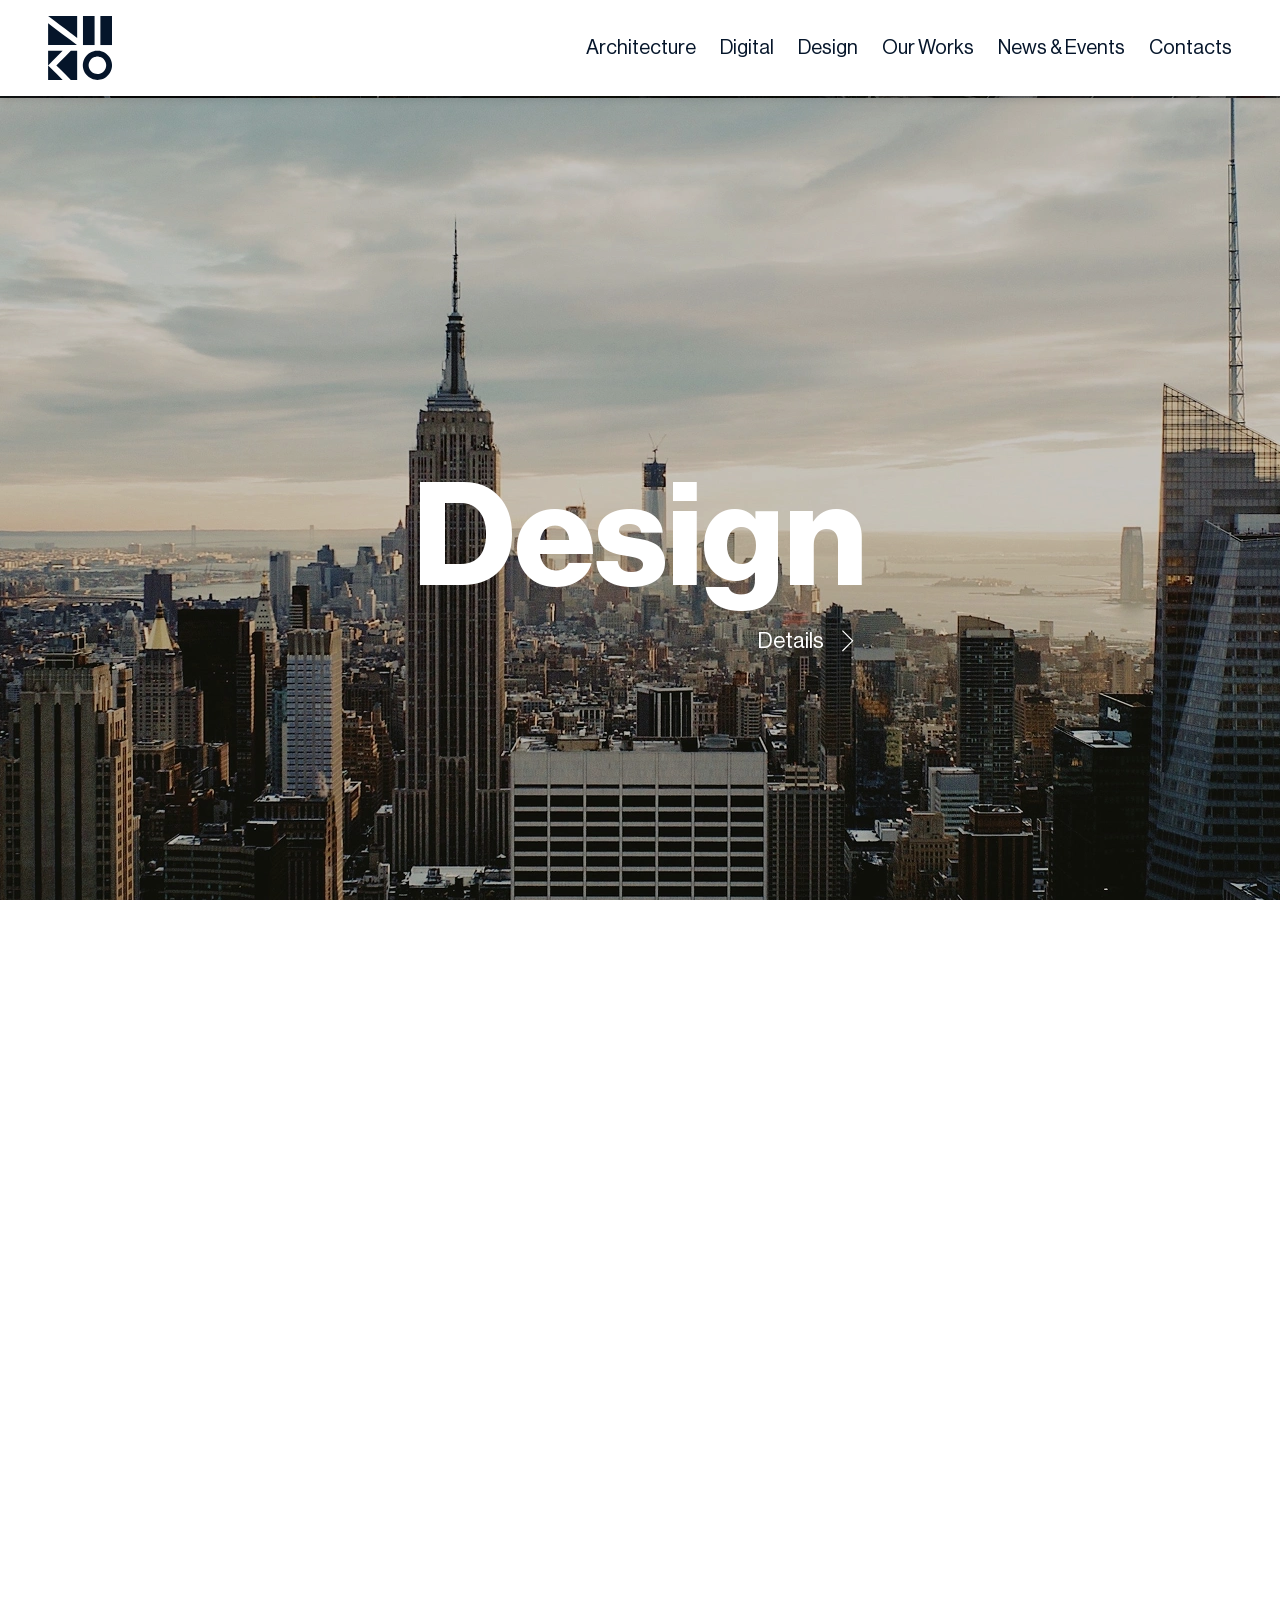
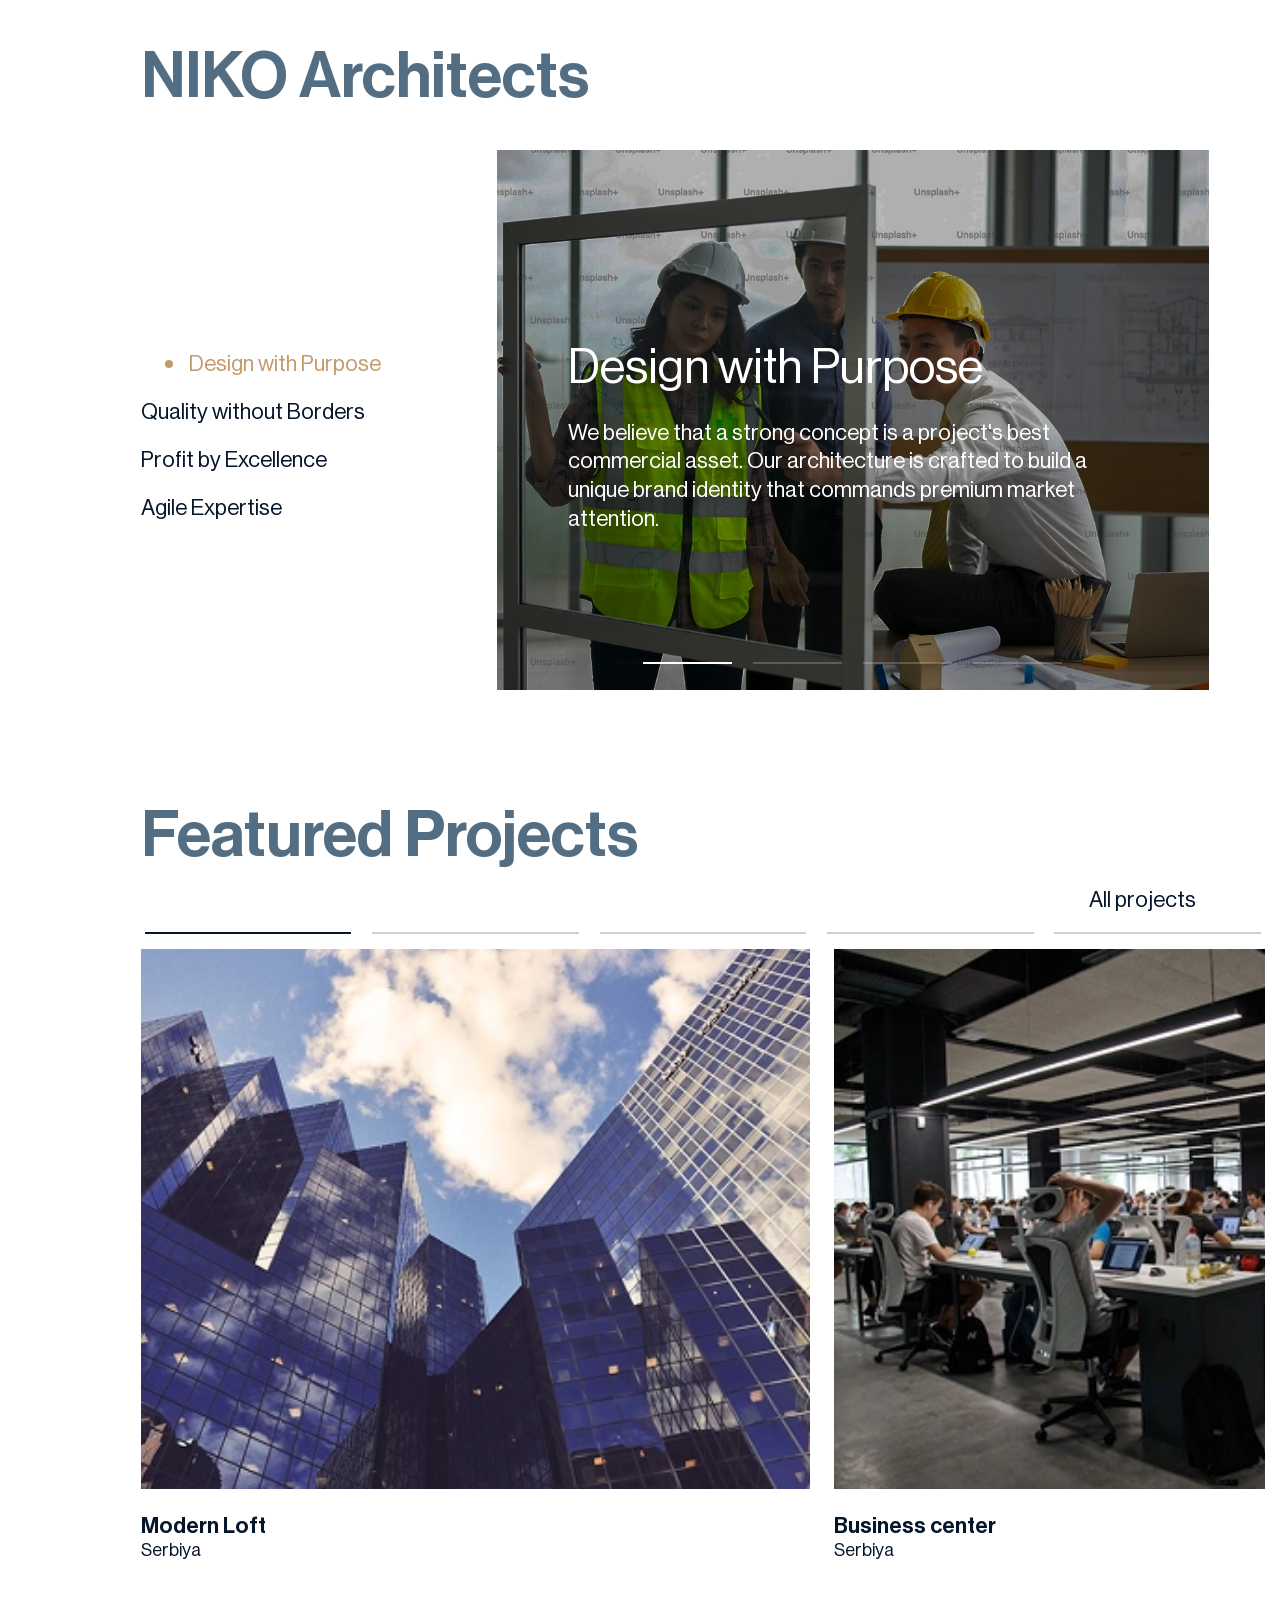
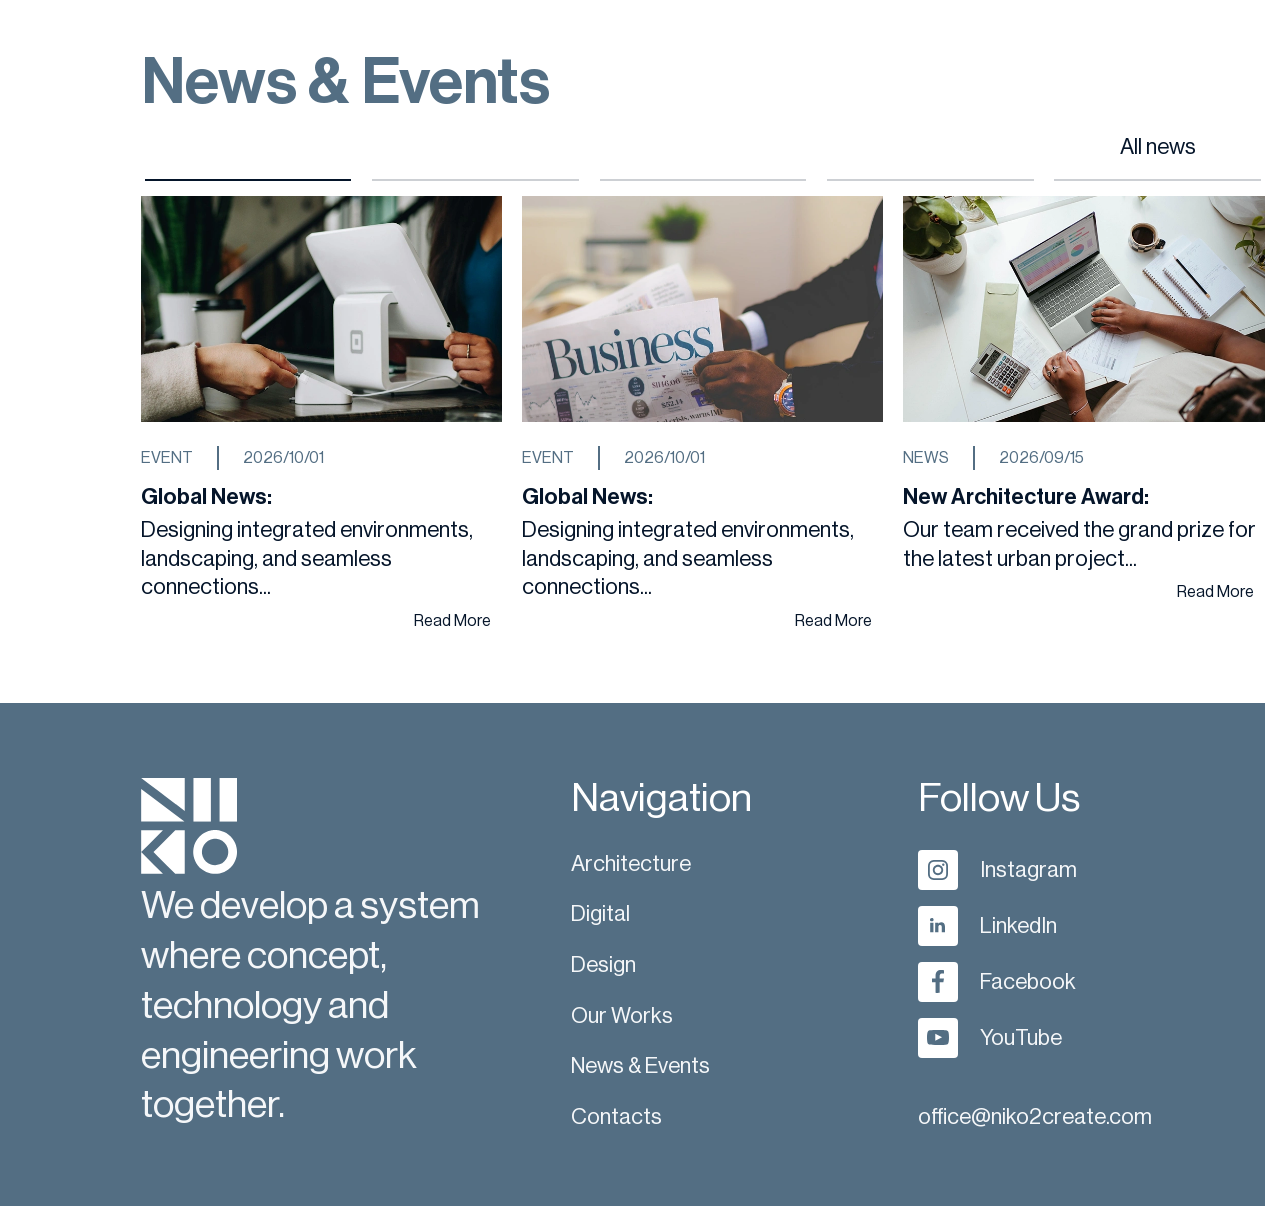
<file: index.html>
<!DOCTYPE html>
<html lang="en">

<head>
  <meta charset="UTF-8">
  <meta name="viewport" content="width=device-width, initial-scale=1.0">
  <title>Niko18</title>
  <link rel="icon" type="image/x-icon" href="favicon.ico">
  <!-- <link href = "https://fonts.cdnfonts.com/css/neue-haas-grotesk-display-pro" rel = "stylesheet"> -->
  <link rel="stylesheet" href="styles/styles.css">
  <link rel="stylesheet" href="https://cdn.jsdelivr.net/npm/swiper@11/swiper-bundle.min.css" />
</head>

<body class="home-page">
  <header class="main-header">
    <a href="index.html" class="header-logo-place">
      <svg version="1.1" id="Слой_1" xmlns="http://www.w3.org/2000/svg" xmlns:xlink="http://www.w3.org/1999/xlink"
        x="0px" y="0px" viewBox="0 0 500 500" style="enable-background:new 0 0 500 500;" xml:space="preserve">
        <g>
          <path class="st0" d="M227.8,0.1v171.2l-45.4-34.2v-0.9h-1.1C123.4,92.6,58.8,43.9,0.9,0.3V0.1H227.8z" />
          <rect x="273.2" y="0.1" class="st0" width="90.7" height="226.8" />
          <rect x="409.3" y="0.1" class="st0" width="90.7" height="226.8" />
          <polygon class="st0" points="46.3,90.9 46.3,91.3 45.7,90.9 	" />
          <polygon class="st0" points="46.3,90.9 46.3,91.3 45.7,90.9 	" />
          <polygon class="st0" points="182.4,136.2 182.4,137.1 181.3,136.2 	" />
          <path class="st0" d="M226.3,227H0.9V57.1C74.1,112.3,153.2,171.9,226.3,227z" />
          <polygon class="st0" points="114.4,272.3 33,353.7 23.6,363.1 0.9,385.8 0.9,272.3 	" />
          <polygon class="st0" points="114.4,499.2 0.9,499.2 0.9,385.8 69,453.8 91.7,476.5 	" />
          <polygon class="st0" points="227.8,272.3 227.8,499.2 178.5,499.2 137.1,457.7 133.2,453.8 87.8,408.4 65.1,385.8 87.8,363.1 
       91.7,359.2 133.1,317.7 178.5,272.3 	" />
          <path class="st0" d="M497.8,363.1c-3.3-16.7-10.2-32.1-20-45.4c-6.5-8.9-14.4-16.8-23.2-23.5c-13.2-10-28.6-17.1-45.4-20.6
       c-2.6-0.5-5.2-1-7.8-1.3c-5-0.7-10.2-1-15.4-1c-5.2,0-10.4,0.4-15.4,1c-2.3,0.3-4.5,0.7-6.8,1.1c-16.7,3.3-32.2,10.3-45.4,20
       c-9.3,6.8-17.4,15-24.2,24.2c-9.8,13.2-16.7,28.6-20,45.4c-0.4,2.2-0.8,4.4-1.1,6.7c-0.7,5.1-1.1,10.2-1.1,15.5s0.4,10.4,1.1,15.5
       c0.3,2.6,0.8,5.2,1.3,7.7c3.5,16.8,10.6,32.2,20.6,45.4c6.7,8.8,14.6,16.6,23.5,23.2c13.2,9.8,28.6,16.7,45.4,20
       c7.2,1.4,14.6,2.2,22.2,2.2c8,0,15.7-0.8,23.2-2.4c16.8-3.5,32.2-10.6,45.4-20.6c8.5-6.4,16-13.9,22.4-22.4
       c10-13.2,17.1-28.6,20.6-45.4c1.6-7.5,2.4-15.3,2.4-23.2C500,377.6,499.3,370.2,497.8,363.1z M450.6,408.4
       c-6.9,19.2-22.1,34.4-41.3,41.3c-7.2,2.6-15.1,4.1-23.2,4.1c-7.8,0-15.2-1.3-22.2-3.7c-19.7-6.7-35.3-22.2-42.4-41.7
       c-1.3-3.6-2.3-7.3-3-11.2c-0.7-3.9-1.1-7.9-1.1-12c0-4.1,0.4-8.1,1.1-12c0.6-3.5,1.5-6.8,2.6-10.1c6.9-20,22.7-35.9,42.8-42.8
       c3.3-1.1,6.7-2,10.1-2.6c3.9-0.7,7.9-1.1,12-1.1s8.1,0.4,12,1.1c3.9,0.7,7.6,1.7,11.2,3c19.5,7,35,22.7,41.7,42.4
       c2.4,7,3.7,14.4,3.7,22.2C454.6,393.4,453.2,401.2,450.6,408.4z" />
        </g>
      </svg>
    </a>
    <nav class="main-nav">
      <ul class="menu-list">
        <a href="architecture.html" class="nav-link">Architecture</a>
        <a href="digital.html" class="nav-link">Digital</a>
        <a href="design.html" class="nav-link">Design</a>
        <a href="catalog.html" class="nav-link">Our Works</a>
        <a href="news.html" class="nav-link">News & Events</a>
        <a href="contacts.html" class="nav-link">Contacts</a>
      </ul>
    </nav>

    <div class="mobile-burger" id="burger">
      <!-- Кнопка Бургер -->
      <span></span>
      <span></span>
      <span></span>
    </div>
    <!-- Полноэкранное мобильное меню -->
    <div class="mobile-menu" id="mobileMenu">
      <nav class="mobile-nav">
        <a href="architecture.html" class="mobile-link">Architecture</a>
        <a href="digital.html" class="mobile-link">Digital</a>
        <a href="design.html" class="mobile-link">Design</a>
        <a href="catalog.html" class="mobile-link">Our Works</a>
        <a href="news.html" class="mobile-link">News & Events</a>
        <a href="contacts.html" class="mobile-link">Contacts</a>
      </nav>
    </div>
  </header>
  <div class="slider" id="mainSlider">
    <!-- Слайд 1 -->
    <section class="slide" id="slide-1">
      <div class="image-container"><img src="images/hero-6.webp" alt=""></div>
    </section>
    <!-- Слайд 2 -->
    <section class="slide" id="slide-2">
      <div class="image-container"><img src="images/hero-2.webp" alt=""></div>
      <div class="slide-content">
        <div class="reveal-content">
          <h2 class="reveal-title">Architecture</h2>

          <a class="reveal-link" href="architecture.html">Details
            <svg width="12" height="24" viewBox="0 0 20 36" fill="none" xmlns="http://www.w3.org/2000/svg">
              <path d="M0.707133 0.70717L17.6777 17.6777L0.707136 34.6483" stroke="white" stroke-width="2" />
            </svg>
          </a>
        </div>
      </div>
    </section>
    <!-- Слайд 3 -->
    <section class="slide" id="slide-3">
      <div class="image-container"><img src="images/hero-4.webp" alt=""></div>
      <div class="slide-content">
        <div class="reveal-content">
          <h2 class="reveal-title">Digital</h2>

          <a class="reveal-link" href="digital.html">Details
            <svg width="12" height="24" viewBox="0 0 20 36" fill="none" xmlns="http://www.w3.org/2000/svg">
              <path d="M0.707133 0.70717L17.6777 17.6777L0.707136 34.6483" stroke="white" stroke-width="2" />
            </svg>
          </a>
        </div>
      </div>
    </section>
    <!-- Слайд 4 -->
    <section class="slide" id="slide-4">
      <div class="image-container"><img src="images/hero-8.webp" alt=""></div>
      <div class="slide-content">
        <div class="reveal-content">
          <h2 class="reveal-title">Design</h2>

          <a class="reveal-link" href="design.html">Details
            <svg width="12" height="24" viewBox="0 0 20 36" fill="none" xmlns="http://www.w3.org/2000/svg">
              <path d="M0.707133 0.70717L17.6777 17.6777L0.707136 34.6483" stroke="white" stroke-width="2" />
            </svg>
          </a>
        </div>
      </div>
    </section>
    <!-- Слайд 5 -->
    <section class="slide" id="slide-5">
      <div class="image-container"><img src="images/hero-5.webp" alt=""></div>
      <div class="slide-content slide-content--5">
        <div class="reveal-content reveal-content--5">
          <h2 class="reveal-title--5 title">We are a multidisciplinary <br>architecture company dedicated <br>to the art
            of
            spatial transformation</h2>
        </div>
      </div>
    </section>
  </div>
  <div id="content-wrapper">
    <section class="about-section" data-scroll-section id="about">
      <h2 class="about-title title">NIKO Architects</h2>

      <div class="about-body">
        <div class="about-right">
          <ul class="about-list">
            <li class="about-item active" data-index="0">Design with Purpose</li>
            <li class="about-item" data-index="1">Quality without Borders</li>
            <li class="about-item" data-index="2">Profit by Excellence</li>
            <li class="about-item" data-index="3">Agile Expertise</li>
          </ul>
        </div>
        <div class="about-left swiper about-slider">
          <div class="swiper-wrapper">
            <div class="swiper-slide">
              <div class="about-card">
                <img src="images/about-1.webp" alt="">
                <div class="about-card-overlay ">
                  <h3>Design with Purpose</h3>
                  <p>We believe that a strong concept is a project's best commercial asset. Our architecture is crafted
                    to build a unique brand identity that commands premium market attention.</p>
                </div>
              </div>
            </div>
            <div class="swiper-slide">
              <div class="about-card">
                <img src="images/about-2.webp" alt="">
                <div class="about-card-overlay">
                  <h3>Quality without Borders</h3>
                  <p> We bridge local ambition with global standards. By applying international benchmarks to every
                    detail, we deliver complex, high-end projects that stand the test of time.</p>
                </div>
              </div>
            </div>
            <div class="swiper-slide">
              <div class="about-card">
                <img src="images/about-3.webp" alt="">
                <div class="about-card-overlay">
                  <h3>Profit by Excellence</h3>
                  <p>We prove that bold vision and developer goals are not at odds. Our approach optimizes every square
                    meter, turning ambitious aesthetics into measurable financial success.</p>
                </div>
              </div>
            </div>
            <div class="swiper-slide">
              <div class="about-card">
                <img src="images/about-4.webp" alt="">
                <div class="about-card-overlay">
                  <h3>Agile Expertise</h3>
                  <p>We tackle large-scale urban challenges through a tight-knit synergy of architects, urbanists, and
                    product experts, ensuring a holistic perspective from the first sketch to the final brick.</p>
                </div>
              </div>
            </div>
          </div>
          <div class="about-pagination"></div>
          <!-- <div class="about-nav">
            <div class="swiper-button-prev about-button-prev"><svg width="36" height="20" viewBox="0 0 36 20"
                fill="none" xmlns="http://www.w3.org/2000/svg">
                <path d="M34.6483 0.707135L17.6777 17.6777L0.707172 0.707135" stroke="white" stroke-width="1" />
              </svg></div>
            <div class="swiper-button-next about-button-next"><svg width="36" height="20" viewBox="0 0 36 20"
                fill="none" xmlns="http://www.w3.org/2000/svg">
                <path d="M34.6483 0.707135L17.6777 17.6777L0.707172 0.707135" stroke="white" stroke-width="1" />
              </svg></div>
          </div> -->
        </div>
      </div>
    </section>
    <section class="projects-section" data-scroll-section id="works">
      <h2 class="projects-title title">Featured Projects</h2>
      <a class="projects-link-page" href="catalog.html">All projects</a>
      <!-- 1. ПУСТОЙ КОНТЕЙНЕР ДЛЯ SWIPER -->
      <div class="projects-pagination"></div>
      <div class="projects-container swiper">
        <div class="swiper-wrapper" id="projects-wrapper">
          <!-- Сюда JS будет копировать карточки -->
        </div>
      </div>
    </section>
    <section class="news-section" id="news">
      <h2 class="news-title title">News & Events</h2>
      <a class="news-link-page" href="news.html">All news</a>
      <!-- Оболочка Swiper -->
      <div class="news-pagination"></div>
      <div class="news-container swiper">
        <!-- id="news-wrapper" — это "магнит" для нашего скрипта -->
        <div class="swiper-wrapper" id="news-wrapper">
          <!-- Карточки прилетят сюда из JSON автоматически -->
        </div>
      </div>
    </section>
  </div>
  <footer class="footer">
    <div class="footer__body">
      <div class="footer__col footer__col--1">
        <a class="footer__logo" href="index.html">
          <svg version="1.1" xmlns="http://www.w3.org/2000/svg" xmlns:xlink="http://www.w3.org/1999/xlink" x="0px"
            y="0px" viewBox="0 0 500 500"  xml:space="preserve">
            <g>
              <path  d="M227.8,0.1v171.2l-45.4-34.2v-0.9h-1.1C123.4,92.6,58.8,43.9,0.9,0.3V0.1H227.8z" />
              <rect x="273.2" y="0.1"  width="90.7" height="226.8" />
              <rect x="409.3" y="0.1"  width="90.7" height="226.8" />
              <polygon  points="46.3,90.9 46.3,91.3 45.7,90.9 	" />
              <polygon  points="46.3,90.9 46.3,91.3 45.7,90.9 	" />
              <polygon  points="182.4,136.2 182.4,137.1 181.3,136.2 	" />
              <path  d="M226.3,227H0.9V57.1C74.1,112.3,153.2,171.9,226.3,227z" />
              <polygon  points="114.4,272.3 33,353.7 23.6,363.1 0.9,385.8 0.9,272.3 	" />
              <polygon  points="114.4,499.2 0.9,499.2 0.9,385.8 69,453.8 91.7,476.5 	" />
              <polygon  points="227.8,272.3 227.8,499.2 178.5,499.2 137.1,457.7 133.2,453.8 87.8,408.4 65.1,385.8 87.8,363.1 
       91.7,359.2 133.1,317.7 178.5,272.3 	" />
              <path  d="M497.8,363.1c-3.3-16.7-10.2-32.1-20-45.4c-6.5-8.9-14.4-16.8-23.2-23.5c-13.2-10-28.6-17.1-45.4-20.6
       c-2.6-0.5-5.2-1-7.8-1.3c-5-0.7-10.2-1-15.4-1c-5.2,0-10.4,0.4-15.4,1c-2.3,0.3-4.5,0.7-6.8,1.1c-16.7,3.3-32.2,10.3-45.4,20
       c-9.3,6.8-17.4,15-24.2,24.2c-9.8,13.2-16.7,28.6-20,45.4c-0.4,2.2-0.8,4.4-1.1,6.7c-0.7,5.1-1.1,10.2-1.1,15.5s0.4,10.4,1.1,15.5
       c0.3,2.6,0.8,5.2,1.3,7.7c3.5,16.8,10.6,32.2,20.6,45.4c6.7,8.8,14.6,16.6,23.5,23.2c13.2,9.8,28.6,16.7,45.4,20
       c7.2,1.4,14.6,2.2,22.2,2.2c8,0,15.7-0.8,23.2-2.4c16.8-3.5,32.2-10.6,45.4-20.6c8.5-6.4,16-13.9,22.4-22.4
       c10-13.2,17.1-28.6,20.6-45.4c1.6-7.5,2.4-15.3,2.4-23.2C500,377.6,499.3,370.2,497.8,363.1z M450.6,408.4
       c-6.9,19.2-22.1,34.4-41.3,41.3c-7.2,2.6-15.1,4.1-23.2,4.1c-7.8,0-15.2-1.3-22.2-3.7c-19.7-6.7-35.3-22.2-42.4-41.7
       c-1.3-3.6-2.3-7.3-3-11.2c-0.7-3.9-1.1-7.9-1.1-12c0-4.1,0.4-8.1,1.1-12c0.6-3.5,1.5-6.8,2.6-10.1c6.9-20,22.7-35.9,42.8-42.8
       c3.3-1.1,6.7-2,10.1-2.6c3.9-0.7,7.9-1.1,12-1.1s8.1,0.4,12,1.1c3.9,0.7,7.6,1.7,11.2,3c19.5,7,35,22.7,41.7,42.4
       c2.4,7,3.7,14.4,3.7,22.2C454.6,393.4,453.2,401.2,450.6,408.4z" />
            </g>
          </svg>
        </a>
        <div class="footer__appeal">
          We develop a system where concept, technology and engineering work together.
        </div>
      </div>

      <div class="footer__col">
        <div class="footer__col-title">Navigation</div>
        <ul class="footer__menu-list">
          <li class="footer__menu-item"><a href="architecture.html" class="footer__menu-link">Architecture</a></li>
          <li class="footer__menu-item"><a href="digital.html" class="footer__menu-link">Digital</a></li>
          <li class="footer__menu-item"><a href="design.html" class="footer__menu-link">Design</a></li>
          <li class="footer__menu-item"><a href="catalog.html" class="footer__menu-link">Our Works</a></li>
          <li class="footer__menu-item"><a href="news.html" class="footer__menu-link">News & Events</a></li>
          <li class="footer__menu-item"><a href="contacts.html" class="footer__menu-link">Contacts</a></li>
        </ul>
      </div>
      <div class="footer__col">
        <div class="footer__col-title">Follow Us</div>
        <ul class="footer__soc1als-list">
          <li class="footer__soc1als-item">
            <a class="footer__soc1als-link" href="/">
              <div class="footer__svg-wrapper">
                <svg width="20" height="20" viewBox="0 0 20 20" fill="none" xmlns="http://www.w3.org/2000/svg">
                  <path
                    d="M10 1.80723C12.6506 1.80723 13.0121 1.80723 14.0964 1.80723C15.0602 1.80723 15.5422 2.04819 15.9036 2.16868C16.3855 2.40964 16.747 2.53012 17.1084 2.89157C17.4699 3.25301 17.7108 3.61446 17.8313 4.09639C17.9518 4.45783 18.0723 4.93976 18.1928 5.90362C18.1928 6.98795 18.1928 7.22892 18.1928 10C18.1928 12.7711 18.1928 13.0121 18.1928 14.0964C18.1928 15.0602 17.9518 15.5422 17.8313 15.9036C17.5904 16.3855 17.4699 16.747 17.1084 17.1084C16.747 17.4699 16.3855 17.7108 15.9036 17.8313C15.5422 17.9518 15.0602 18.0723 14.0964 18.1928C13.0121 18.1928 12.7711 18.1928 10 18.1928C7.22892 18.1928 6.98795 18.1928 5.90362 18.1928C4.93976 18.1928 4.45783 17.9518 4.09639 17.8313C3.61446 17.5904 3.25301 17.4699 2.89157 17.1084C2.53012 16.747 2.28916 16.3855 2.16868 15.9036C2.04819 15.5422 1.92771 15.0602 1.80723 14.0964C1.80723 13.0121 1.80723 12.7711 1.80723 10C1.80723 7.22892 1.80723 6.98795 1.80723 5.90362C1.80723 4.93976 2.04819 4.45783 2.16868 4.09639C2.40964 3.61446 2.53012 3.25301 2.89157 2.89157C3.25301 2.53012 3.61446 2.28916 4.09639 2.16868C4.45783 2.04819 4.93976 1.92771 5.90362 1.80723C6.98795 1.80723 7.3494 1.80723 10 1.80723ZM10 0C7.22892 0 6.98795 0 5.90362 0C4.81928 0 4.09639 0.240965 3.49398 0.481928C2.89157 0.722892 2.28916 1.08434 1.68675 1.68675C1.08434 2.28916 0.843374 2.77109 0.481928 3.49398C0.240965 4.09639 0.120482 4.81928 0 5.90362C0 6.98795 0 7.3494 0 10C0 12.7711 0 13.0121 0 14.0964C0 15.1807 0.240965 15.9036 0.481928 16.506C0.722892 17.1084 1.08434 17.7108 1.68675 18.3133C2.28916 18.9157 2.77109 19.1566 3.49398 19.5181C4.09639 19.759 4.81928 19.8795 5.90362 20C6.98795 20 7.3494 20 10 20C12.6506 20 13.0121 20 14.0964 20C15.1807 20 15.9036 19.759 16.506 19.5181C17.1084 19.2771 17.7108 18.9157 18.3133 18.3133C18.9157 17.7108 19.1566 17.2289 19.5181 16.506C19.759 15.9036 19.8795 15.1807 20 14.0964C20 13.0121 20 12.6506 20 10C20 7.3494 20 6.98795 20 5.90362C20 4.81928 19.759 4.09639 19.5181 3.49398C19.2771 2.89157 18.9157 2.28916 18.3133 1.68675C17.7108 1.08434 17.2289 0.843374 16.506 0.481928C15.9036 0.240965 15.1807 0.120482 14.0964 0C13.0121 0 12.7711 0 10 0Z"
                    fill="#536E83" />
                  <path
                    d="M10 4.81928C7.10843 4.81928 4.81928 7.10843 4.81928 10C4.81928 12.8916 7.10843 15.1807 10 15.1807C12.8916 15.1807 15.1807 12.8916 15.1807 10C15.1807 7.10843 12.8916 4.81928 10 4.81928ZM10 13.3735C8.19277 13.3735 6.62651 11.9277 6.62651 10C6.62651 8.19277 8.07229 6.62651 10 6.62651C11.8072 6.62651 13.3735 8.07229 13.3735 10C13.3735 11.8072 11.8072 13.3735 10 13.3735Z"
                    fill="#536E83" />
                  <path
                    d="M15.3012 5.90362C15.9666 5.90362 16.506 5.3642 16.506 4.6988C16.506 4.03339 15.9666 3.49398 15.3012 3.49398C14.6358 3.49398 14.0964 4.03339 14.0964 4.6988C14.0964 5.3642 14.6358 5.90362 15.3012 5.90362Z"
                    fill="#536E83" />
                </svg>
              </div>
              Instagram
            </a>
          </li>
          <li class="footer__soc1als-item">
            <a class="footer__soc1als-link" href="/">
              <div class="footer__svg-wrapper">
                <svg width="15" height="15" viewBox="0 0 15 15" fill="none" xmlns="http://www.w3.org/2000/svg">
                  <path
                    d="M15 8.7444V14.2601H11.7713V9.08072C11.7713 7.80269 11.3004 6.92825 10.157 6.92825C9.28251 6.92825 8.74439 7.53363 8.5426 8.07175C8.47534 8.27354 8.40807 8.5426 8.40807 8.87892V14.2601H5.17937C5.17937 14.2601 5.24664 5.5157 5.17937 4.64126H8.40807V5.98655C8.81166 5.3139 9.61883 4.3722 11.3004 4.3722C13.3856 4.3722 15 5.78475 15 8.7444ZM1.81614 0C0.739908 0 0 0.73991 0 1.68161C0 2.62332 0.672645 3.36323 1.74888 3.36323C2.89238 3.36323 3.56502 2.62332 3.56502 1.68161C3.63229 0.672646 2.95964 0 1.81614 0ZM0.201793 14.2601H3.43049V4.64126H0.201793V14.2601Z"
                    fill="#536E83" />
                </svg>
              </div>
              LinkedIn
            </a>
          </li>
          <li class="footer__soc1als-item">
            <a class="footer__soc1als-link" href="/">
              <div class="footer__svg-wrapper">
                <svg width="12" height="23" viewBox="0 0 12 23" fill="none" xmlns="http://www.w3.org/2000/svg">
                  <path
                    d="M7.65708 12.3648H11.3793L11.9637 8.56055H7.65632V6.48134C7.65632 4.90099 8.16957 3.49962 9.63891 3.49962H12V0.179741C11.5852 0.123382 10.7078 0 9.04996 0C5.58819 0 3.55867 1.8393 3.55867 6.0297V8.56055H0V12.3648H3.55867V22.821C4.26344 22.9276 4.97729 23 5.71007 23C6.37245 23 7.01893 22.9391 7.65708 22.8522V12.3648Z"
                    fill="#536E83" />
                </svg>
              </div>
              Facebook
            </a>
          </li>
          <li class="footer__soc1als-item">
            <a class="footer__soc1als-link" href="/">
              <div class="footer__svg-wrapper">
                <svg width="22" height="15" viewBox="0 0 22 15" fill="none" xmlns="http://www.w3.org/2000/svg">
                  <path fill-rule="evenodd" clip-rule="evenodd"
                    d="M2.26249 14.5568C1.87023 14.4408 1.51232 14.2343 1.21896 13.9549C0.925599 13.6754 0.705403 13.3312 0.576947 12.9512C-0.157079 10.9874 -0.374569 2.78693 1.03911 1.16807C1.50961 0.641449 2.17389 0.317218 2.88777 0.265759C6.68024 -0.13232 18.3975 -0.0792426 19.7432 0.398453C20.1217 0.518323 20.4675 0.720256 20.7547 0.989122C21.0419 1.25799 21.263 1.58681 21.4015 1.95096C22.2035 3.98117 22.2307 11.3589 21.2928 13.3095C21.044 13.8173 20.6275 14.2285 20.1102 14.4772C18.6965 15.1672 4.13833 15.1539 2.26249 14.5568ZM8.28422 10.7087L15.0808 7.25869L8.28422 3.78213V10.7087Z"
                    fill="#536E83" />
                </svg>
              </div>
              YouTube
            </a>
          </li>
        </ul>
        <a href="mailto:office@niko2create.com" class="footer__menu-email">office@niko2create.com</a>
      </div>

    </div>
    <!-- <div class="footer__bottom">
      <small class="footer__copy">
        © 2026 Niko. Все права защищены.
      </small>
      <a class="footer__additional" href="#">Политика конфиденциальности</a>
      <a class="footer__additional" href="#">Условия использования</a>
    </div> -->
  </footer>
  <div class="cube-viewport">
    <div class="cube" id="hero-cube">
      <div class="side front active-side">
        <div class="side-image">
          <svg version="1.1" xmlns="http://www.w3.org/2000/svg" xmlns:xlink="http://www.w3.org/1999/xlink" x="0px"
            y="0px" viewBox="0 0 500 500" style="enable-background:new 0 0 500 500;" xml:space="preserve">
            <g>
              <path class="st0" d="M227.8,0.1v171.2l-45.4-34.2v-0.9h-1.1C123.4,92.6,58.8,43.9,0.9,0.3V0.1H227.8z" />
              <rect x="273.2" y="0.1" class="st0" width="90.7" height="226.8" />
              <rect x="409.3" y="0.1" class="st0" width="90.7" height="226.8" />
              <polygon class="st0" points="46.3,90.9 46.3,91.3 45.7,90.9 	" />
              <polygon class="st0" points="46.3,90.9 46.3,91.3 45.7,90.9 	" />
              <polygon class="st0" points="182.4,136.2 182.4,137.1 181.3,136.2 	" />
              <path class="st0" d="M226.3,227H0.9V57.1C74.1,112.3,153.2,171.9,226.3,227z" />
              <polygon class="st0" points="114.4,272.3 33,353.7 23.6,363.1 0.9,385.8 0.9,272.3 	" />
              <polygon class="st0" points="114.4,499.2 0.9,499.2 0.9,385.8 69,453.8 91.7,476.5 	" />
              <polygon class="st0" points="227.8,272.3 227.8,499.2 178.5,499.2 137.1,457.7 133.2,453.8 87.8,408.4 65.1,385.8 87.8,363.1 
           91.7,359.2 133.1,317.7 178.5,272.3 	" />
              <path class="st0" d="M497.8,363.1c-3.3-16.7-10.2-32.1-20-45.4c-6.5-8.9-14.4-16.8-23.2-23.5c-13.2-10-28.6-17.1-45.4-20.6
           c-2.6-0.5-5.2-1-7.8-1.3c-5-0.7-10.2-1-15.4-1c-5.2,0-10.4,0.4-15.4,1c-2.3,0.3-4.5,0.7-6.8,1.1c-16.7,3.3-32.2,10.3-45.4,20
           c-9.3,6.8-17.4,15-24.2,24.2c-9.8,13.2-16.7,28.6-20,45.4c-0.4,2.2-0.8,4.4-1.1,6.7c-0.7,5.1-1.1,10.2-1.1,15.5s0.4,10.4,1.1,15.5
           c0.3,2.6,0.8,5.2,1.3,7.7c3.5,16.8,10.6,32.2,20.6,45.4c6.7,8.8,14.6,16.6,23.5,23.2c13.2,9.8,28.6,16.7,45.4,20
           c7.2,1.4,14.6,2.2,22.2,2.2c8,0,15.7-0.8,23.2-2.4c16.8-3.5,32.2-10.6,45.4-20.6c8.5-6.4,16-13.9,22.4-22.4
           c10-13.2,17.1-28.6,20.6-45.4c1.6-7.5,2.4-15.3,2.4-23.2C500,377.6,499.3,370.2,497.8,363.1z M450.6,408.4
           c-6.9,19.2-22.1,34.4-41.3,41.3c-7.2,2.6-15.1,4.1-23.2,4.1c-7.8,0-15.2-1.3-22.2-3.7c-19.7-6.7-35.3-22.2-42.4-41.7
           c-1.3-3.6-2.3-7.3-3-11.2c-0.7-3.9-1.1-7.9-1.1-12c0-4.1,0.4-8.1,1.1-12c0.6-3.5,1.5-6.8,2.6-10.1c6.9-20,22.7-35.9,42.8-42.8
           c3.3-1.1,6.7-2,10.1-2.6c3.9-0.7,7.9-1.1,12-1.1s8.1,0.4,12,1.1c3.9,0.7,7.6,1.7,11.2,3c19.5,7,35,22.7,41.7,42.4
           c2.4,7,3.7,14.4,3.7,22.2C454.6,393.4,453.2,401.2,450.6,408.4z" />
            </g>
          </svg>
        </div>
      </div>
      <div class="side top">
        <div class="side-image--2">
          <svg width="346" height="99" viewBox="0 0 346 99" fill="none" xmlns="http://www.w3.org/2000/svg">
            <path
              d="M1.5 94.684V3.164H28.252L58.204 54.62H58.46V3.164H84.316V94.684H56.668L27.612 42.844H27.356V94.684H1.5ZM108.175 94.684V3.164H134.927V94.684H108.175ZM158.725 94.684V3.164H185.477V33.116L213.125 3.164H243.845L209.669 40.028L245.765 94.684H214.661L191.365 58.46L185.477 65.116V94.684H158.725ZM331.694 83.548C323.161 92.4227 311.897 96.86 297.902 96.86C283.907 96.86 272.686 92.4227 264.238 83.548C255.79 74.588 251.566 63.1533 251.566 49.244C251.566 35.3347 255.79 23.9 264.238 14.94C272.686 5.98 283.907 1.5 297.902 1.5C311.897 1.5 323.161 5.98 331.694 14.94C340.227 23.9 344.494 35.3347 344.494 49.244C344.494 63.1533 340.227 74.588 331.694 83.548ZM283.694 68.188C287.022 73.052 291.801 75.484 298.03 75.484C304.259 75.484 309.038 73.052 312.366 68.188C315.694 63.324 317.358 57.0093 317.358 49.244C317.358 41.4787 315.694 35.164 312.366 30.3C309.038 25.3507 304.259 22.876 298.03 22.876C291.801 22.876 287.022 25.3507 283.694 30.3C280.366 35.164 278.702 41.4787 278.702 49.244C278.702 57.0093 280.366 63.324 283.694 68.188Z"
              stroke-width="2" stroke-linejoin="round" />
          </svg>
        </div>
      </div>
      <div class="side back">
        <div class="side-image">
          <svg version="1.1" id="Слой_2" xmlns="http://www.w3.org/2000/svg" xmlns:xlink="http://www.w3.org/1999/xlink"
            x="0px" y="0px" viewBox="0 0 500 500" style="enable-background:new 0 0 500 500;" xml:space="preserve">
            <g>
              <path class="st0" d="M227.8,0.1v171.2l-45.4-34.2v-0.9h-1.1C123.4,92.6,58.8,43.9,0.9,0.3V0.1H227.8z" />
              <rect x="273.2" y="0.1" class="st0" width="90.7" height="226.8" />
              <rect x="409.3" y="0.1" class="st0" width="90.7" height="226.8" />
              <polygon class="st0" points="46.3,90.9 46.3,91.3 45.7,90.9 	" />
              <polygon class="st0" points="46.3,90.9 46.3,91.3 45.7,90.9 	" />
              <polygon class="st0" points="182.4,136.2 182.4,137.1 181.3,136.2 	" />
              <path class="st0" d="M226.3,227H0.9V57.1C74.1,112.3,153.2,171.9,226.3,227z" />
              <polygon class="st0" points="114.4,272.3 33,353.7 23.6,363.1 0.9,385.8 0.9,272.3 	" />
              <polygon class="st0" points="114.4,499.2 0.9,499.2 0.9,385.8 69,453.8 91.7,476.5 	" />
              <polygon class="st0" points="227.8,272.3 227.8,499.2 178.5,499.2 137.1,457.7 133.2,453.8 87.8,408.4 65.1,385.8 87.8,363.1 
           91.7,359.2 133.1,317.7 178.5,272.3 	" />
              <path class="st0" d="M497.8,363.1c-3.3-16.7-10.2-32.1-20-45.4c-6.5-8.9-14.4-16.8-23.2-23.5c-13.2-10-28.6-17.1-45.4-20.6
           c-2.6-0.5-5.2-1-7.8-1.3c-5-0.7-10.2-1-15.4-1c-5.2,0-10.4,0.4-15.4,1c-2.3,0.3-4.5,0.7-6.8,1.1c-16.7,3.3-32.2,10.3-45.4,20
           c-9.3,6.8-17.4,15-24.2,24.2c-9.8,13.2-16.7,28.6-20,45.4c-0.4,2.2-0.8,4.4-1.1,6.7c-0.7,5.1-1.1,10.2-1.1,15.5s0.4,10.4,1.1,15.5
           c0.3,2.6,0.8,5.2,1.3,7.7c3.5,16.8,10.6,32.2,20.6,45.4c6.7,8.8,14.6,16.6,23.5,23.2c13.2,9.8,28.6,16.7,45.4,20
           c7.2,1.4,14.6,2.2,22.2,2.2c8,0,15.7-0.8,23.2-2.4c16.8-3.5,32.2-10.6,45.4-20.6c8.5-6.4,16-13.9,22.4-22.4
           c10-13.2,17.1-28.6,20.6-45.4c1.6-7.5,2.4-15.3,2.4-23.2C500,377.6,499.3,370.2,497.8,363.1z M450.6,408.4
           c-6.9,19.2-22.1,34.4-41.3,41.3c-7.2,2.6-15.1,4.1-23.2,4.1c-7.8,0-15.2-1.3-22.2-3.7c-19.7-6.7-35.3-22.2-42.4-41.7
           c-1.3-3.6-2.3-7.3-3-11.2c-0.7-3.9-1.1-7.9-1.1-12c0-4.1,0.4-8.1,1.1-12c0.6-3.5,1.5-6.8,2.6-10.1c6.9-20,22.7-35.9,42.8-42.8
           c3.3-1.1,6.7-2,10.1-2.6c3.9-0.7,7.9-1.1,12-1.1s8.1,0.4,12,1.1c3.9,0.7,7.6,1.7,11.2,3c19.5,7,35,22.7,41.7,42.4
           c2.4,7,3.7,14.4,3.7,22.2C454.6,393.4,453.2,401.2,450.6,408.4z" />
            </g>
          </svg>
        </div>
      </div>
      <div class="side bottom">
        <div class="side-image--2">
          <svg width="346" height="99" viewBox="0 0 346 99" fill="none" xmlns="http://www.w3.org/2000/svg">
            <path
              d="M1.5 94.684V3.164H28.252L58.204 54.62H58.46V3.164H84.316V94.684H56.668L27.612 42.844H27.356V94.684H1.5ZM108.175 94.684V3.164H134.927V94.684H108.175ZM158.725 94.684V3.164H185.477V33.116L213.125 3.164H243.845L209.669 40.028L245.765 94.684H214.661L191.365 58.46L185.477 65.116V94.684H158.725ZM331.694 83.548C323.161 92.4227 311.897 96.86 297.902 96.86C283.907 96.86 272.686 92.4227 264.238 83.548C255.79 74.588 251.566 63.1533 251.566 49.244C251.566 35.3347 255.79 23.9 264.238 14.94C272.686 5.98 283.907 1.5 297.902 1.5C311.897 1.5 323.161 5.98 331.694 14.94C340.227 23.9 344.494 35.3347 344.494 49.244C344.494 63.1533 340.227 74.588 331.694 83.548ZM283.694 68.188C287.022 73.052 291.801 75.484 298.03 75.484C304.259 75.484 309.038 73.052 312.366 68.188C315.694 63.324 317.358 57.0093 317.358 49.244C317.358 41.4787 315.694 35.164 312.366 30.3C309.038 25.3507 304.259 22.876 298.03 22.876C291.801 22.876 287.022 25.3507 283.694 30.3C280.366 35.164 278.702 41.4787 278.702 49.244C278.702 57.0093 280.366 63.324 283.694 68.188Z"
              stroke-width="2" stroke-linejoin="round" />
          </svg>
        </div>
      </div>
    </div>
  </div>
  <script src="https://cdn.jsdelivr.net/npm/swiper@11/swiper-bundle.min.js"
    onload="window.isSwiperReady = true; if(window.initMySite) window.initMySite();">
    </script>
  <script src="js/main.js"></script>
  <script src="js/common.js"></script>
</body>

</html>
</file>
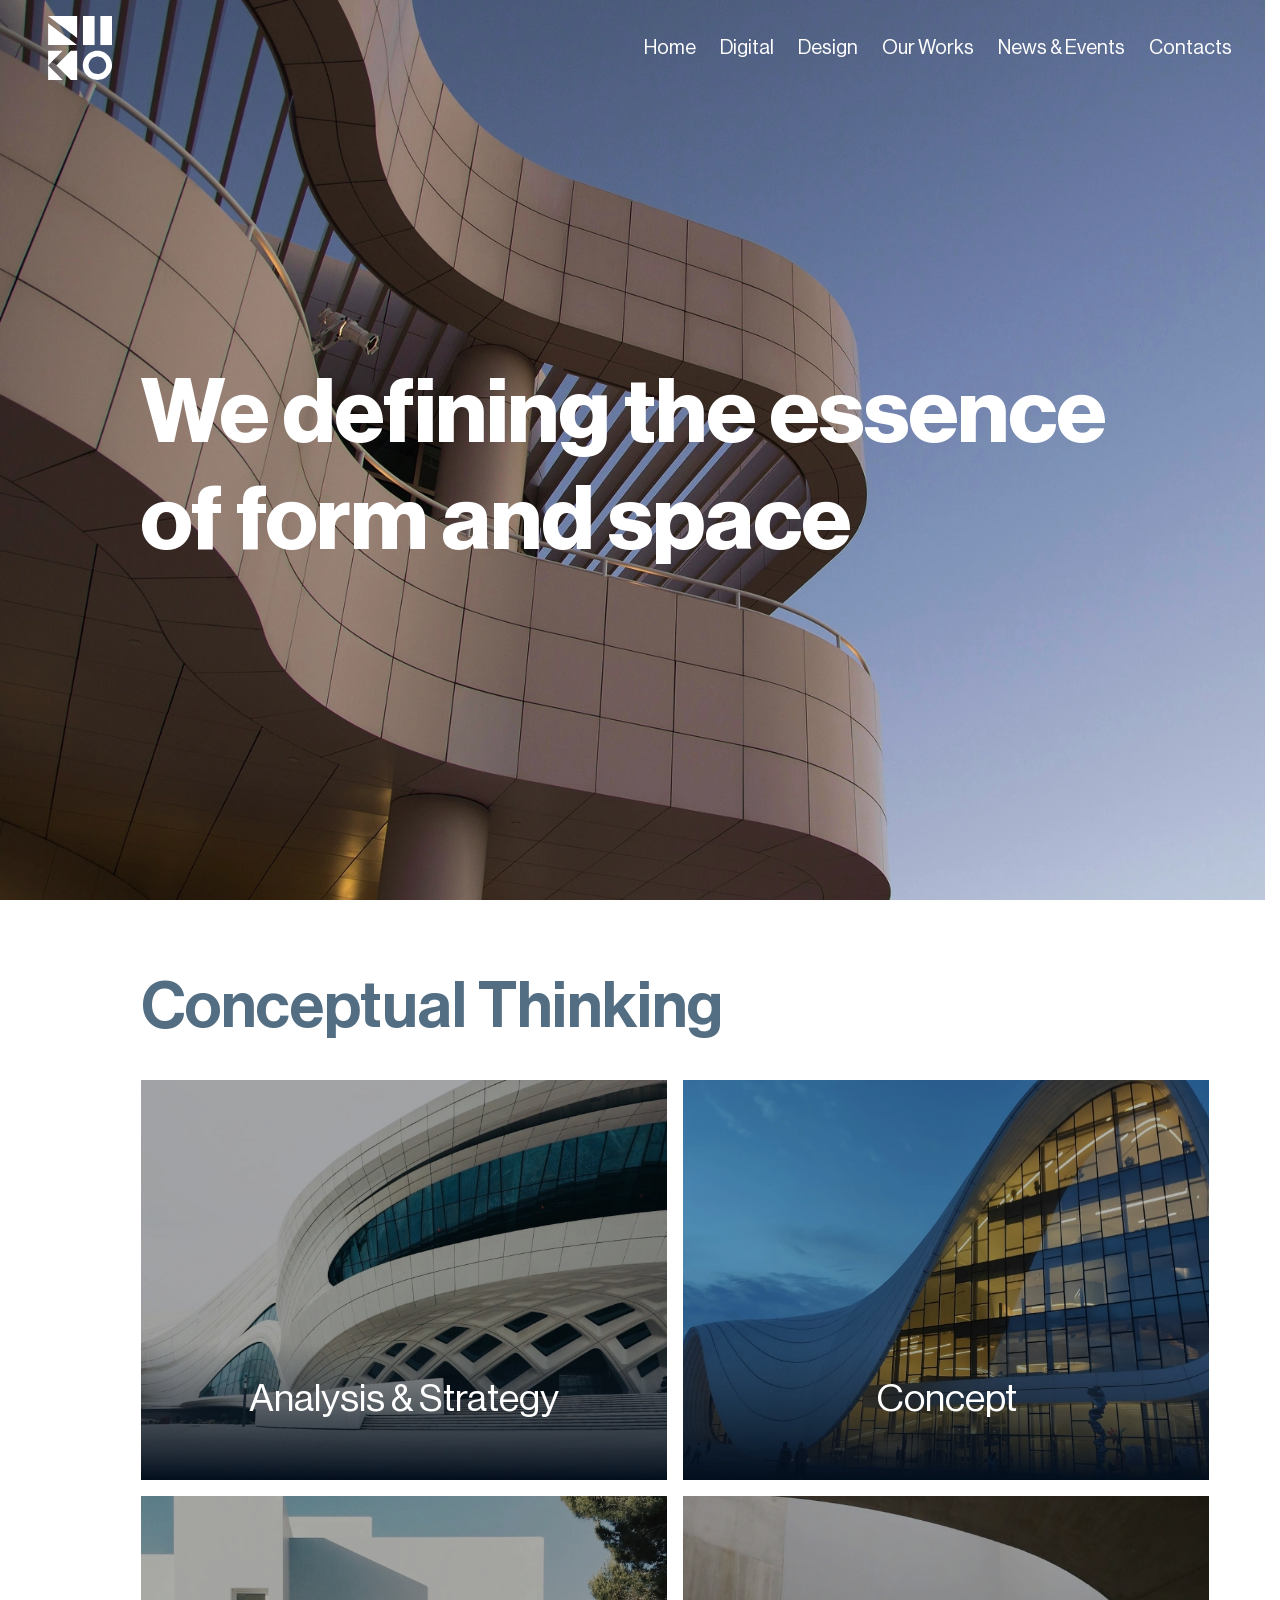
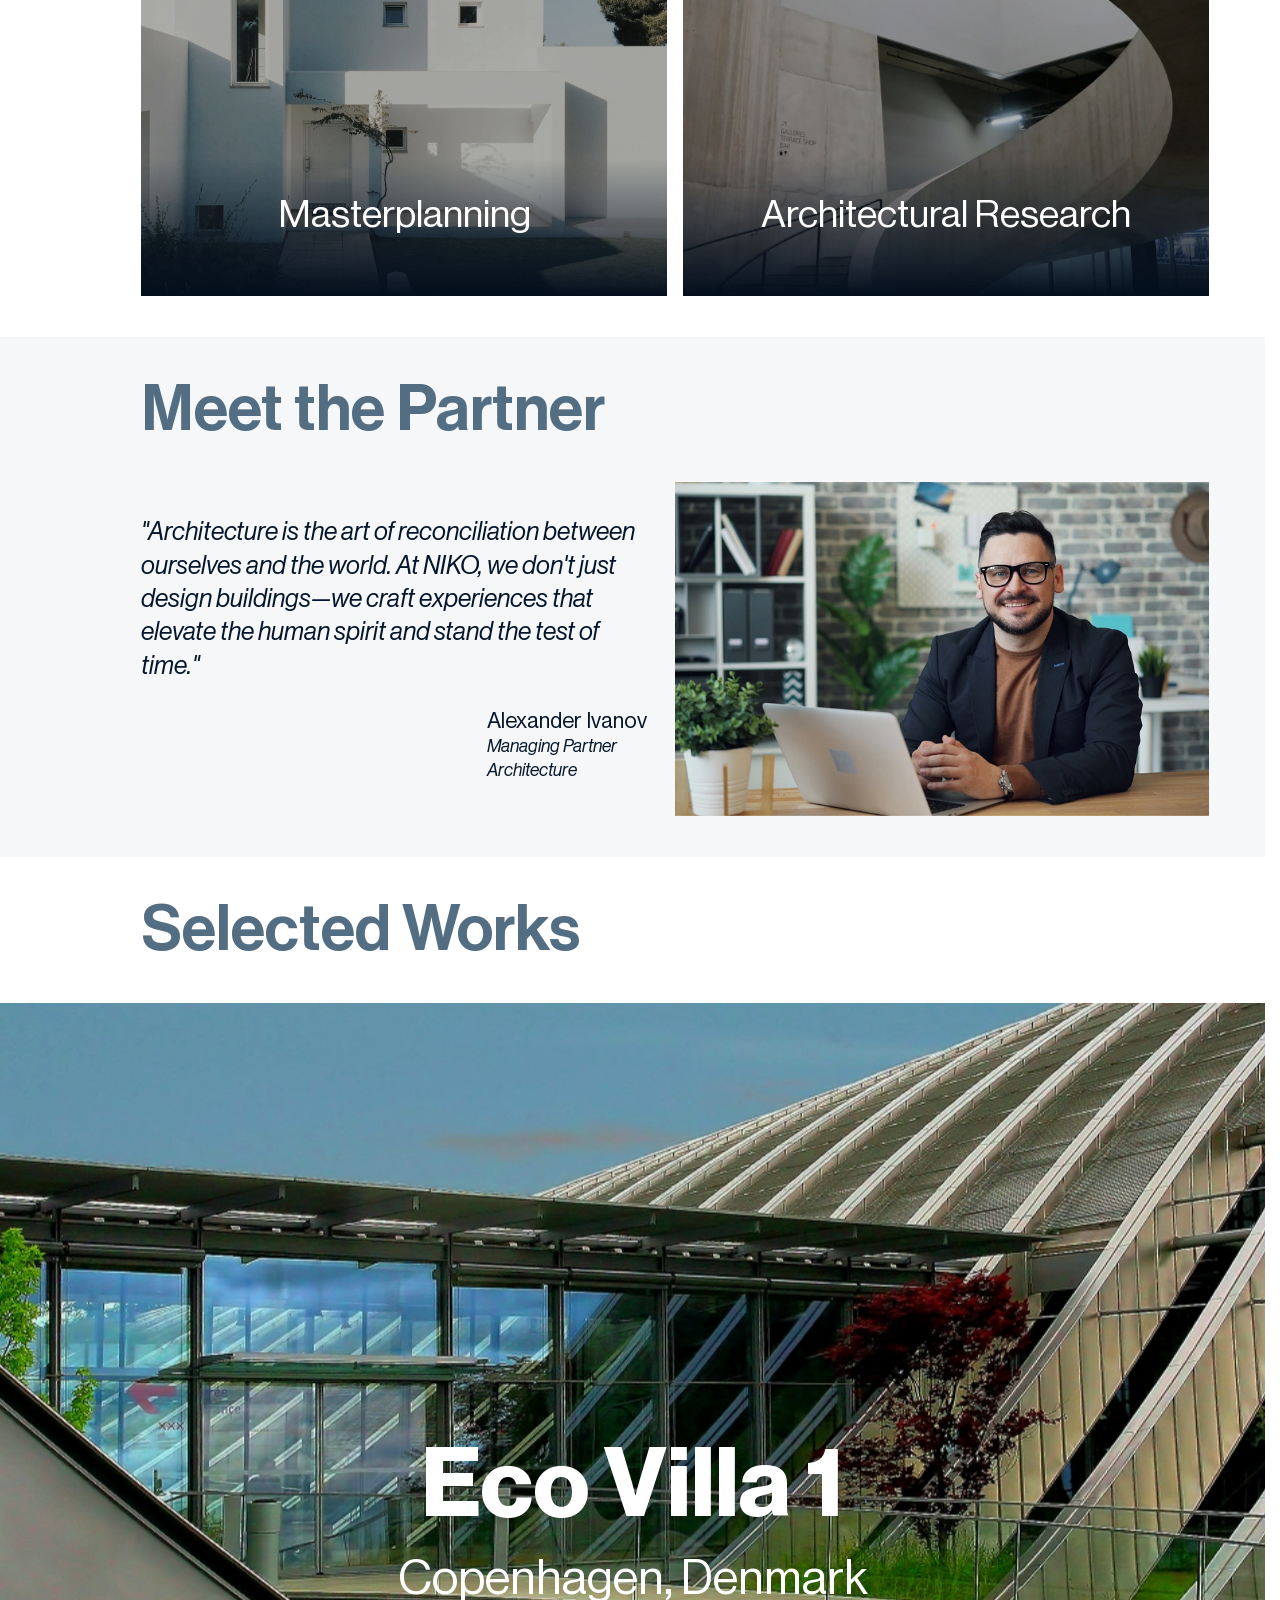
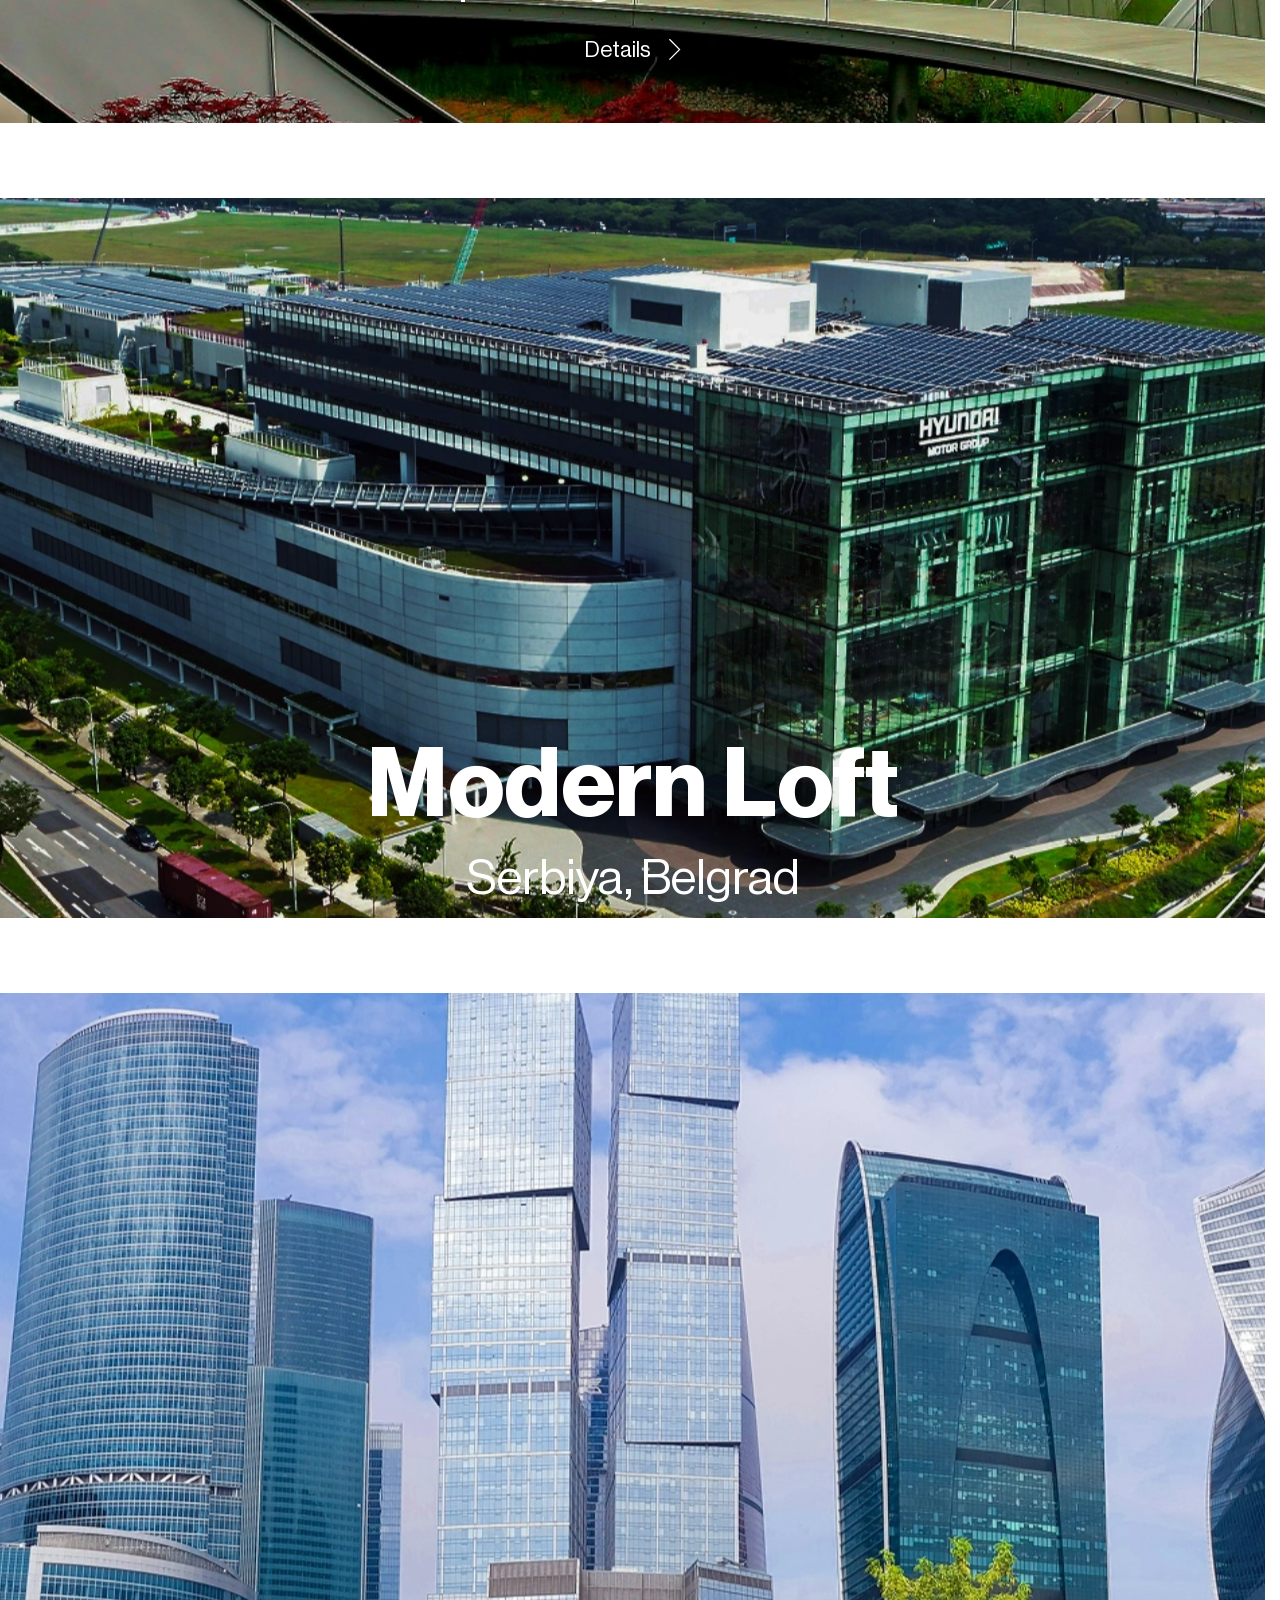
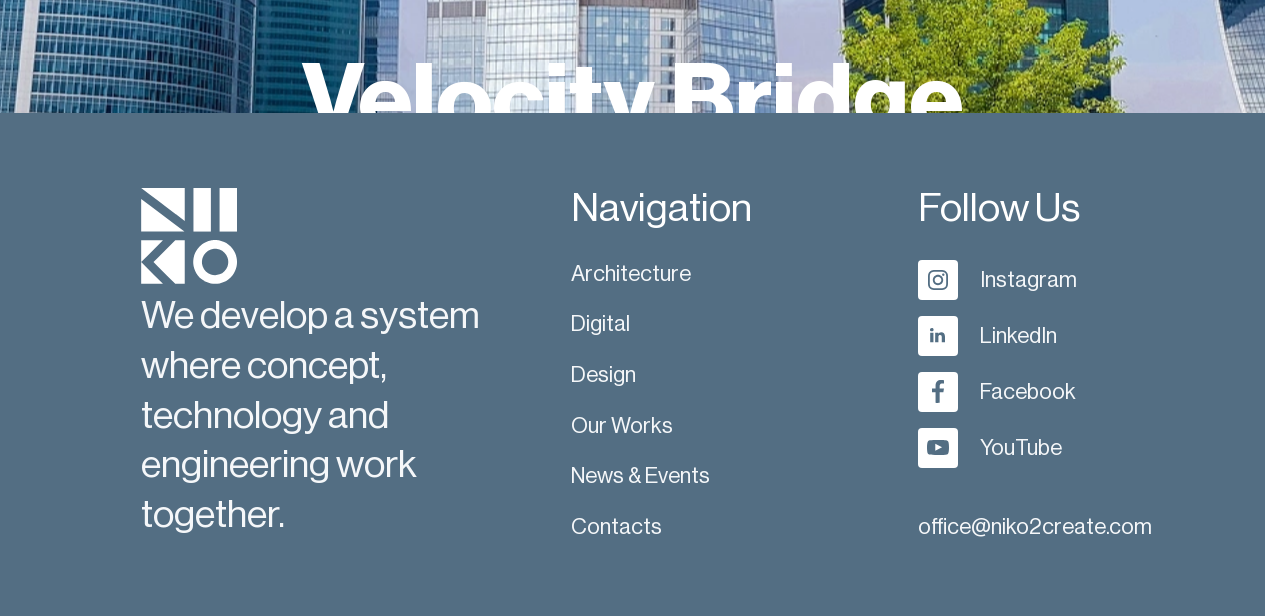
<file: architecture.html>
<!DOCTYPE html>
<html lang="ru">

<head>
  <meta charset="UTF-8">
  <meta name="viewport" content="width=device-width, initial-scale=1.0">
  <title>Architecture</title>
  <link rel="icon" type="image/x-icon" href="favicon.ico">
  <link href="https://fonts.cdnfonts.com/css/neue-haas-grotesk-display-pro" rel="stylesheet">
  <link rel="stylesheet" href="styles/styles.css">
  <link rel="stylesheet" href="https://cdn.jsdelivr.net/npm/swiper@11/swiper-bundle.min.css" />
</head>

<body class="inner-page">
  <header class="main-header">
    <a href="index.html" class="static-logo">
      <svg version="1.1" id="Слой_1" xmlns="http://www.w3.org/2000/svg" xmlns:xlink="http://www.w3.org/1999/xlink"
        x="0px" y="0px" viewBox="0 0 500 500" style="enable-background:new 0 0 500 500;" xml:space="preserve">
        <g>
          <path class="st0" d="M227.8,0.1v171.2l-45.4-34.2v-0.9h-1.1C123.4,92.6,58.8,43.9,0.9,0.3V0.1H227.8z" />
          <rect x="273.2" y="0.1" class="st0" width="90.7" height="226.8" />
          <rect x="409.3" y="0.1" class="st0" width="90.7" height="226.8" />
          <polygon class="st0" points="46.3,90.9 46.3,91.3 45.7,90.9 	" />
          <polygon class="st0" points="46.3,90.9 46.3,91.3 45.7,90.9 	" />
          <polygon class="st0" points="182.4,136.2 182.4,137.1 181.3,136.2 	" />
          <path class="st0" d="M226.3,227H0.9V57.1C74.1,112.3,153.2,171.9,226.3,227z" />
          <polygon class="st0" points="114.4,272.3 33,353.7 23.6,363.1 0.9,385.8 0.9,272.3 	" />
          <polygon class="st0" points="114.4,499.2 0.9,499.2 0.9,385.8 69,453.8 91.7,476.5 	" />
          <polygon class="st0" points="227.8,272.3 227.8,499.2 178.5,499.2 137.1,457.7 133.2,453.8 87.8,408.4 65.1,385.8 87.8,363.1 
       91.7,359.2 133.1,317.7 178.5,272.3 	" />
          <path class="st0" d="M497.8,363.1c-3.3-16.7-10.2-32.1-20-45.4c-6.5-8.9-14.4-16.8-23.2-23.5c-13.2-10-28.6-17.1-45.4-20.6
       c-2.6-0.5-5.2-1-7.8-1.3c-5-0.7-10.2-1-15.4-1c-5.2,0-10.4,0.4-15.4,1c-2.3,0.3-4.5,0.7-6.8,1.1c-16.7,3.3-32.2,10.3-45.4,20
       c-9.3,6.8-17.4,15-24.2,24.2c-9.8,13.2-16.7,28.6-20,45.4c-0.4,2.2-0.8,4.4-1.1,6.7c-0.7,5.1-1.1,10.2-1.1,15.5s0.4,10.4,1.1,15.5
       c0.3,2.6,0.8,5.2,1.3,7.7c3.5,16.8,10.6,32.2,20.6,45.4c6.7,8.8,14.6,16.6,23.5,23.2c13.2,9.8,28.6,16.7,45.4,20
       c7.2,1.4,14.6,2.2,22.2,2.2c8,0,15.7-0.8,23.2-2.4c16.8-3.5,32.2-10.6,45.4-20.6c8.5-6.4,16-13.9,22.4-22.4
       c10-13.2,17.1-28.6,20.6-45.4c1.6-7.5,2.4-15.3,2.4-23.2C500,377.6,499.3,370.2,497.8,363.1z M450.6,408.4
       c-6.9,19.2-22.1,34.4-41.3,41.3c-7.2,2.6-15.1,4.1-23.2,4.1c-7.8,0-15.2-1.3-22.2-3.7c-19.7-6.7-35.3-22.2-42.4-41.7
       c-1.3-3.6-2.3-7.3-3-11.2c-0.7-3.9-1.1-7.9-1.1-12c0-4.1,0.4-8.1,1.1-12c0.6-3.5,1.5-6.8,2.6-10.1c6.9-20,22.7-35.9,42.8-42.8
       c3.3-1.1,6.7-2,10.1-2.6c3.9-0.7,7.9-1.1,12-1.1s8.1,0.4,12,1.1c3.9,0.7,7.6,1.7,11.2,3c19.5,7,35,22.7,41.7,42.4
       c2.4,7,3.7,14.4,3.7,22.2C454.6,393.4,453.2,401.2,450.6,408.4z" />
        </g>
      </svg>
    </a>

    <nav class="main-nav">
      <ul class="menu-list">
        <a href="index.html" class="nav-link">Home</a>
        <a href="digital.html" class="nav-link">Digital</a>
        <a href="design.html" class="nav-link">Design</a>
        <a href="catalog.html" class="nav-link">Our Works</a>
        <a href="news.html" class="nav-link">News & Events</a>
        <a href="contacts.html" class="nav-link">Contacts</a>
      </ul>
    </nav>
    <!-- Кнопка Бургер -->
    <div class="mobile-burger" id="burger">
      <span></span>
      <span></span>
      <span></span>
    </div>
    <!-- Полноэкранное мобильное меню -->
    <div class="mobile-menu" id="mobileMenu">
      <nav class="mobile-nav">
        <a href="index.html" class="mobile-link">Home</a>
        <a href="digital.html" class="mobile-link">Digital</a>
        <a href="design.html" class="mobile-link">Design</a>
        <a href="catalog.html" class="mobile-link">Our Works</a>
        <a href="news.html" class="mobile-link">News & Events</a>
        <a href="contacts.html" class="mobile-link">Contacts</a>
      </nav>
    </div>
  </header>
  <section class="hero">
    <img class="hero__image" src="images/architecture/hero-bg.webp" alt="">
    <div class="hero__content">
      <h1 class="hero__title reveal">We defining the essence of form and space</h1>
    </div>
  </section>
  <section class="concept">
    <div class="concept__top">
      <h2 class="concept__title title">Conceptual Thinking</h2>
    </div>
    <div class="concept-grid">
      <div class="concept-card reveal">
        <img class="concept-card__image" src="images/architecture/concept/1.webp" alt="">
        <div class="concept-card__content">
          <h3 class="concept-card__title">Analysis & Strategy</h3>
          <p class="concept-card__descr">Strategic site auditing, feasibility studies, and defining the unique value
            proposition for the project.</p>
        </div>
      </div>
      <div class="concept-card reveal">
        <img class="concept-card__image" src="images/architecture/concept/2.webp" alt="">
        <div class="concept-card__content">
          <h3 class="concept-card__title">Concept</h3>
          <p class="concept-card__descr">Developing the architectural vision, volumetric solutions, and the core
            functional logic of the building.</p>
        </div>
      </div>
      <div class="concept-card reveal">
        <img class="concept-card__image" src="images/architecture/concept/3.webp" alt="">
        <div class="concept-card__content">
          <h3 class="concept-card__title">Masterplanning</h3>
          <p class="concept-card__descr">Designing integrated urban environments, landscaping, and seamless connections
            between the site and its context.</p>
        </div>
      </div>
      <div class="concept-card reveal">
        <img class="concept-card__image" src="images/architecture/concept/4.webp" alt="">
        <div class="concept-card__content">
          <h3 class="concept-card__title">Architectural Research</h3>
          <p class="concept-card__descr">Deep-dive studies into context, typology, and meaning to form a solid
            foundation for the architectural manifesto.</p>
        </div>
      </div>
    </div>
  </section>
  <section class="meet">
    <h2 class="meet__title title">Meet the Partner</h2>
    <div class="meet__content">
      <div class="meet__content-inner">
        <figure class="meet__quote-wrapper">
          <blockquote class="meet__quote-text">
            <p>"Architecture is the art of reconciliation between ourselves and the world. At NIKO, we don't just design
              buildings—we craft experiences that elevate the human spirit and stand the test of time."</p>
          </blockquote>
          <figcaption class="meet__quote-author">
            Alexander Ivanov <cite>Managing Partner <br> Architecture</cite>
          </figcaption>
        </figure>
      </div>
      <img class="meet__image" src="images/architecture/meet.webp" alt="">
    </div>
  </section>
  <section class="selected">
    <h2 class="selected__title title">Selected Works</h2>
    <div class="selected__wrapper">
      <div class="selected-card">
        <div class="selected__card">
          <div class="selected-card__content">
            <h2 class="selected-card__title">Eco Villa 1</h2>
            <div class="selected-card__subtitle">Copenhagen, Denmark</div>
            <a class="selected-card__link" href="project.html">Details
              <svg width="20" height="36" viewBox="0 0 20 36" fill="none" xmlns="http://www.w3.org/2000/svg">
                <path d="M0.707133 0.70717L17.6777 17.6777L0.707136 34.6483" stroke="white" stroke-width="2" />
              </svg>
            </a>
          </div>
          <img class="selected__image" src="images/architecture/selected/1.webp" alt="">
        </div>
      </div>
      <div class="selected-card">
        <div class="selected__card">
          <div class="selected-card__content">
            <h2 class="selected-card__title">Modern Loft</h2>
            <div class="selected-card__subtitle">Serbiya, Belgrad</div>
            <a class="selected-card__link" href="project.html">Details
              <svg width="20" height="36" viewBox="0 0 20 36" fill="none" xmlns="http://www.w3.org/2000/svg">
                <path d="M0.707133 0.70717L17.6777 17.6777L0.707136 34.6483" stroke="white" stroke-width="2" />
              </svg>
            </a>
          </div>
          <img class="selected__image" src="images/architecture/selected/2.webp" alt="">
        </div>
      </div>
      <div class="selected-card">
        <div class="selected__card">
          <div class="selected-card__content">
            <h2 class="selected-card__title">Velocity Bridge</h2>
            <div class="selected-card__subtitle">Germany, Berlin</div>
            <a class="selected-card__link" href="project.html">Details
              <svg width="20" height="36" viewBox="0 0 20 36" fill="none" xmlns="http://www.w3.org/2000/svg">
                <path d="M0.707133 0.70717L17.6777 17.6777L0.707136 34.6483" stroke="white" stroke-width="2" />
              </svg>
            </a>
          </div>
          <img class="selected__image" src="images/architecture/selected/3.webp" alt="">
        </div>
      </div>
    </div>
  </section>

  <footer class="footer">
    <div class="footer__body">
      <div class="footer__col footer__col--1">
        <a class="footer__logo" href="index.html">
          <svg version="1.1" xmlns="http://www.w3.org/2000/svg" xmlns:xlink="http://www.w3.org/1999/xlink" x="0px"
            y="0px" viewBox="0 0 500 500"  xml:space="preserve">
            <g>
              <path  d="M227.8,0.1v171.2l-45.4-34.2v-0.9h-1.1C123.4,92.6,58.8,43.9,0.9,0.3V0.1H227.8z" />
              <rect x="273.2" y="0.1"  width="90.7" height="226.8" />
              <rect x="409.3" y="0.1"  width="90.7" height="226.8" />
              <polygon  points="46.3,90.9 46.3,91.3 45.7,90.9 	" />
              <polygon  points="46.3,90.9 46.3,91.3 45.7,90.9 	" />
              <polygon  points="182.4,136.2 182.4,137.1 181.3,136.2 	" />
              <path  d="M226.3,227H0.9V57.1C74.1,112.3,153.2,171.9,226.3,227z" />
              <polygon  points="114.4,272.3 33,353.7 23.6,363.1 0.9,385.8 0.9,272.3 	" />
              <polygon  points="114.4,499.2 0.9,499.2 0.9,385.8 69,453.8 91.7,476.5 	" />
              <polygon  points="227.8,272.3 227.8,499.2 178.5,499.2 137.1,457.7 133.2,453.8 87.8,408.4 65.1,385.8 87.8,363.1 
       91.7,359.2 133.1,317.7 178.5,272.3 	" />
              <path  d="M497.8,363.1c-3.3-16.7-10.2-32.1-20-45.4c-6.5-8.9-14.4-16.8-23.2-23.5c-13.2-10-28.6-17.1-45.4-20.6
       c-2.6-0.5-5.2-1-7.8-1.3c-5-0.7-10.2-1-15.4-1c-5.2,0-10.4,0.4-15.4,1c-2.3,0.3-4.5,0.7-6.8,1.1c-16.7,3.3-32.2,10.3-45.4,20
       c-9.3,6.8-17.4,15-24.2,24.2c-9.8,13.2-16.7,28.6-20,45.4c-0.4,2.2-0.8,4.4-1.1,6.7c-0.7,5.1-1.1,10.2-1.1,15.5s0.4,10.4,1.1,15.5
       c0.3,2.6,0.8,5.2,1.3,7.7c3.5,16.8,10.6,32.2,20.6,45.4c6.7,8.8,14.6,16.6,23.5,23.2c13.2,9.8,28.6,16.7,45.4,20
       c7.2,1.4,14.6,2.2,22.2,2.2c8,0,15.7-0.8,23.2-2.4c16.8-3.5,32.2-10.6,45.4-20.6c8.5-6.4,16-13.9,22.4-22.4
       c10-13.2,17.1-28.6,20.6-45.4c1.6-7.5,2.4-15.3,2.4-23.2C500,377.6,499.3,370.2,497.8,363.1z M450.6,408.4
       c-6.9,19.2-22.1,34.4-41.3,41.3c-7.2,2.6-15.1,4.1-23.2,4.1c-7.8,0-15.2-1.3-22.2-3.7c-19.7-6.7-35.3-22.2-42.4-41.7
       c-1.3-3.6-2.3-7.3-3-11.2c-0.7-3.9-1.1-7.9-1.1-12c0-4.1,0.4-8.1,1.1-12c0.6-3.5,1.5-6.8,2.6-10.1c6.9-20,22.7-35.9,42.8-42.8
       c3.3-1.1,6.7-2,10.1-2.6c3.9-0.7,7.9-1.1,12-1.1s8.1,0.4,12,1.1c3.9,0.7,7.6,1.7,11.2,3c19.5,7,35,22.7,41.7,42.4
       c2.4,7,3.7,14.4,3.7,22.2C454.6,393.4,453.2,401.2,450.6,408.4z" />
            </g>
          </svg>
        </a>
        <div class="footer__appeal">
          We develop a system where concept, technology and engineering work together.
        </div>
      </div>

      <div class="footer__col">
        <div class="footer__col-title">Navigation</div>
        <ul class="footer__menu-list">
          <li class="footer__menu-item"><a href="architecture.html" class="footer__menu-link">Architecture</a></li>
          <li class="footer__menu-item"><a href="digital.html" class="footer__menu-link">Digital</a></li>
          <li class="footer__menu-item"><a href="design.html" class="footer__menu-link">Design</a></li>
          <li class="footer__menu-item"><a href="catalog.html" class="footer__menu-link">Our Works</a></li>
          <li class="footer__menu-item"><a href="news.html" class="footer__menu-link">News & Events</a></li>
          <li class="footer__menu-item"><a href="contacts.html" class="footer__menu-link">Contacts</a></li>
        </ul>
      </div>
      <div class="footer__col">
        <div class="footer__col-title">Follow Us</div>
        <ul class="footer__soc1als-list">
          <li class="footer__soc1als-item">
            <a class="footer__soc1als-link" href="/">
              <div class="footer__svg-wrapper">
                <svg width="20" height="20" viewBox="0 0 20 20" fill="none" xmlns="http://www.w3.org/2000/svg">
                  <path
                    d="M10 1.80723C12.6506 1.80723 13.0121 1.80723 14.0964 1.80723C15.0602 1.80723 15.5422 2.04819 15.9036 2.16868C16.3855 2.40964 16.747 2.53012 17.1084 2.89157C17.4699 3.25301 17.7108 3.61446 17.8313 4.09639C17.9518 4.45783 18.0723 4.93976 18.1928 5.90362C18.1928 6.98795 18.1928 7.22892 18.1928 10C18.1928 12.7711 18.1928 13.0121 18.1928 14.0964C18.1928 15.0602 17.9518 15.5422 17.8313 15.9036C17.5904 16.3855 17.4699 16.747 17.1084 17.1084C16.747 17.4699 16.3855 17.7108 15.9036 17.8313C15.5422 17.9518 15.0602 18.0723 14.0964 18.1928C13.0121 18.1928 12.7711 18.1928 10 18.1928C7.22892 18.1928 6.98795 18.1928 5.90362 18.1928C4.93976 18.1928 4.45783 17.9518 4.09639 17.8313C3.61446 17.5904 3.25301 17.4699 2.89157 17.1084C2.53012 16.747 2.28916 16.3855 2.16868 15.9036C2.04819 15.5422 1.92771 15.0602 1.80723 14.0964C1.80723 13.0121 1.80723 12.7711 1.80723 10C1.80723 7.22892 1.80723 6.98795 1.80723 5.90362C1.80723 4.93976 2.04819 4.45783 2.16868 4.09639C2.40964 3.61446 2.53012 3.25301 2.89157 2.89157C3.25301 2.53012 3.61446 2.28916 4.09639 2.16868C4.45783 2.04819 4.93976 1.92771 5.90362 1.80723C6.98795 1.80723 7.3494 1.80723 10 1.80723ZM10 0C7.22892 0 6.98795 0 5.90362 0C4.81928 0 4.09639 0.240965 3.49398 0.481928C2.89157 0.722892 2.28916 1.08434 1.68675 1.68675C1.08434 2.28916 0.843374 2.77109 0.481928 3.49398C0.240965 4.09639 0.120482 4.81928 0 5.90362C0 6.98795 0 7.3494 0 10C0 12.7711 0 13.0121 0 14.0964C0 15.1807 0.240965 15.9036 0.481928 16.506C0.722892 17.1084 1.08434 17.7108 1.68675 18.3133C2.28916 18.9157 2.77109 19.1566 3.49398 19.5181C4.09639 19.759 4.81928 19.8795 5.90362 20C6.98795 20 7.3494 20 10 20C12.6506 20 13.0121 20 14.0964 20C15.1807 20 15.9036 19.759 16.506 19.5181C17.1084 19.2771 17.7108 18.9157 18.3133 18.3133C18.9157 17.7108 19.1566 17.2289 19.5181 16.506C19.759 15.9036 19.8795 15.1807 20 14.0964C20 13.0121 20 12.6506 20 10C20 7.3494 20 6.98795 20 5.90362C20 4.81928 19.759 4.09639 19.5181 3.49398C19.2771 2.89157 18.9157 2.28916 18.3133 1.68675C17.7108 1.08434 17.2289 0.843374 16.506 0.481928C15.9036 0.240965 15.1807 0.120482 14.0964 0C13.0121 0 12.7711 0 10 0Z"
                    fill="#536E83" />
                  <path
                    d="M10 4.81928C7.10843 4.81928 4.81928 7.10843 4.81928 10C4.81928 12.8916 7.10843 15.1807 10 15.1807C12.8916 15.1807 15.1807 12.8916 15.1807 10C15.1807 7.10843 12.8916 4.81928 10 4.81928ZM10 13.3735C8.19277 13.3735 6.62651 11.9277 6.62651 10C6.62651 8.19277 8.07229 6.62651 10 6.62651C11.8072 6.62651 13.3735 8.07229 13.3735 10C13.3735 11.8072 11.8072 13.3735 10 13.3735Z"
                    fill="#536E83" />
                  <path
                    d="M15.3012 5.90362C15.9666 5.90362 16.506 5.3642 16.506 4.6988C16.506 4.03339 15.9666 3.49398 15.3012 3.49398C14.6358 3.49398 14.0964 4.03339 14.0964 4.6988C14.0964 5.3642 14.6358 5.90362 15.3012 5.90362Z"
                    fill="#536E83" />
                </svg>
              </div>
              Instagram
            </a>
          </li>
          <li class="footer__soc1als-item">
            <a class="footer__soc1als-link" href="/">
              <div class="footer__svg-wrapper">
                <svg width="15" height="15" viewBox="0 0 15 15" fill="none" xmlns="http://www.w3.org/2000/svg">
                  <path
                    d="M15 8.7444V14.2601H11.7713V9.08072C11.7713 7.80269 11.3004 6.92825 10.157 6.92825C9.28251 6.92825 8.74439 7.53363 8.5426 8.07175C8.47534 8.27354 8.40807 8.5426 8.40807 8.87892V14.2601H5.17937C5.17937 14.2601 5.24664 5.5157 5.17937 4.64126H8.40807V5.98655C8.81166 5.3139 9.61883 4.3722 11.3004 4.3722C13.3856 4.3722 15 5.78475 15 8.7444ZM1.81614 0C0.739908 0 0 0.73991 0 1.68161C0 2.62332 0.672645 3.36323 1.74888 3.36323C2.89238 3.36323 3.56502 2.62332 3.56502 1.68161C3.63229 0.672646 2.95964 0 1.81614 0ZM0.201793 14.2601H3.43049V4.64126H0.201793V14.2601Z"
                    fill="#536E83" />
                </svg>
              </div>
              LinkedIn
            </a>
          </li>
          <li class="footer__soc1als-item">
            <a class="footer__soc1als-link" href="/">
              <div class="footer__svg-wrapper">
                <svg width="12" height="23" viewBox="0 0 12 23" fill="none" xmlns="http://www.w3.org/2000/svg">
                  <path
                    d="M7.65708 12.3648H11.3793L11.9637 8.56055H7.65632V6.48134C7.65632 4.90099 8.16957 3.49962 9.63891 3.49962H12V0.179741C11.5852 0.123382 10.7078 0 9.04996 0C5.58819 0 3.55867 1.8393 3.55867 6.0297V8.56055H0V12.3648H3.55867V22.821C4.26344 22.9276 4.97729 23 5.71007 23C6.37245 23 7.01893 22.9391 7.65708 22.8522V12.3648Z"
                    fill="#536E83" />
                </svg>
              </div>
              Facebook
            </a>
          </li>
          <li class="footer__soc1als-item">
            <a class="footer__soc1als-link" href="/">
              <div class="footer__svg-wrapper">
                <svg width="22" height="15" viewBox="0 0 22 15" fill="none" xmlns="http://www.w3.org/2000/svg">
                  <path fill-rule="evenodd" clip-rule="evenodd"
                    d="M2.26249 14.5568C1.87023 14.4408 1.51232 14.2343 1.21896 13.9549C0.925599 13.6754 0.705403 13.3312 0.576947 12.9512C-0.157079 10.9874 -0.374569 2.78693 1.03911 1.16807C1.50961 0.641449 2.17389 0.317218 2.88777 0.265759C6.68024 -0.13232 18.3975 -0.0792426 19.7432 0.398453C20.1217 0.518323 20.4675 0.720256 20.7547 0.989122C21.0419 1.25799 21.263 1.58681 21.4015 1.95096C22.2035 3.98117 22.2307 11.3589 21.2928 13.3095C21.044 13.8173 20.6275 14.2285 20.1102 14.4772C18.6965 15.1672 4.13833 15.1539 2.26249 14.5568ZM8.28422 10.7087L15.0808 7.25869L8.28422 3.78213V10.7087Z"
                    fill="#536E83" />
                </svg>
              </div>
              YouTube
            </a>
          </li>
        </ul>
        <a href="mailto:office@niko2create.com" class="footer__menu-email">office@niko2create.com</a>
      </div>

    </div>
    <!-- <div class="footer__bottom">
      <small class="footer__copy">
        © 2026 Niko. Все права защищены.
      </small>
      <a class="footer__additional" href="#">Политика конфиденциальности</a>
      <a class="footer__additional" href="#">Условия использования</a>
    </div> -->
  </footer>

  <script src="https://cdn.jsdelivr.net/npm/swiper@11/swiper-bundle.min.js"
    onload="window.isSwiperReady = true; if(window.initMySite) window.initMySite();">
    </script>

  <script src="js/common.js"></script>
</body>

</html>
</file>
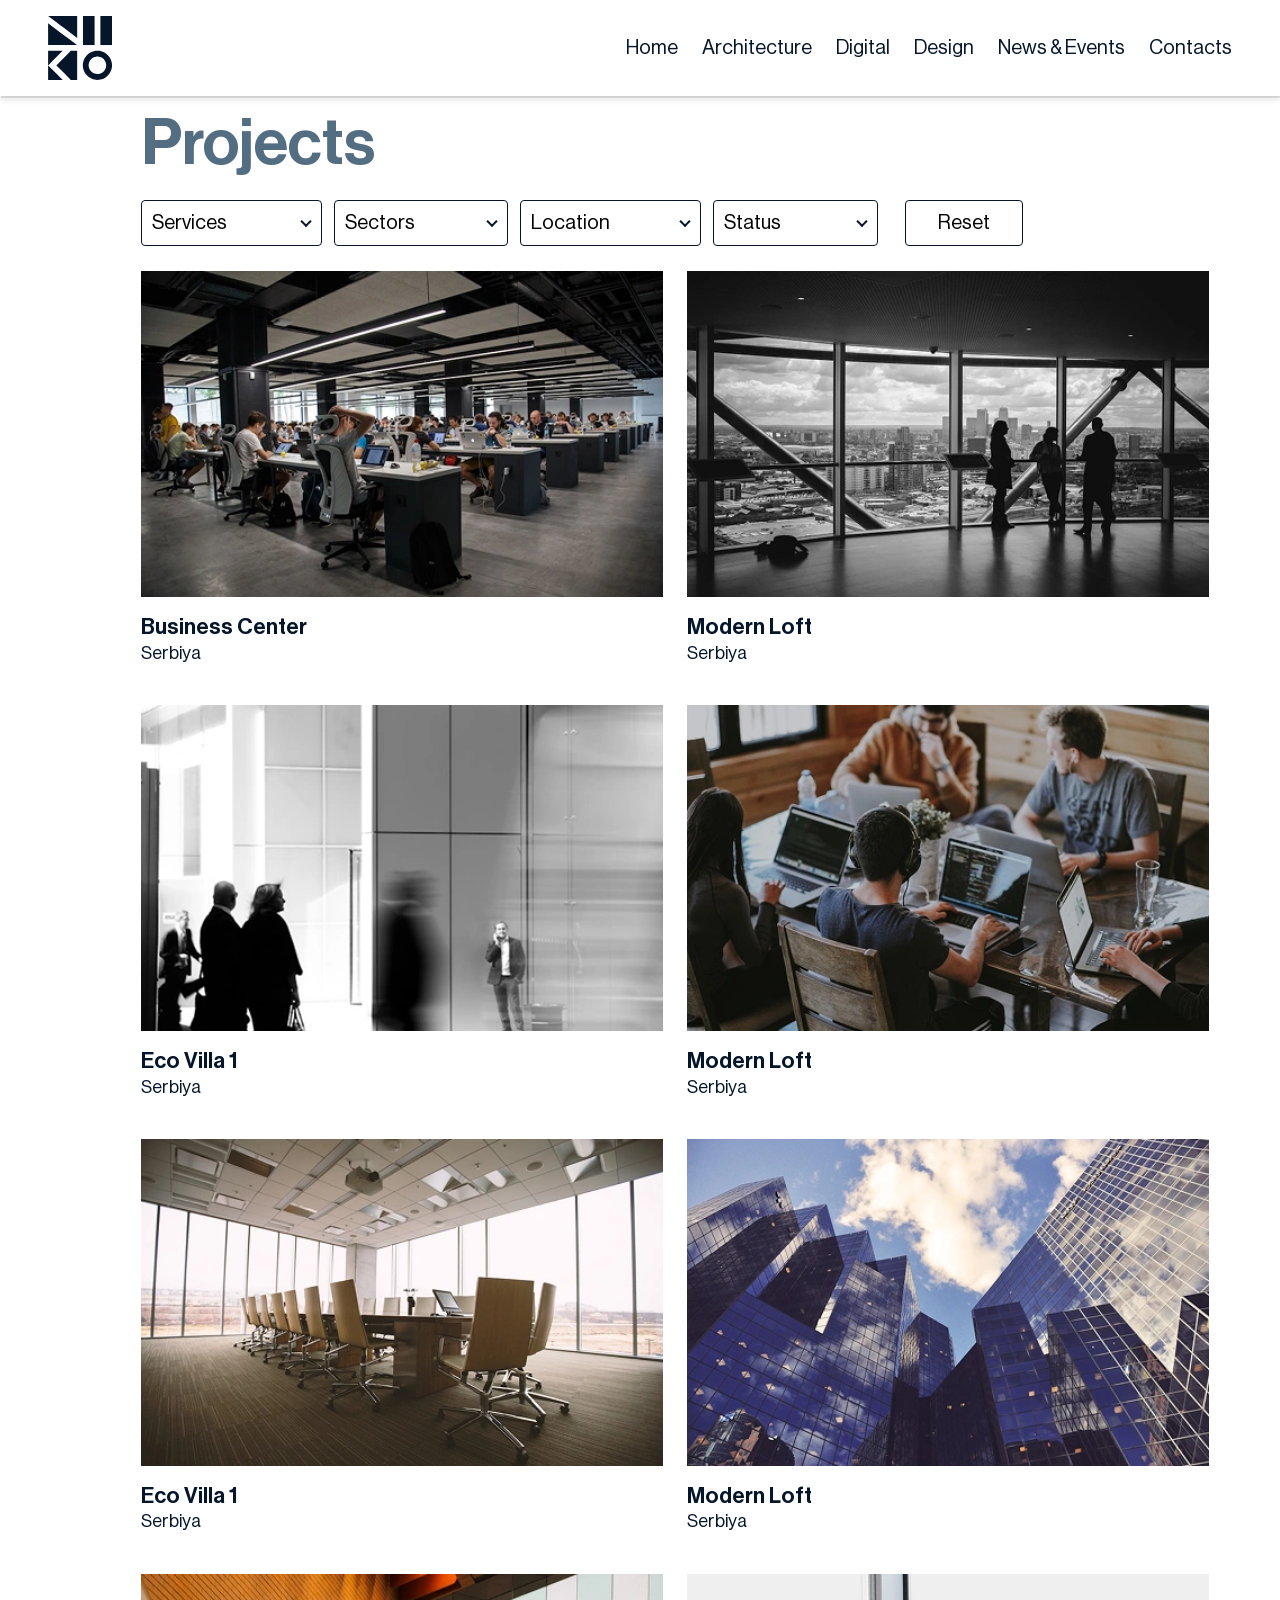
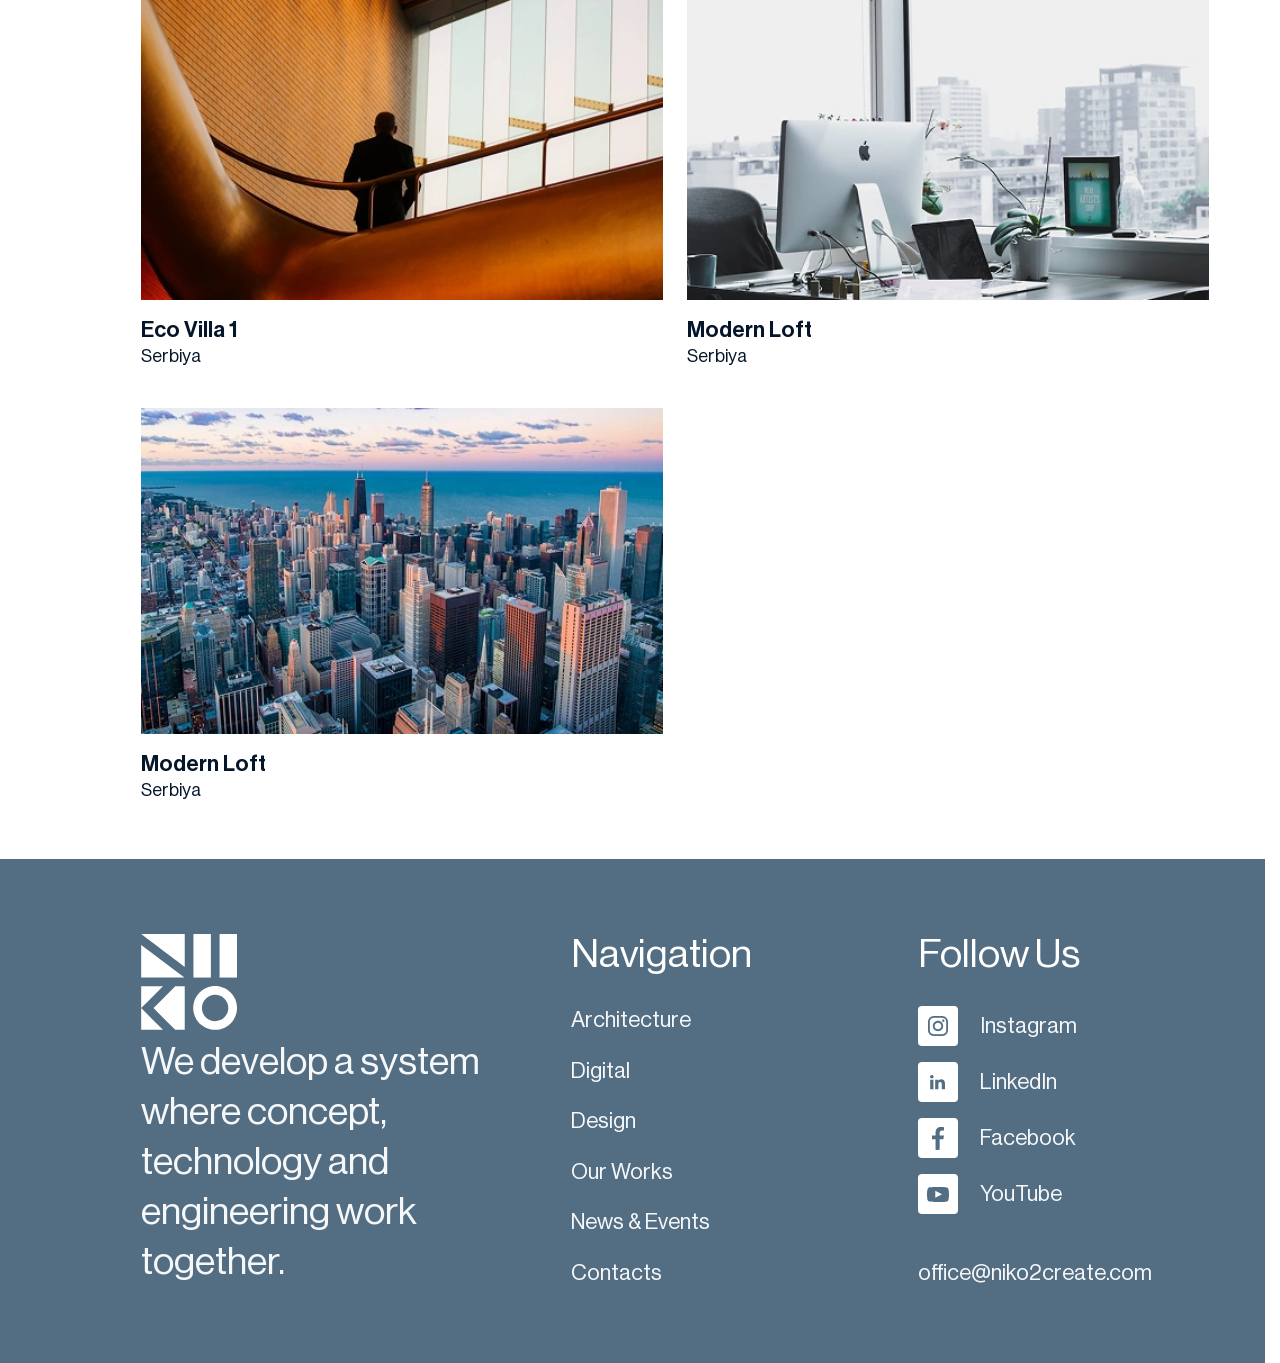
<file: catalog.html>
<!DOCTYPE html>
<html lang="ru">

<head>
  <meta charset="UTF-8">
  <meta name="viewport" content="width=device-width, initial-scale=1.0">
  <title>Catalog</title>
  <link rel="icon" type="image/x-icon" href="favicon.ico">
  <link href="https://fonts.cdnfonts.com/css/neue-haas-grotesk-display-pro" rel="stylesheet">
  <link rel="stylesheet" href="styles/styles.css">
  <link rel="stylesheet" href="https://cdn.jsdelivr.net/npm/swiper@11/swiper-bundle.min.css" />
</head>

<body class="inner-page-2">
  <header class="main-header">
    <a href="index.html" class="static-logo">
      <svg version="1.1" id="Слой_1" xmlns="http://www.w3.org/2000/svg" xmlns:xlink="http://www.w3.org/1999/xlink"
        x="0px" y="0px" viewBox="0 0 500 500" style="enable-background:new 0 0 500 500;" xml:space="preserve">
        <g>
          <path class="st0" d="M227.8,0.1v171.2l-45.4-34.2v-0.9h-1.1C123.4,92.6,58.8,43.9,0.9,0.3V0.1H227.8z" />
          <rect x="273.2" y="0.1" class="st0" width="90.7" height="226.8" />
          <rect x="409.3" y="0.1" class="st0" width="90.7" height="226.8" />
          <polygon class="st0" points="46.3,90.9 46.3,91.3 45.7,90.9 	" />
          <polygon class="st0" points="46.3,90.9 46.3,91.3 45.7,90.9 	" />
          <polygon class="st0" points="182.4,136.2 182.4,137.1 181.3,136.2 	" />
          <path class="st0" d="M226.3,227H0.9V57.1C74.1,112.3,153.2,171.9,226.3,227z" />
          <polygon class="st0" points="114.4,272.3 33,353.7 23.6,363.1 0.9,385.8 0.9,272.3 	" />
          <polygon class="st0" points="114.4,499.2 0.9,499.2 0.9,385.8 69,453.8 91.7,476.5 	" />
          <polygon class="st0" points="227.8,272.3 227.8,499.2 178.5,499.2 137.1,457.7 133.2,453.8 87.8,408.4 65.1,385.8 87.8,363.1 
       91.7,359.2 133.1,317.7 178.5,272.3 	" />
          <path class="st0" d="M497.8,363.1c-3.3-16.7-10.2-32.1-20-45.4c-6.5-8.9-14.4-16.8-23.2-23.5c-13.2-10-28.6-17.1-45.4-20.6
       c-2.6-0.5-5.2-1-7.8-1.3c-5-0.7-10.2-1-15.4-1c-5.2,0-10.4,0.4-15.4,1c-2.3,0.3-4.5,0.7-6.8,1.1c-16.7,3.3-32.2,10.3-45.4,20
       c-9.3,6.8-17.4,15-24.2,24.2c-9.8,13.2-16.7,28.6-20,45.4c-0.4,2.2-0.8,4.4-1.1,6.7c-0.7,5.1-1.1,10.2-1.1,15.5s0.4,10.4,1.1,15.5
       c0.3,2.6,0.8,5.2,1.3,7.7c3.5,16.8,10.6,32.2,20.6,45.4c6.7,8.8,14.6,16.6,23.5,23.2c13.2,9.8,28.6,16.7,45.4,20
       c7.2,1.4,14.6,2.2,22.2,2.2c8,0,15.7-0.8,23.2-2.4c16.8-3.5,32.2-10.6,45.4-20.6c8.5-6.4,16-13.9,22.4-22.4
       c10-13.2,17.1-28.6,20.6-45.4c1.6-7.5,2.4-15.3,2.4-23.2C500,377.6,499.3,370.2,497.8,363.1z M450.6,408.4
       c-6.9,19.2-22.1,34.4-41.3,41.3c-7.2,2.6-15.1,4.1-23.2,4.1c-7.8,0-15.2-1.3-22.2-3.7c-19.7-6.7-35.3-22.2-42.4-41.7
       c-1.3-3.6-2.3-7.3-3-11.2c-0.7-3.9-1.1-7.9-1.1-12c0-4.1,0.4-8.1,1.1-12c0.6-3.5,1.5-6.8,2.6-10.1c6.9-20,22.7-35.9,42.8-42.8
       c3.3-1.1,6.7-2,10.1-2.6c3.9-0.7,7.9-1.1,12-1.1s8.1,0.4,12,1.1c3.9,0.7,7.6,1.7,11.2,3c19.5,7,35,22.7,41.7,42.4
       c2.4,7,3.7,14.4,3.7,22.2C454.6,393.4,453.2,401.2,450.6,408.4z" />
        </g>
      </svg>
    </a>
    <nav class="main-nav">
      <ul class="menu-list">
        <a href="index.html" class="nav-link">Home</a>
        <a href="architecture.html" class="nav-link">Architecture</a>
        <a href="digital.html" class="nav-link">Digital</a>
        <a href="design.html" class="nav-link">Design</a>
        <a href="news.html" class="nav-link">News & Events</a>
        <a href="contacts.html" class="nav-link">Contacts</a>
      </ul>
    </nav>
    <!-- Кнопка Бургер -->
    <div class="mobile-burger" id="burger">
      <span></span>
      <span></span>
      <span></span>
    </div>
    <!-- Полноэкранное мобильное меню -->
    <div class="mobile-menu" id="mobileMenu">
      <nav class="mobile-nav">
        <a href="index.html" class="mobile-link">Home</a>
        <a href="architecture.html" class="mobile-link">Architecture</a>
        <a href="digital.html" class="mobile-link">Digital</a>
        <a href="design.html" class="mobile-link">Design</a>
        <a href="news.html" class="mobile-link">News & Events</a>
        <a href="contacts.html" class="mobile-link">Contacts</a>
      </nav>
    </div>
  </header>

  <section class="catalog">
    <h2 class="projects-title title">Projects</h2>
    <div class="complex-filters">
      <div class="select-wrapper">
        <span class="select-resizer" aria-hidden="true"></span>
        <select id="filter-services" class="filter-select">
          <option value="all">Services</option>
          <option value="Analysis & Strategy">Analysis & Strategy</option>
          <option value="Concept">Concept</option>
          <option value="Masterplanning">Masterplanning</option>
          <option value="Architectural Research">Architectural Research</option>
          <option value="Generative Design & AI">Generative Design & AI</option>
          <option value="Immersive 3D Modeling">Immersive 3D Modeling</option>
          <option value="3D Visualization & Animation">3D Visualization & Animation</option>
          <option value="VR/AR & Interactive Tours">VR/AR & Interactive Tours</option>
          <option value="Architectural Engineering">Architectural Engineering</option>
          <option value="Interior Design">Interior Design</option>
          <option value="Landscape Design">Landscape Design</option>
          <option value="Project Supervision">Project Supervision</option>
        </select>
      </div>
      <div class="select-wrapper">
        <span class="select-resizer" aria-hidden="true"></span>
        <select id="filter-sectors" class="filter-select">
          <option value="all">Sectors</option>
          <option value="Residential">Residential</option>
          <option value="Commercial">Commercial</option>
          <option value="Hospitality">Hospitality</option>
          <option value="Civic and Community">Civic and Community</option>
          <option value="Mixed Use">Mixed Use</option>
          <option value="Office and Workplace">Office and Workplace</option>
          <option value="Logistic and Industrial">Logistic and Industrial</option>
          <option value="Education">Education</option>
          <option value="Sport">Sport</option>
          <option value="Culture">Culture</option>
        </select>
      </div>
      <div class="select-wrapper">
        <span class="select-resizer" aria-hidden="true"></span>
        <select id="filter-location" class="filter-select">
          <option value="all">Location</option>
          <option value="Berlin, Germany">Berlin, Germany</option>
          <option value="Paris, France">Paris, France</option>
        </select>
      </div>
      <div class="select-wrapper">
        <span class="select-resizer" aria-hidden="true"></span>
        <select id="filter-status" class="filter-select">
          <option value="all">Status</option>
          <option value="Ongoing">Ongoing</option>
          <option value="Completed">Completed</option>
        </select>
      </div>
    </div>
    <button id="reset-filters-btn" class="filter-reset-btn">Reset</button>
    <div class="projects-grid" id="projects-grid"></div>
  </section>

  <footer class="footer">
    <div class="footer__body">
      <div class="footer__col footer__col--1">
        <a class="footer__logo" href="index.html">
          <svg version="1.1" xmlns="http://www.w3.org/2000/svg" xmlns:xlink="http://www.w3.org/1999/xlink" x="0px"
            y="0px" viewBox="0 0 500 500"  xml:space="preserve">
            <g>
              <path  d="M227.8,0.1v171.2l-45.4-34.2v-0.9h-1.1C123.4,92.6,58.8,43.9,0.9,0.3V0.1H227.8z" />
              <rect x="273.2" y="0.1"  width="90.7" height="226.8" />
              <rect x="409.3" y="0.1"  width="90.7" height="226.8" />
              <polygon  points="46.3,90.9 46.3,91.3 45.7,90.9 	" />
              <polygon  points="46.3,90.9 46.3,91.3 45.7,90.9 	" />
              <polygon  points="182.4,136.2 182.4,137.1 181.3,136.2 	" />
              <path  d="M226.3,227H0.9V57.1C74.1,112.3,153.2,171.9,226.3,227z" />
              <polygon  points="114.4,272.3 33,353.7 23.6,363.1 0.9,385.8 0.9,272.3 	" />
              <polygon  points="114.4,499.2 0.9,499.2 0.9,385.8 69,453.8 91.7,476.5 	" />
              <polygon  points="227.8,272.3 227.8,499.2 178.5,499.2 137.1,457.7 133.2,453.8 87.8,408.4 65.1,385.8 87.8,363.1 
       91.7,359.2 133.1,317.7 178.5,272.3 	" />
              <path  d="M497.8,363.1c-3.3-16.7-10.2-32.1-20-45.4c-6.5-8.9-14.4-16.8-23.2-23.5c-13.2-10-28.6-17.1-45.4-20.6
       c-2.6-0.5-5.2-1-7.8-1.3c-5-0.7-10.2-1-15.4-1c-5.2,0-10.4,0.4-15.4,1c-2.3,0.3-4.5,0.7-6.8,1.1c-16.7,3.3-32.2,10.3-45.4,20
       c-9.3,6.8-17.4,15-24.2,24.2c-9.8,13.2-16.7,28.6-20,45.4c-0.4,2.2-0.8,4.4-1.1,6.7c-0.7,5.1-1.1,10.2-1.1,15.5s0.4,10.4,1.1,15.5
       c0.3,2.6,0.8,5.2,1.3,7.7c3.5,16.8,10.6,32.2,20.6,45.4c6.7,8.8,14.6,16.6,23.5,23.2c13.2,9.8,28.6,16.7,45.4,20
       c7.2,1.4,14.6,2.2,22.2,2.2c8,0,15.7-0.8,23.2-2.4c16.8-3.5,32.2-10.6,45.4-20.6c8.5-6.4,16-13.9,22.4-22.4
       c10-13.2,17.1-28.6,20.6-45.4c1.6-7.5,2.4-15.3,2.4-23.2C500,377.6,499.3,370.2,497.8,363.1z M450.6,408.4
       c-6.9,19.2-22.1,34.4-41.3,41.3c-7.2,2.6-15.1,4.1-23.2,4.1c-7.8,0-15.2-1.3-22.2-3.7c-19.7-6.7-35.3-22.2-42.4-41.7
       c-1.3-3.6-2.3-7.3-3-11.2c-0.7-3.9-1.1-7.9-1.1-12c0-4.1,0.4-8.1,1.1-12c0.6-3.5,1.5-6.8,2.6-10.1c6.9-20,22.7-35.9,42.8-42.8
       c3.3-1.1,6.7-2,10.1-2.6c3.9-0.7,7.9-1.1,12-1.1s8.1,0.4,12,1.1c3.9,0.7,7.6,1.7,11.2,3c19.5,7,35,22.7,41.7,42.4
       c2.4,7,3.7,14.4,3.7,22.2C454.6,393.4,453.2,401.2,450.6,408.4z" />
            </g>
          </svg>
        </a>
        <div class="footer__appeal">
          We develop a system where concept, technology and engineering work together.
        </div>
      </div>

      <div class="footer__col">
        <div class="footer__col-title">Navigation</div>
        <ul class="footer__menu-list">
          <li class="footer__menu-item"><a href="architecture.html" class="footer__menu-link">Architecture</a></li>
          <li class="footer__menu-item"><a href="digital.html" class="footer__menu-link">Digital</a></li>
          <li class="footer__menu-item"><a href="design.html" class="footer__menu-link">Design</a></li>
          <li class="footer__menu-item"><a href="catalog.html" class="footer__menu-link">Our Works</a></li>
          <li class="footer__menu-item"><a href="news.html" class="footer__menu-link">News & Events</a></li>
          <li class="footer__menu-item"><a href="contacts.html" class="footer__menu-link">Contacts</a></li>
        </ul>
      </div>
      <div class="footer__col">
        <div class="footer__col-title">Follow Us</div>
        <ul class="footer__soc1als-list">
          <li class="footer__soc1als-item">
            <a class="footer__soc1als-link" href="/">
              <div class="footer__svg-wrapper">
                <svg width="20" height="20" viewBox="0 0 20 20" fill="none" xmlns="http://www.w3.org/2000/svg">
                  <path
                    d="M10 1.80723C12.6506 1.80723 13.0121 1.80723 14.0964 1.80723C15.0602 1.80723 15.5422 2.04819 15.9036 2.16868C16.3855 2.40964 16.747 2.53012 17.1084 2.89157C17.4699 3.25301 17.7108 3.61446 17.8313 4.09639C17.9518 4.45783 18.0723 4.93976 18.1928 5.90362C18.1928 6.98795 18.1928 7.22892 18.1928 10C18.1928 12.7711 18.1928 13.0121 18.1928 14.0964C18.1928 15.0602 17.9518 15.5422 17.8313 15.9036C17.5904 16.3855 17.4699 16.747 17.1084 17.1084C16.747 17.4699 16.3855 17.7108 15.9036 17.8313C15.5422 17.9518 15.0602 18.0723 14.0964 18.1928C13.0121 18.1928 12.7711 18.1928 10 18.1928C7.22892 18.1928 6.98795 18.1928 5.90362 18.1928C4.93976 18.1928 4.45783 17.9518 4.09639 17.8313C3.61446 17.5904 3.25301 17.4699 2.89157 17.1084C2.53012 16.747 2.28916 16.3855 2.16868 15.9036C2.04819 15.5422 1.92771 15.0602 1.80723 14.0964C1.80723 13.0121 1.80723 12.7711 1.80723 10C1.80723 7.22892 1.80723 6.98795 1.80723 5.90362C1.80723 4.93976 2.04819 4.45783 2.16868 4.09639C2.40964 3.61446 2.53012 3.25301 2.89157 2.89157C3.25301 2.53012 3.61446 2.28916 4.09639 2.16868C4.45783 2.04819 4.93976 1.92771 5.90362 1.80723C6.98795 1.80723 7.3494 1.80723 10 1.80723ZM10 0C7.22892 0 6.98795 0 5.90362 0C4.81928 0 4.09639 0.240965 3.49398 0.481928C2.89157 0.722892 2.28916 1.08434 1.68675 1.68675C1.08434 2.28916 0.843374 2.77109 0.481928 3.49398C0.240965 4.09639 0.120482 4.81928 0 5.90362C0 6.98795 0 7.3494 0 10C0 12.7711 0 13.0121 0 14.0964C0 15.1807 0.240965 15.9036 0.481928 16.506C0.722892 17.1084 1.08434 17.7108 1.68675 18.3133C2.28916 18.9157 2.77109 19.1566 3.49398 19.5181C4.09639 19.759 4.81928 19.8795 5.90362 20C6.98795 20 7.3494 20 10 20C12.6506 20 13.0121 20 14.0964 20C15.1807 20 15.9036 19.759 16.506 19.5181C17.1084 19.2771 17.7108 18.9157 18.3133 18.3133C18.9157 17.7108 19.1566 17.2289 19.5181 16.506C19.759 15.9036 19.8795 15.1807 20 14.0964C20 13.0121 20 12.6506 20 10C20 7.3494 20 6.98795 20 5.90362C20 4.81928 19.759 4.09639 19.5181 3.49398C19.2771 2.89157 18.9157 2.28916 18.3133 1.68675C17.7108 1.08434 17.2289 0.843374 16.506 0.481928C15.9036 0.240965 15.1807 0.120482 14.0964 0C13.0121 0 12.7711 0 10 0Z"
                    fill="#536E83" />
                  <path
                    d="M10 4.81928C7.10843 4.81928 4.81928 7.10843 4.81928 10C4.81928 12.8916 7.10843 15.1807 10 15.1807C12.8916 15.1807 15.1807 12.8916 15.1807 10C15.1807 7.10843 12.8916 4.81928 10 4.81928ZM10 13.3735C8.19277 13.3735 6.62651 11.9277 6.62651 10C6.62651 8.19277 8.07229 6.62651 10 6.62651C11.8072 6.62651 13.3735 8.07229 13.3735 10C13.3735 11.8072 11.8072 13.3735 10 13.3735Z"
                    fill="#536E83" />
                  <path
                    d="M15.3012 5.90362C15.9666 5.90362 16.506 5.3642 16.506 4.6988C16.506 4.03339 15.9666 3.49398 15.3012 3.49398C14.6358 3.49398 14.0964 4.03339 14.0964 4.6988C14.0964 5.3642 14.6358 5.90362 15.3012 5.90362Z"
                    fill="#536E83" />
                </svg>
              </div>
              Instagram
            </a>
          </li>
          <li class="footer__soc1als-item">
            <a class="footer__soc1als-link" href="/">
              <div class="footer__svg-wrapper">
                <svg width="15" height="15" viewBox="0 0 15 15" fill="none" xmlns="http://www.w3.org/2000/svg">
                  <path
                    d="M15 8.7444V14.2601H11.7713V9.08072C11.7713 7.80269 11.3004 6.92825 10.157 6.92825C9.28251 6.92825 8.74439 7.53363 8.5426 8.07175C8.47534 8.27354 8.40807 8.5426 8.40807 8.87892V14.2601H5.17937C5.17937 14.2601 5.24664 5.5157 5.17937 4.64126H8.40807V5.98655C8.81166 5.3139 9.61883 4.3722 11.3004 4.3722C13.3856 4.3722 15 5.78475 15 8.7444ZM1.81614 0C0.739908 0 0 0.73991 0 1.68161C0 2.62332 0.672645 3.36323 1.74888 3.36323C2.89238 3.36323 3.56502 2.62332 3.56502 1.68161C3.63229 0.672646 2.95964 0 1.81614 0ZM0.201793 14.2601H3.43049V4.64126H0.201793V14.2601Z"
                    fill="#536E83" />
                </svg>
              </div>
              LinkedIn
            </a>
          </li>
          <li class="footer__soc1als-item">
            <a class="footer__soc1als-link" href="/">
              <div class="footer__svg-wrapper">
                <svg width="12" height="23" viewBox="0 0 12 23" fill="none" xmlns="http://www.w3.org/2000/svg">
                  <path
                    d="M7.65708 12.3648H11.3793L11.9637 8.56055H7.65632V6.48134C7.65632 4.90099 8.16957 3.49962 9.63891 3.49962H12V0.179741C11.5852 0.123382 10.7078 0 9.04996 0C5.58819 0 3.55867 1.8393 3.55867 6.0297V8.56055H0V12.3648H3.55867V22.821C4.26344 22.9276 4.97729 23 5.71007 23C6.37245 23 7.01893 22.9391 7.65708 22.8522V12.3648Z"
                    fill="#536E83" />
                </svg>
              </div>
              Facebook
            </a>
          </li>
          <li class="footer__soc1als-item">
            <a class="footer__soc1als-link" href="/">
              <div class="footer__svg-wrapper">
                <svg width="22" height="15" viewBox="0 0 22 15" fill="none" xmlns="http://www.w3.org/2000/svg">
                  <path fill-rule="evenodd" clip-rule="evenodd"
                    d="M2.26249 14.5568C1.87023 14.4408 1.51232 14.2343 1.21896 13.9549C0.925599 13.6754 0.705403 13.3312 0.576947 12.9512C-0.157079 10.9874 -0.374569 2.78693 1.03911 1.16807C1.50961 0.641449 2.17389 0.317218 2.88777 0.265759C6.68024 -0.13232 18.3975 -0.0792426 19.7432 0.398453C20.1217 0.518323 20.4675 0.720256 20.7547 0.989122C21.0419 1.25799 21.263 1.58681 21.4015 1.95096C22.2035 3.98117 22.2307 11.3589 21.2928 13.3095C21.044 13.8173 20.6275 14.2285 20.1102 14.4772C18.6965 15.1672 4.13833 15.1539 2.26249 14.5568ZM8.28422 10.7087L15.0808 7.25869L8.28422 3.78213V10.7087Z"
                    fill="#536E83" />
                </svg>
              </div>
              YouTube
            </a>
          </li>
        </ul>
        <a href="mailto:office@niko2create.com" class="footer__menu-email">office@niko2create.com</a>
      </div>

    </div>
    <!-- <div class="footer__bottom">
      <small class="footer__copy">
        © 2026 Niko. Все права защищены.
      </small>
      <a class="footer__additional" href="#">Политика конфиденциальности</a>
      <a class="footer__additional" href="#">Условия использования</a>
    </div> -->
  </footer>

  <script src="https://cdn.jsdelivr.net/npm/swiper@11/swiper-bundle.min.js"
    onload="window.isSwiperReady = true; if(window.initMySite) window.initMySite();">
    </script>

  <script src="js/common.js"></script>
  <script src="js/catalog.js"></script>
</body>

</html>
</file>
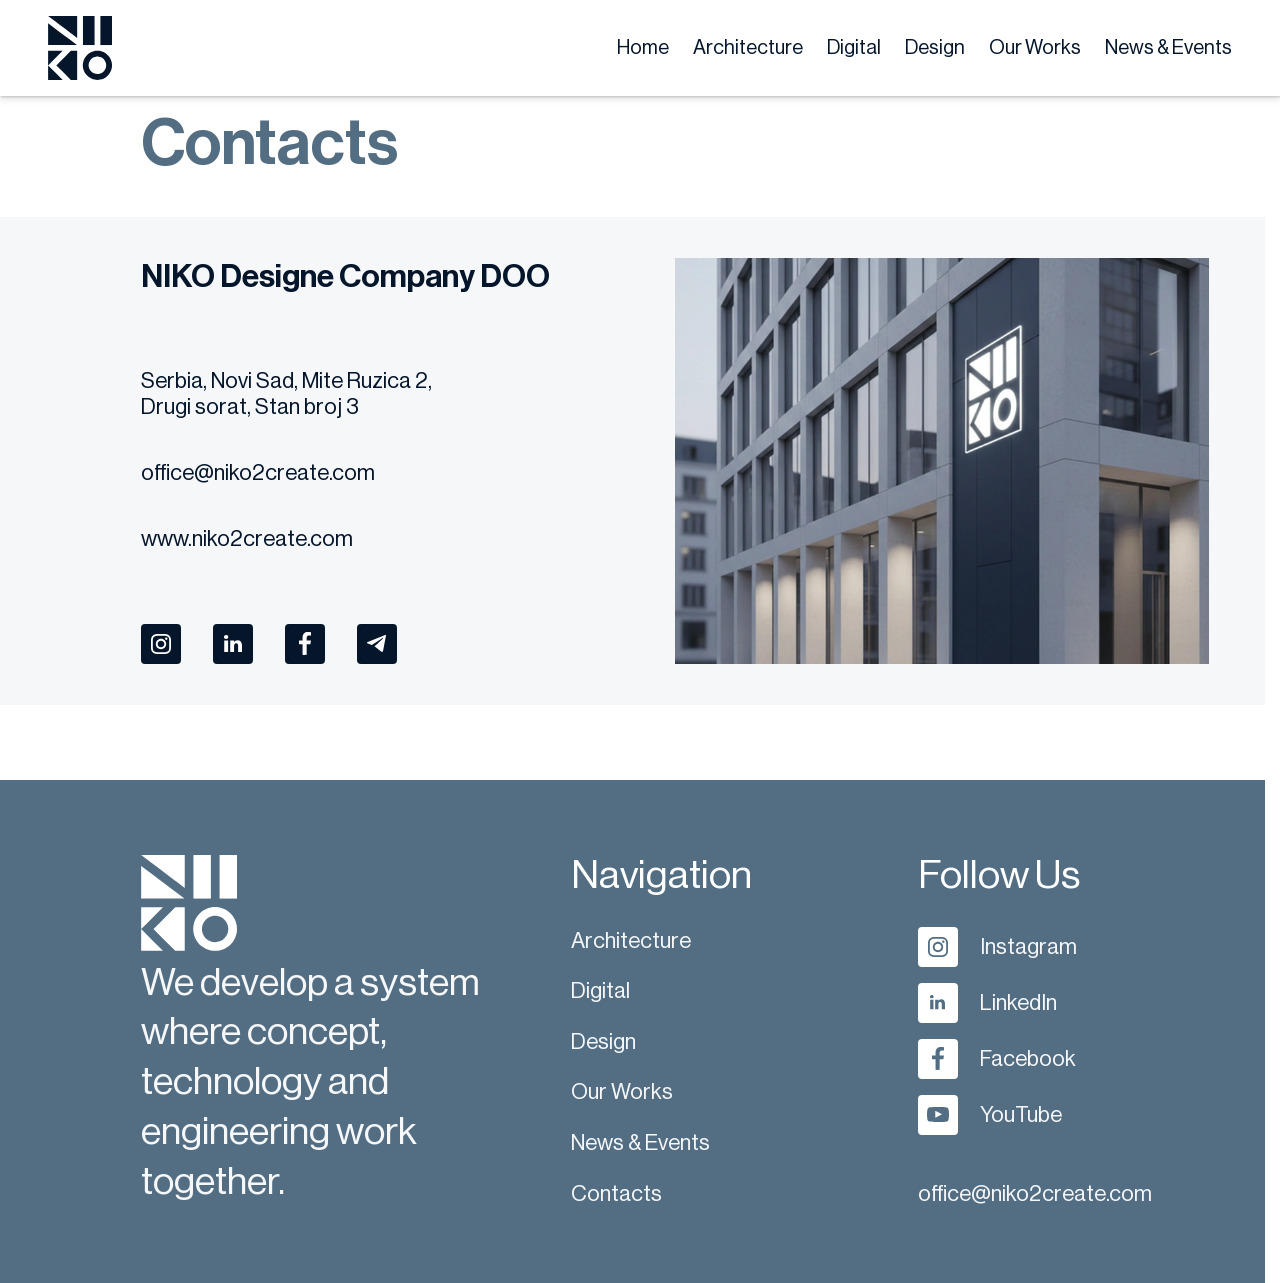
<file: contacts.html>
<!DOCTYPE html>
<html lang="ru">

<head>
  <meta charset="UTF-8">
  <meta name="viewport" content="width=device-width, initial-scale=1.0">
  <title>Catalog</title>
  <link rel="icon" type="image/x-icon" href="favicon.ico">
  <link href = "https://fonts.cdnfonts.com/css/neue-haas-grotesk-display-pro" rel = "stylesheet">
  <link rel="stylesheet" href="styles/styles.css">
  <link rel="stylesheet" href="https://cdn.jsdelivr.net/npm/swiper@11/swiper-bundle.min.css" />
</head>

<body class="inner-page-2">
  <header class="main-header">
    <a href="index.html" class="static-logo">
        <svg version="1.1" id="Слой_1" xmlns="http://www.w3.org/2000/svg" xmlns:xlink="http://www.w3.org/1999/xlink"
          x="0px" y="0px" viewBox="0 0 500 500" style="enable-background:new 0 0 500 500;" xml:space="preserve">
          <g>
            <path class="st0" d="M227.8,0.1v171.2l-45.4-34.2v-0.9h-1.1C123.4,92.6,58.8,43.9,0.9,0.3V0.1H227.8z" />
            <rect x="273.2" y="0.1" class="st0" width="90.7" height="226.8" />
            <rect x="409.3" y="0.1" class="st0" width="90.7" height="226.8" />
            <polygon class="st0" points="46.3,90.9 46.3,91.3 45.7,90.9 	" />
            <polygon class="st0" points="46.3,90.9 46.3,91.3 45.7,90.9 	" />
            <polygon class="st0" points="182.4,136.2 182.4,137.1 181.3,136.2 	" />
            <path class="st0" d="M226.3,227H0.9V57.1C74.1,112.3,153.2,171.9,226.3,227z" />
            <polygon class="st0" points="114.4,272.3 33,353.7 23.6,363.1 0.9,385.8 0.9,272.3 	" />
            <polygon class="st0" points="114.4,499.2 0.9,499.2 0.9,385.8 69,453.8 91.7,476.5 	" />
            <polygon class="st0" points="227.8,272.3 227.8,499.2 178.5,499.2 137.1,457.7 133.2,453.8 87.8,408.4 65.1,385.8 87.8,363.1 
       91.7,359.2 133.1,317.7 178.5,272.3 	" />
            <path class="st0" d="M497.8,363.1c-3.3-16.7-10.2-32.1-20-45.4c-6.5-8.9-14.4-16.8-23.2-23.5c-13.2-10-28.6-17.1-45.4-20.6
       c-2.6-0.5-5.2-1-7.8-1.3c-5-0.7-10.2-1-15.4-1c-5.2,0-10.4,0.4-15.4,1c-2.3,0.3-4.5,0.7-6.8,1.1c-16.7,3.3-32.2,10.3-45.4,20
       c-9.3,6.8-17.4,15-24.2,24.2c-9.8,13.2-16.7,28.6-20,45.4c-0.4,2.2-0.8,4.4-1.1,6.7c-0.7,5.1-1.1,10.2-1.1,15.5s0.4,10.4,1.1,15.5
       c0.3,2.6,0.8,5.2,1.3,7.7c3.5,16.8,10.6,32.2,20.6,45.4c6.7,8.8,14.6,16.6,23.5,23.2c13.2,9.8,28.6,16.7,45.4,20
       c7.2,1.4,14.6,2.2,22.2,2.2c8,0,15.7-0.8,23.2-2.4c16.8-3.5,32.2-10.6,45.4-20.6c8.5-6.4,16-13.9,22.4-22.4
       c10-13.2,17.1-28.6,20.6-45.4c1.6-7.5,2.4-15.3,2.4-23.2C500,377.6,499.3,370.2,497.8,363.1z M450.6,408.4
       c-6.9,19.2-22.1,34.4-41.3,41.3c-7.2,2.6-15.1,4.1-23.2,4.1c-7.8,0-15.2-1.3-22.2-3.7c-19.7-6.7-35.3-22.2-42.4-41.7
       c-1.3-3.6-2.3-7.3-3-11.2c-0.7-3.9-1.1-7.9-1.1-12c0-4.1,0.4-8.1,1.1-12c0.6-3.5,1.5-6.8,2.6-10.1c6.9-20,22.7-35.9,42.8-42.8
       c3.3-1.1,6.7-2,10.1-2.6c3.9-0.7,7.9-1.1,12-1.1s8.1,0.4,12,1.1c3.9,0.7,7.6,1.7,11.2,3c19.5,7,35,22.7,41.7,42.4
       c2.4,7,3.7,14.4,3.7,22.2C454.6,393.4,453.2,401.2,450.6,408.4z" />
          </g>
        </svg>
      </a>
    <nav class="main-nav">
      <ul class="menu-list">
        <a href="index.html" class="nav-link">Home</a>
        <a href="architecture.html" class="nav-link">Architecture</a>
        <a href="digital.html" class="nav-link">Digital</a>
        <a href="design.html" class="nav-link">Design</a>
        <a href="catalog.html" class="nav-link">Our Works</a>
        <a href="news.html" class="nav-link">News & Events</a>
      </ul>
    </nav>
    <!-- Кнопка Бургер -->
    <div class="mobile-burger" id="burger">
      <span></span>
      <span></span>
      <span></span>
    </div>
    <!-- Полноэкранное мобильное меню -->
    <div class="mobile-menu" id="mobileMenu">
      <nav class="mobile-nav">
        <a href="index.html" class="mobile-link">Home</a>
        <a href="architecture.html" class="mobile-link">Architecture</a>
        <a href="digital.html" class="mobile-link">Digital</a>
        <a href="design.html" class="mobile-link">Design</a>
        <a href="catalog.html" class="mobile-link">Our Works</a>
        <a href="news.html" class="mobile-link">News & Events</a>
      </nav>
    </div>
  </header>
  
  <section class="contacts">
    <h2 class="contacts__title title">Contacts</h2>
    <div class="contacts__inner">
      <div class="contacts-content">
        <h3 class="contacts-content__title">NIKO Designe Company DOO</h3>
        <address class="contacts-content__address">Serbia, Novi Sad, Mite Ruzica 2,<br> Drugi sorat, Stan broj 3
        </address>
        <a class="contacts-content__email" href="mailto:office@niko2create.com">office@niko2create.com</a>
        <a class="contacts-content__link" href="www.niko2create.com">www.niko2create.com</a>
        <ul class="contacts__soc1als-list">
          <li class="contacts__soc1als-item">
            <a class="contacts__soc1als-link" href="/">
              <svg width="20" height="20" viewBox="0 0 20 20" fill="none" xmlns="http://www.w3.org/2000/svg">
                <path d="M10 1.80723C12.6506 1.80723 13.0121 1.80723 14.0964 1.80723C15.0602 1.80723 15.5422 2.04819 15.9036 2.16868C16.3855 2.40964 16.747 2.53012 17.1084 2.89157C17.4699 3.25301 17.7108 3.61446 17.8313 4.09639C17.9518 4.45783 18.0723 4.93976 18.1928 5.90362C18.1928 6.98795 18.1928 7.22892 18.1928 10C18.1928 12.7711 18.1928 13.0121 18.1928 14.0964C18.1928 15.0602 17.9518 15.5422 17.8313 15.9036C17.5904 16.3855 17.4699 16.747 17.1084 17.1084C16.747 17.4699 16.3855 17.7108 15.9036 17.8313C15.5422 17.9518 15.0602 18.0723 14.0964 18.1928C13.0121 18.1928 12.7711 18.1928 10 18.1928C7.22892 18.1928 6.98795 18.1928 5.90362 18.1928C4.93976 18.1928 4.45783 17.9518 4.09639 17.8313C3.61446 17.5904 3.25301 17.4699 2.89157 17.1084C2.53012 16.747 2.28916 16.3855 2.16868 15.9036C2.04819 15.5422 1.92771 15.0602 1.80723 14.0964C1.80723 13.0121 1.80723 12.7711 1.80723 10C1.80723 7.22892 1.80723 6.98795 1.80723 5.90362C1.80723 4.93976 2.04819 4.45783 2.16868 4.09639C2.40964 3.61446 2.53012 3.25301 2.89157 2.89157C3.25301 2.53012 3.61446 2.28916 4.09639 2.16868C4.45783 2.04819 4.93976 1.92771 5.90362 1.80723C6.98795 1.80723 7.3494 1.80723 10 1.80723ZM10 0C7.22892 0 6.98795 0 5.90362 0C4.81928 0 4.09639 0.240965 3.49398 0.481928C2.89157 0.722892 2.28916 1.08434 1.68675 1.68675C1.08434 2.28916 0.843374 2.77109 0.481928 3.49398C0.240965 4.09639 0.120482 4.81928 0 5.90362C0 6.98795 0 7.3494 0 10C0 12.7711 0 13.0121 0 14.0964C0 15.1807 0.240965 15.9036 0.481928 16.506C0.722892 17.1084 1.08434 17.7108 1.68675 18.3133C2.28916 18.9157 2.77109 19.1566 3.49398 19.5181C4.09639 19.759 4.81928 19.8795 5.90362 20C6.98795 20 7.3494 20 10 20C12.6506 20 13.0121 20 14.0964 20C15.1807 20 15.9036 19.759 16.506 19.5181C17.1084 19.2771 17.7108 18.9157 18.3133 18.3133C18.9157 17.7108 19.1566 17.2289 19.5181 16.506C19.759 15.9036 19.8795 15.1807 20 14.0964C20 13.0121 20 12.6506 20 10C20 7.3494 20 6.98795 20 5.90362C20 4.81928 19.759 4.09639 19.5181 3.49398C19.2771 2.89157 18.9157 2.28916 18.3133 1.68675C17.7108 1.08434 17.2289 0.843374 16.506 0.481928C15.9036 0.240965 15.1807 0.120482 14.0964 0C13.0121 0 12.7711 0 10 0Z" fill="#05152A" />
                <path d="M10 4.81928C7.10843 4.81928 4.81928 7.10843 4.81928 10C4.81928 12.8916 7.10843 15.1807 10 15.1807C12.8916 15.1807 15.1807 12.8916 15.1807 10C15.1807 7.10843 12.8916 4.81928 10 4.81928ZM10 13.3735C8.19277 13.3735 6.62651 11.9277 6.62651 10C6.62651 8.19277 8.07229 6.62651 10 6.62651C11.8072 6.62651 13.3735 8.07229 13.3735 10C13.3735 11.8072 11.8072 13.3735 10 13.3735Z" fill="#05152A" />
                <path d="M15.3012 5.90362C15.9666 5.90362 16.506 5.3642 16.506 4.6988C16.506 4.03339 15.9666 3.49398 15.3012 3.49398C14.6358 3.49398 14.0964 4.03339 14.0964 4.6988C14.0964 5.3642 14.6358 5.90362 15.3012 5.90362Z" fill="#05152A" />
              </svg>
            </a>
          </li>
          <li class="contacts__soc1als-item">
            <a class="contacts__soc1als-link" href="/">
              <svg width="18" height="18" viewBox="0 0 15 15" fill="none" xmlns="http://www.w3.org/2000/svg">
                <path d="M15 8.7444V14.2601H11.7713V9.08072C11.7713 7.80269 11.3004 6.92825 10.157 6.92825C9.28251 6.92825 8.74439 7.53363 8.5426 8.07175C8.47534 8.27354 8.40807 8.5426 8.40807 8.87892V14.2601H5.17937C5.17937 14.2601 5.24664 5.5157 5.17937 4.64126H8.40807V5.98655C8.81166 5.3139 9.61883 4.3722 11.3004 4.3722C13.3856 4.3722 15 5.78475 15 8.7444ZM1.81614 0C0.739908 0 0 0.73991 0 1.68161C0 2.62332 0.672645 3.36323 1.74888 3.36323C2.89238 3.36323 3.56502 2.62332 3.56502 1.68161C3.63229 0.672646 2.95964 0 1.81614 0ZM0.201793 14.2601H3.43049V4.64126H0.201793V14.2601Z" fill="#05152A" />
              </svg>
            </a>
          </li>
          <li class="contacts__soc1als-item">
            <a class="contacts__soc1als-link" href="/">
              <svg width="12" height="23" viewBox="0 0 12 23" fill="none" xmlns="http://www.w3.org/2000/svg">
                <path d="M7.65708 12.3648H11.3793L11.9637 8.56055H7.65632V6.48134C7.65632 4.90099 8.16957 3.49962 9.63891 3.49962H12V0.179741C11.5852 0.123382 10.7078 0 9.04996 0C5.58819 0 3.55867 1.8393 3.55867 6.0297V8.56055H0V12.3648H3.55867V22.821C4.26344 22.9276 4.97729 23 5.71007 23C6.37245 23 7.01893 22.9391 7.65708 22.8522V12.3648Z" fill="#05152A" />
              </svg>
            </a>
          </li>
          <li class="contacts__soc1als-item">
            <a class="contacts__soc1als-link" href="/">
              <svg width="19" height="17" viewBox="0 0 19 17" fill="none" xmlns="http://www.w3.org/2000/svg">
                <path d="M19 0.602225L15.9946 16.2923C15.9946 16.2923 15.5741 17.3801 14.4189 16.8584L7.48458 11.3526L7.45242 11.3364C8.38909 10.4654 15.6524 3.70266 15.9698 3.39612C16.4613 2.92136 16.1562 2.63873 15.5856 2.99736L4.85679 10.053L0.717638 8.61077C0.717638 8.61077 0.0662573 8.37083 0.00359284 7.84911C-0.0598962 7.32653 0.739076 7.0439 0.739076 7.0439L17.6131 0.188948C17.6131 0.188948 19 -0.44207 19 0.602225Z" fill="#05152A" />
              </svg>
            </a>
          </li>
        </ul>
      </div>
      <img class="contacts__image" src="images/contacts-1.webp" alt="">
    </div>
  </section>

  <footer class="footer">
    <div class="footer__body">
      <div class="footer__col footer__col--1">
        <a class="footer__logo" href="index.html">
          <svg version="1.1" xmlns="http://www.w3.org/2000/svg" xmlns:xlink="http://www.w3.org/1999/xlink" x="0px"
            y="0px" viewBox="0 0 500 500"  xml:space="preserve">
            <g>
              <path  d="M227.8,0.1v171.2l-45.4-34.2v-0.9h-1.1C123.4,92.6,58.8,43.9,0.9,0.3V0.1H227.8z" />
              <rect x="273.2" y="0.1"  width="90.7" height="226.8" />
              <rect x="409.3" y="0.1"  width="90.7" height="226.8" />
              <polygon  points="46.3,90.9 46.3,91.3 45.7,90.9 	" />
              <polygon  points="46.3,90.9 46.3,91.3 45.7,90.9 	" />
              <polygon  points="182.4,136.2 182.4,137.1 181.3,136.2 	" />
              <path  d="M226.3,227H0.9V57.1C74.1,112.3,153.2,171.9,226.3,227z" />
              <polygon  points="114.4,272.3 33,353.7 23.6,363.1 0.9,385.8 0.9,272.3 	" />
              <polygon  points="114.4,499.2 0.9,499.2 0.9,385.8 69,453.8 91.7,476.5 	" />
              <polygon  points="227.8,272.3 227.8,499.2 178.5,499.2 137.1,457.7 133.2,453.8 87.8,408.4 65.1,385.8 87.8,363.1 
       91.7,359.2 133.1,317.7 178.5,272.3 	" />
              <path  d="M497.8,363.1c-3.3-16.7-10.2-32.1-20-45.4c-6.5-8.9-14.4-16.8-23.2-23.5c-13.2-10-28.6-17.1-45.4-20.6
       c-2.6-0.5-5.2-1-7.8-1.3c-5-0.7-10.2-1-15.4-1c-5.2,0-10.4,0.4-15.4,1c-2.3,0.3-4.5,0.7-6.8,1.1c-16.7,3.3-32.2,10.3-45.4,20
       c-9.3,6.8-17.4,15-24.2,24.2c-9.8,13.2-16.7,28.6-20,45.4c-0.4,2.2-0.8,4.4-1.1,6.7c-0.7,5.1-1.1,10.2-1.1,15.5s0.4,10.4,1.1,15.5
       c0.3,2.6,0.8,5.2,1.3,7.7c3.5,16.8,10.6,32.2,20.6,45.4c6.7,8.8,14.6,16.6,23.5,23.2c13.2,9.8,28.6,16.7,45.4,20
       c7.2,1.4,14.6,2.2,22.2,2.2c8,0,15.7-0.8,23.2-2.4c16.8-3.5,32.2-10.6,45.4-20.6c8.5-6.4,16-13.9,22.4-22.4
       c10-13.2,17.1-28.6,20.6-45.4c1.6-7.5,2.4-15.3,2.4-23.2C500,377.6,499.3,370.2,497.8,363.1z M450.6,408.4
       c-6.9,19.2-22.1,34.4-41.3,41.3c-7.2,2.6-15.1,4.1-23.2,4.1c-7.8,0-15.2-1.3-22.2-3.7c-19.7-6.7-35.3-22.2-42.4-41.7
       c-1.3-3.6-2.3-7.3-3-11.2c-0.7-3.9-1.1-7.9-1.1-12c0-4.1,0.4-8.1,1.1-12c0.6-3.5,1.5-6.8,2.6-10.1c6.9-20,22.7-35.9,42.8-42.8
       c3.3-1.1,6.7-2,10.1-2.6c3.9-0.7,7.9-1.1,12-1.1s8.1,0.4,12,1.1c3.9,0.7,7.6,1.7,11.2,3c19.5,7,35,22.7,41.7,42.4
       c2.4,7,3.7,14.4,3.7,22.2C454.6,393.4,453.2,401.2,450.6,408.4z" />
            </g>
          </svg>
        </a>
        <div class="footer__appeal">
          We develop a system where concept, technology and engineering work together.
        </div>
      </div>

      <div class="footer__col">
        <div class="footer__col-title">Navigation</div>
        <ul class="footer__menu-list">
          <li class="footer__menu-item"><a href="architecture.html" class="footer__menu-link">Architecture</a></li>
          <li class="footer__menu-item"><a href="digital.html" class="footer__menu-link">Digital</a></li>
          <li class="footer__menu-item"><a href="design.html" class="footer__menu-link">Design</a></li>
          <li class="footer__menu-item"><a href="catalog.html" class="footer__menu-link">Our Works</a></li>
          <li class="footer__menu-item"><a href="news.html" class="footer__menu-link">News & Events</a></li>
          <li class="footer__menu-item"><a href="contacts.html" class="footer__menu-link">Contacts</a></li>
        </ul>
      </div>
      <div class="footer__col">
        <div class="footer__col-title">Follow Us</div>
        <ul class="footer__soc1als-list">
          <li class="footer__soc1als-item">
            <a class="footer__soc1als-link" href="/">
              <div class="footer__svg-wrapper">
                <svg width="20" height="20" viewBox="0 0 20 20" fill="none" xmlns="http://www.w3.org/2000/svg">
                  <path
                    d="M10 1.80723C12.6506 1.80723 13.0121 1.80723 14.0964 1.80723C15.0602 1.80723 15.5422 2.04819 15.9036 2.16868C16.3855 2.40964 16.747 2.53012 17.1084 2.89157C17.4699 3.25301 17.7108 3.61446 17.8313 4.09639C17.9518 4.45783 18.0723 4.93976 18.1928 5.90362C18.1928 6.98795 18.1928 7.22892 18.1928 10C18.1928 12.7711 18.1928 13.0121 18.1928 14.0964C18.1928 15.0602 17.9518 15.5422 17.8313 15.9036C17.5904 16.3855 17.4699 16.747 17.1084 17.1084C16.747 17.4699 16.3855 17.7108 15.9036 17.8313C15.5422 17.9518 15.0602 18.0723 14.0964 18.1928C13.0121 18.1928 12.7711 18.1928 10 18.1928C7.22892 18.1928 6.98795 18.1928 5.90362 18.1928C4.93976 18.1928 4.45783 17.9518 4.09639 17.8313C3.61446 17.5904 3.25301 17.4699 2.89157 17.1084C2.53012 16.747 2.28916 16.3855 2.16868 15.9036C2.04819 15.5422 1.92771 15.0602 1.80723 14.0964C1.80723 13.0121 1.80723 12.7711 1.80723 10C1.80723 7.22892 1.80723 6.98795 1.80723 5.90362C1.80723 4.93976 2.04819 4.45783 2.16868 4.09639C2.40964 3.61446 2.53012 3.25301 2.89157 2.89157C3.25301 2.53012 3.61446 2.28916 4.09639 2.16868C4.45783 2.04819 4.93976 1.92771 5.90362 1.80723C6.98795 1.80723 7.3494 1.80723 10 1.80723ZM10 0C7.22892 0 6.98795 0 5.90362 0C4.81928 0 4.09639 0.240965 3.49398 0.481928C2.89157 0.722892 2.28916 1.08434 1.68675 1.68675C1.08434 2.28916 0.843374 2.77109 0.481928 3.49398C0.240965 4.09639 0.120482 4.81928 0 5.90362C0 6.98795 0 7.3494 0 10C0 12.7711 0 13.0121 0 14.0964C0 15.1807 0.240965 15.9036 0.481928 16.506C0.722892 17.1084 1.08434 17.7108 1.68675 18.3133C2.28916 18.9157 2.77109 19.1566 3.49398 19.5181C4.09639 19.759 4.81928 19.8795 5.90362 20C6.98795 20 7.3494 20 10 20C12.6506 20 13.0121 20 14.0964 20C15.1807 20 15.9036 19.759 16.506 19.5181C17.1084 19.2771 17.7108 18.9157 18.3133 18.3133C18.9157 17.7108 19.1566 17.2289 19.5181 16.506C19.759 15.9036 19.8795 15.1807 20 14.0964C20 13.0121 20 12.6506 20 10C20 7.3494 20 6.98795 20 5.90362C20 4.81928 19.759 4.09639 19.5181 3.49398C19.2771 2.89157 18.9157 2.28916 18.3133 1.68675C17.7108 1.08434 17.2289 0.843374 16.506 0.481928C15.9036 0.240965 15.1807 0.120482 14.0964 0C13.0121 0 12.7711 0 10 0Z"
                    fill="#536E83" />
                  <path
                    d="M10 4.81928C7.10843 4.81928 4.81928 7.10843 4.81928 10C4.81928 12.8916 7.10843 15.1807 10 15.1807C12.8916 15.1807 15.1807 12.8916 15.1807 10C15.1807 7.10843 12.8916 4.81928 10 4.81928ZM10 13.3735C8.19277 13.3735 6.62651 11.9277 6.62651 10C6.62651 8.19277 8.07229 6.62651 10 6.62651C11.8072 6.62651 13.3735 8.07229 13.3735 10C13.3735 11.8072 11.8072 13.3735 10 13.3735Z"
                    fill="#536E83" />
                  <path
                    d="M15.3012 5.90362C15.9666 5.90362 16.506 5.3642 16.506 4.6988C16.506 4.03339 15.9666 3.49398 15.3012 3.49398C14.6358 3.49398 14.0964 4.03339 14.0964 4.6988C14.0964 5.3642 14.6358 5.90362 15.3012 5.90362Z"
                    fill="#536E83" />
                </svg>
              </div>
              Instagram
            </a>
          </li>
          <li class="footer__soc1als-item">
            <a class="footer__soc1als-link" href="/">
              <div class="footer__svg-wrapper">
                <svg width="15" height="15" viewBox="0 0 15 15" fill="none" xmlns="http://www.w3.org/2000/svg">
                  <path
                    d="M15 8.7444V14.2601H11.7713V9.08072C11.7713 7.80269 11.3004 6.92825 10.157 6.92825C9.28251 6.92825 8.74439 7.53363 8.5426 8.07175C8.47534 8.27354 8.40807 8.5426 8.40807 8.87892V14.2601H5.17937C5.17937 14.2601 5.24664 5.5157 5.17937 4.64126H8.40807V5.98655C8.81166 5.3139 9.61883 4.3722 11.3004 4.3722C13.3856 4.3722 15 5.78475 15 8.7444ZM1.81614 0C0.739908 0 0 0.73991 0 1.68161C0 2.62332 0.672645 3.36323 1.74888 3.36323C2.89238 3.36323 3.56502 2.62332 3.56502 1.68161C3.63229 0.672646 2.95964 0 1.81614 0ZM0.201793 14.2601H3.43049V4.64126H0.201793V14.2601Z"
                    fill="#536E83" />
                </svg>
              </div>
              LinkedIn
            </a>
          </li>
          <li class="footer__soc1als-item">
            <a class="footer__soc1als-link" href="/">
              <div class="footer__svg-wrapper">
                <svg width="12" height="23" viewBox="0 0 12 23" fill="none" xmlns="http://www.w3.org/2000/svg">
                  <path
                    d="M7.65708 12.3648H11.3793L11.9637 8.56055H7.65632V6.48134C7.65632 4.90099 8.16957 3.49962 9.63891 3.49962H12V0.179741C11.5852 0.123382 10.7078 0 9.04996 0C5.58819 0 3.55867 1.8393 3.55867 6.0297V8.56055H0V12.3648H3.55867V22.821C4.26344 22.9276 4.97729 23 5.71007 23C6.37245 23 7.01893 22.9391 7.65708 22.8522V12.3648Z"
                    fill="#536E83" />
                </svg>
              </div>
              Facebook
            </a>
          </li>
          <li class="footer__soc1als-item">
            <a class="footer__soc1als-link" href="/">
              <div class="footer__svg-wrapper">
                <svg width="22" height="15" viewBox="0 0 22 15" fill="none" xmlns="http://www.w3.org/2000/svg">
                  <path fill-rule="evenodd" clip-rule="evenodd"
                    d="M2.26249 14.5568C1.87023 14.4408 1.51232 14.2343 1.21896 13.9549C0.925599 13.6754 0.705403 13.3312 0.576947 12.9512C-0.157079 10.9874 -0.374569 2.78693 1.03911 1.16807C1.50961 0.641449 2.17389 0.317218 2.88777 0.265759C6.68024 -0.13232 18.3975 -0.0792426 19.7432 0.398453C20.1217 0.518323 20.4675 0.720256 20.7547 0.989122C21.0419 1.25799 21.263 1.58681 21.4015 1.95096C22.2035 3.98117 22.2307 11.3589 21.2928 13.3095C21.044 13.8173 20.6275 14.2285 20.1102 14.4772C18.6965 15.1672 4.13833 15.1539 2.26249 14.5568ZM8.28422 10.7087L15.0808 7.25869L8.28422 3.78213V10.7087Z"
                    fill="#536E83" />
                </svg>
              </div>
              YouTube
            </a>
          </li>
        </ul>
        <a href="mailto:office@niko2create.com" class="footer__menu-email">office@niko2create.com</a>
      </div>

    </div>
    <!-- <div class="footer__bottom">
      <small class="footer__copy">
        © 2026 Niko. Все права защищены.
      </small>
      <a class="footer__additional" href="#">Политика конфиденциальности</a>
      <a class="footer__additional" href="#">Условия использования</a>
    </div> -->
  </footer>

  <script src="https://cdn.jsdelivr.net/npm/swiper@11/swiper-bundle.min.js"
    onload="window.isSwiperReady = true; if(window.initMySite) window.initMySite();">
    </script>

  <script src="js/common.js"></script>
  <script src="js/catalog.js"></script>
</body>

</html>
</file>
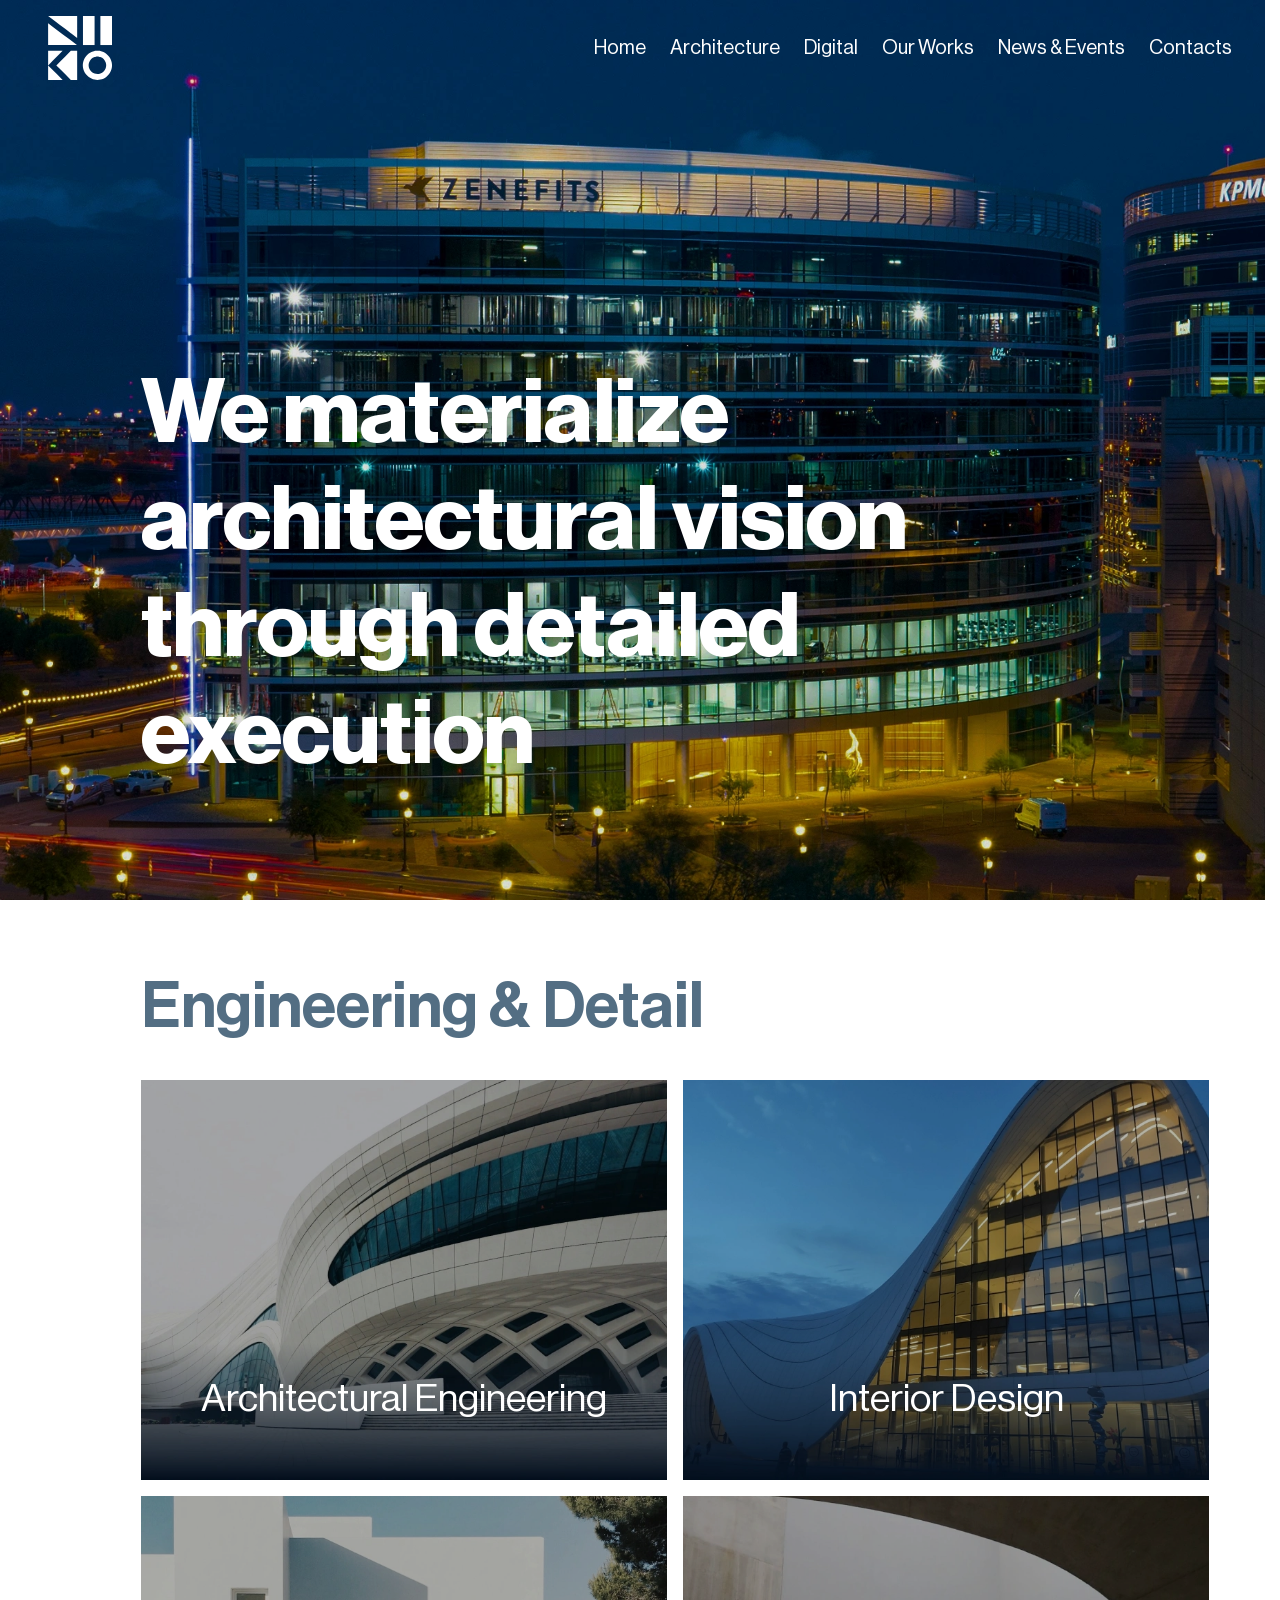
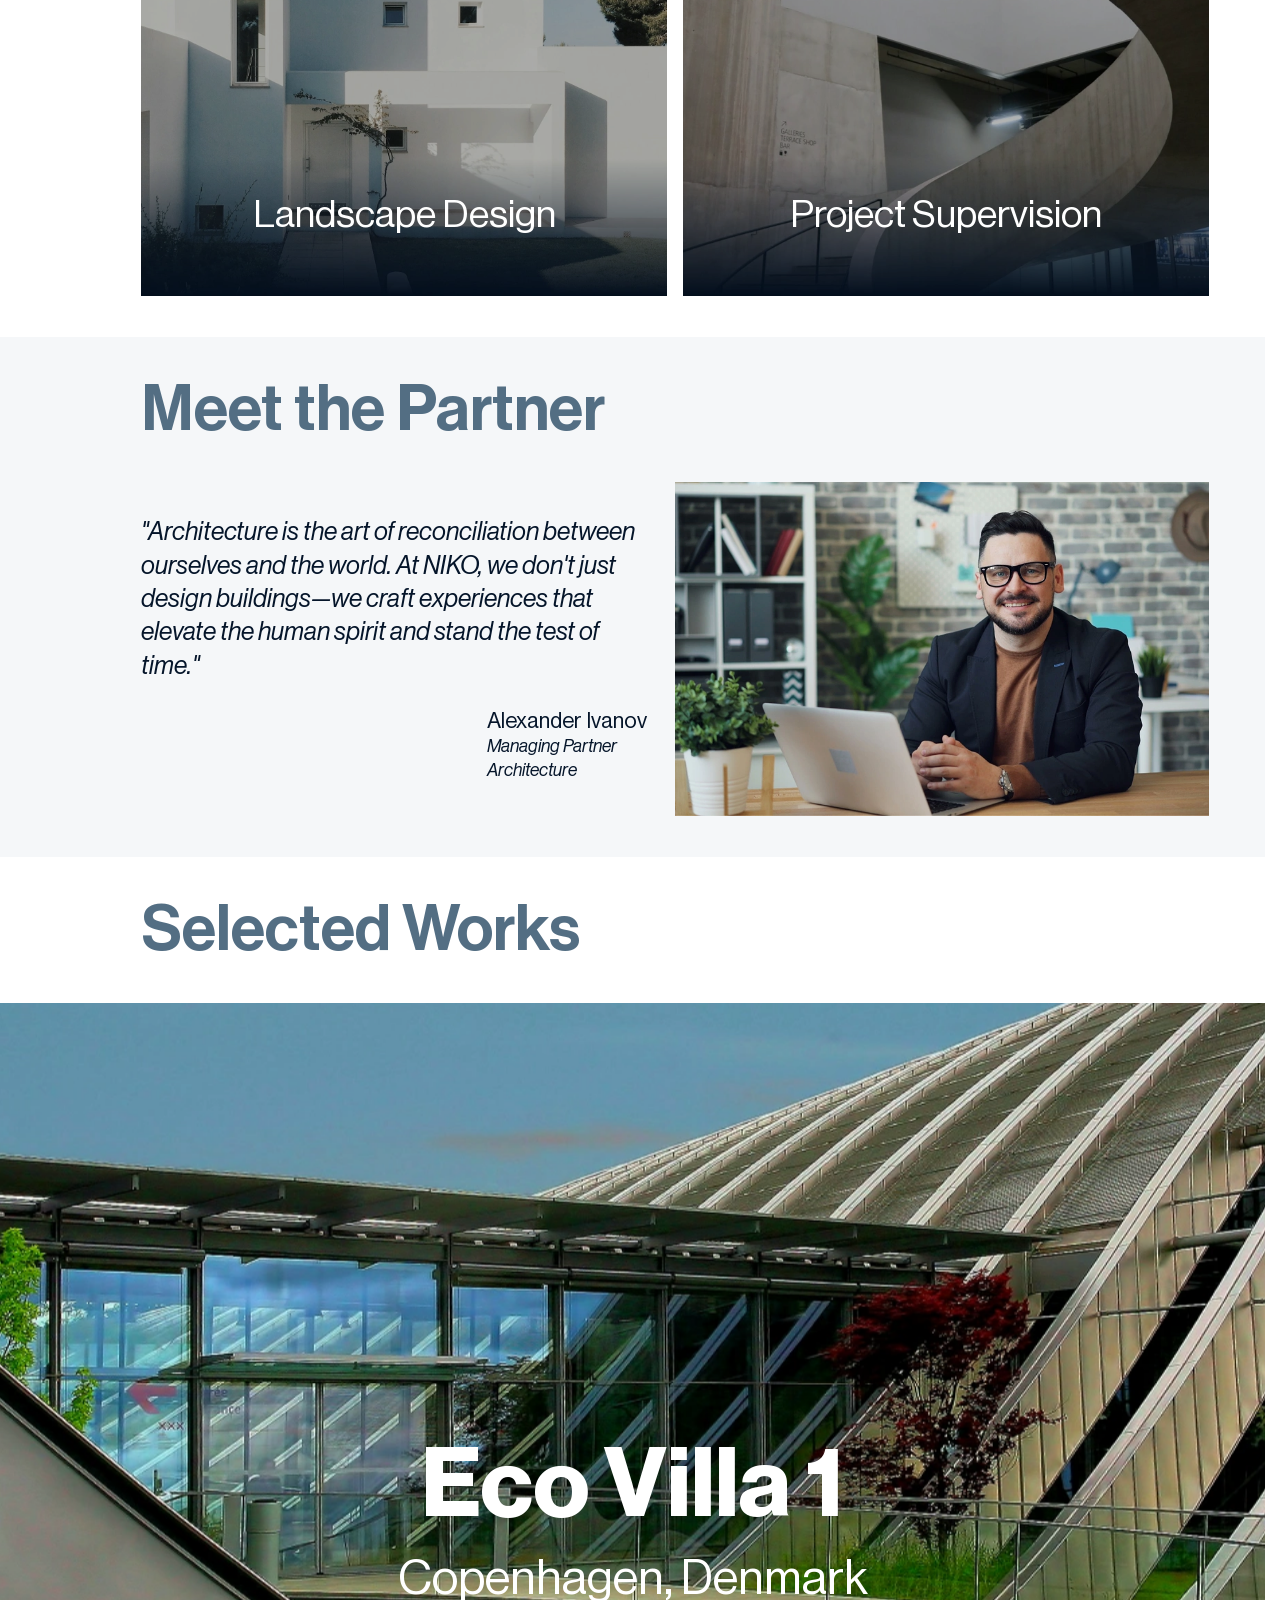
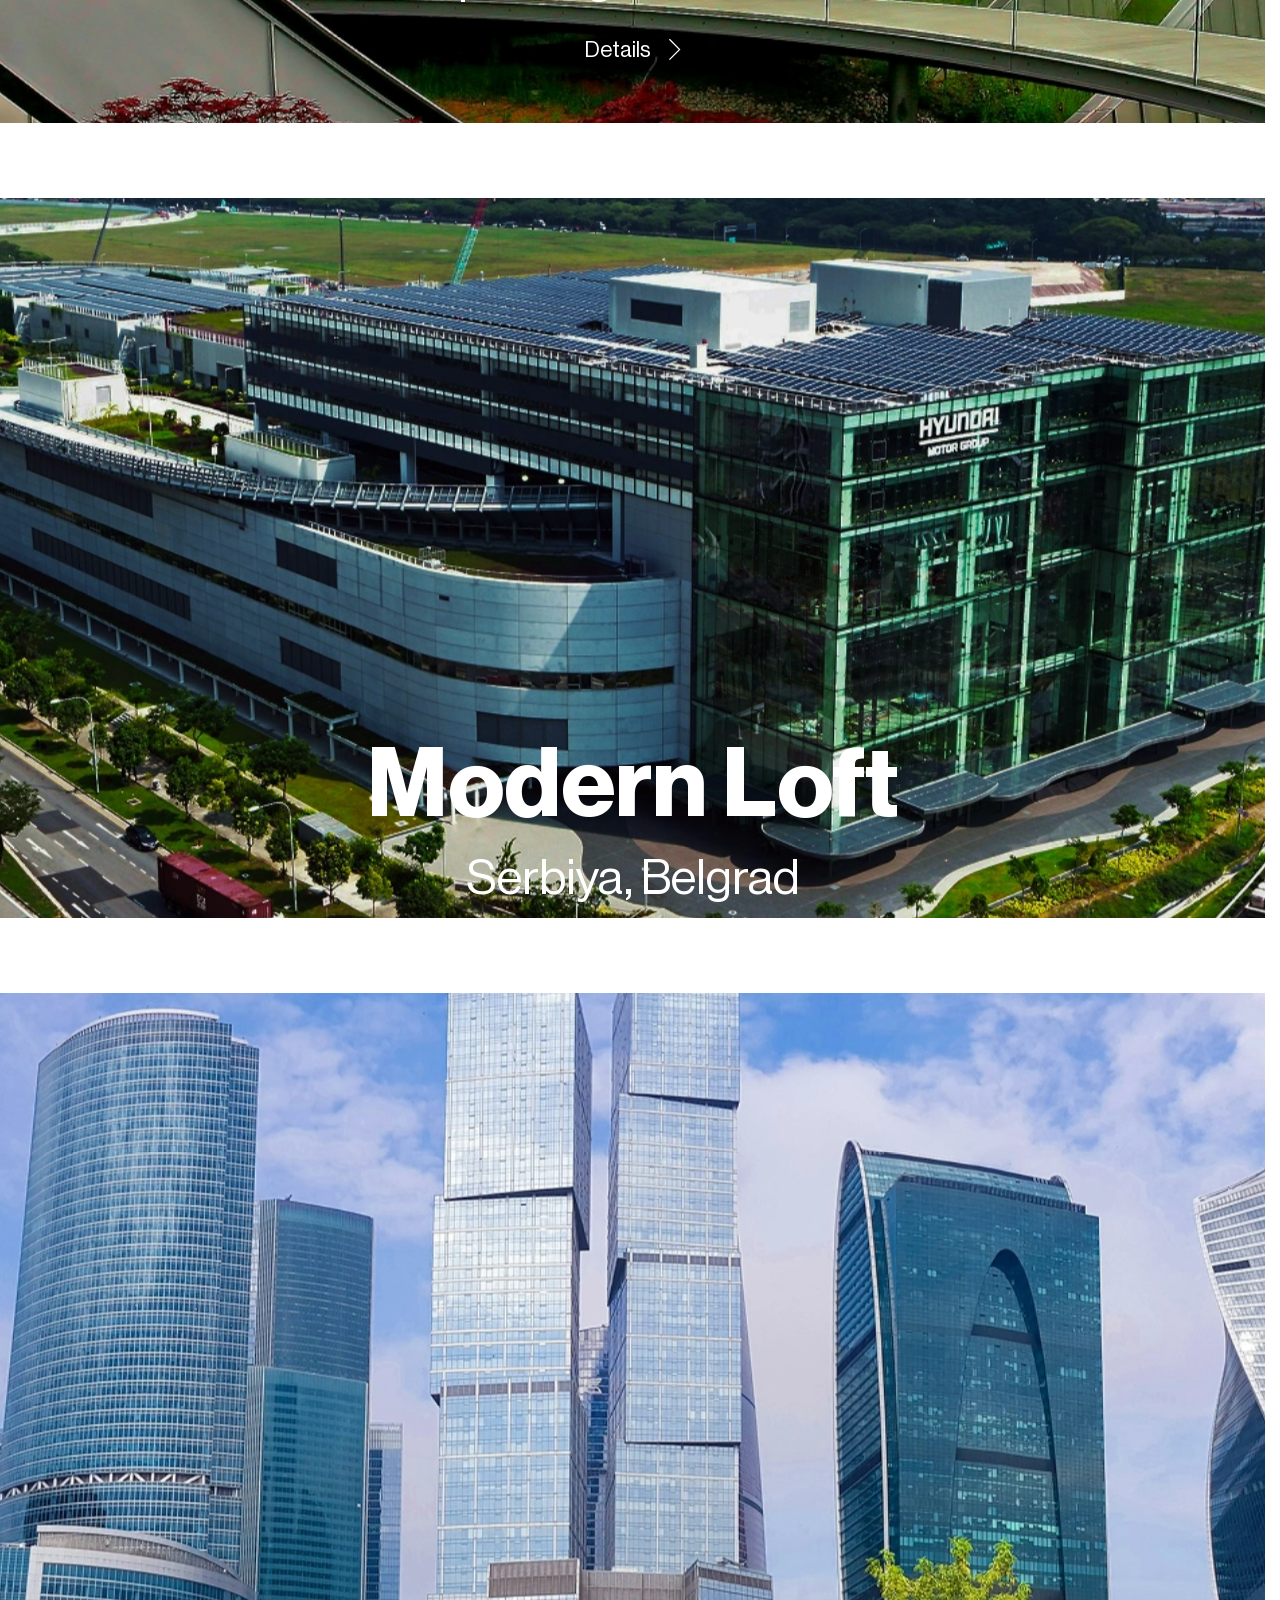
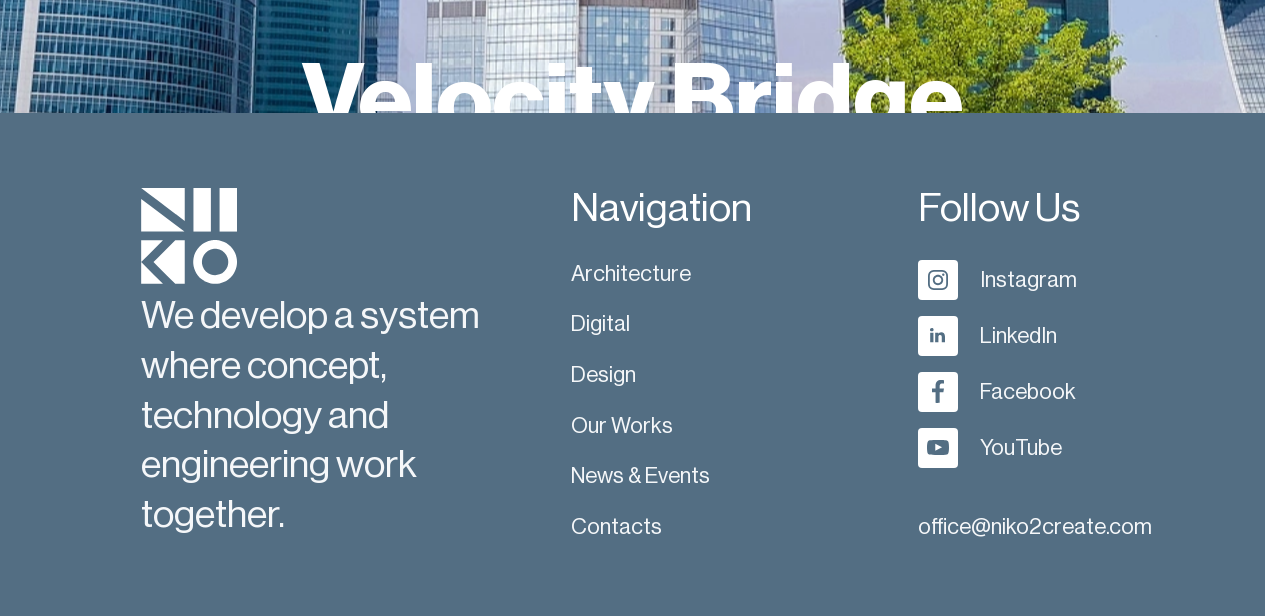
<file: design.html>
<!DOCTYPE html>
<html lang="ru">

<head>
  <meta charset="UTF-8">
  <meta name="viewport" content="width=device-width, initial-scale=1.0">
  <title>Design</title>
  <link rel="icon" type="image/x-icon" href="favicon.ico">
  <link href = "https://fonts.cdnfonts.com/css/neue-haas-grotesk-display-pro" rel = "stylesheet">
  <link rel="stylesheet" href="styles/styles.css">
  <link rel="stylesheet" href="https://cdn.jsdelivr.net/npm/swiper@11/swiper-bundle.min.css" />
</head>

<body class="inner-page">
  <header class="main-header">
    <a href="index.html" class="static-logo">
      <svg version="1.1" id="Слой_1" xmlns="http://www.w3.org/2000/svg" xmlns:xlink="http://www.w3.org/1999/xlink"
        x="0px" y="0px" viewBox="0 0 500 500" style="enable-background:new 0 0 500 500;" xml:space="preserve">
        <g>
          <path class="st0" d="M227.8,0.1v171.2l-45.4-34.2v-0.9h-1.1C123.4,92.6,58.8,43.9,0.9,0.3V0.1H227.8z" />
          <rect x="273.2" y="0.1" class="st0" width="90.7" height="226.8" />
          <rect x="409.3" y="0.1" class="st0" width="90.7" height="226.8" />
          <polygon class="st0" points="46.3,90.9 46.3,91.3 45.7,90.9 	" />
          <polygon class="st0" points="46.3,90.9 46.3,91.3 45.7,90.9 	" />
          <polygon class="st0" points="182.4,136.2 182.4,137.1 181.3,136.2 	" />
          <path class="st0" d="M226.3,227H0.9V57.1C74.1,112.3,153.2,171.9,226.3,227z" />
          <polygon class="st0" points="114.4,272.3 33,353.7 23.6,363.1 0.9,385.8 0.9,272.3 	" />
          <polygon class="st0" points="114.4,499.2 0.9,499.2 0.9,385.8 69,453.8 91.7,476.5 	" />
          <polygon class="st0" points="227.8,272.3 227.8,499.2 178.5,499.2 137.1,457.7 133.2,453.8 87.8,408.4 65.1,385.8 87.8,363.1 
       91.7,359.2 133.1,317.7 178.5,272.3 	" />
          <path class="st0" d="M497.8,363.1c-3.3-16.7-10.2-32.1-20-45.4c-6.5-8.9-14.4-16.8-23.2-23.5c-13.2-10-28.6-17.1-45.4-20.6
       c-2.6-0.5-5.2-1-7.8-1.3c-5-0.7-10.2-1-15.4-1c-5.2,0-10.4,0.4-15.4,1c-2.3,0.3-4.5,0.7-6.8,1.1c-16.7,3.3-32.2,10.3-45.4,20
       c-9.3,6.8-17.4,15-24.2,24.2c-9.8,13.2-16.7,28.6-20,45.4c-0.4,2.2-0.8,4.4-1.1,6.7c-0.7,5.1-1.1,10.2-1.1,15.5s0.4,10.4,1.1,15.5
       c0.3,2.6,0.8,5.2,1.3,7.7c3.5,16.8,10.6,32.2,20.6,45.4c6.7,8.8,14.6,16.6,23.5,23.2c13.2,9.8,28.6,16.7,45.4,20
       c7.2,1.4,14.6,2.2,22.2,2.2c8,0,15.7-0.8,23.2-2.4c16.8-3.5,32.2-10.6,45.4-20.6c8.5-6.4,16-13.9,22.4-22.4
       c10-13.2,17.1-28.6,20.6-45.4c1.6-7.5,2.4-15.3,2.4-23.2C500,377.6,499.3,370.2,497.8,363.1z M450.6,408.4
       c-6.9,19.2-22.1,34.4-41.3,41.3c-7.2,2.6-15.1,4.1-23.2,4.1c-7.8,0-15.2-1.3-22.2-3.7c-19.7-6.7-35.3-22.2-42.4-41.7
       c-1.3-3.6-2.3-7.3-3-11.2c-0.7-3.9-1.1-7.9-1.1-12c0-4.1,0.4-8.1,1.1-12c0.6-3.5,1.5-6.8,2.6-10.1c6.9-20,22.7-35.9,42.8-42.8
       c3.3-1.1,6.7-2,10.1-2.6c3.9-0.7,7.9-1.1,12-1.1s8.1,0.4,12,1.1c3.9,0.7,7.6,1.7,11.2,3c19.5,7,35,22.7,41.7,42.4
       c2.4,7,3.7,14.4,3.7,22.2C454.6,393.4,453.2,401.2,450.6,408.4z" />
        </g>
      </svg>
    </a>
    <nav class="main-nav">
      <ul class="menu-list">
        <a href="index.html" class="nav-link">Home</a>
        <a href="architecture.html" class="nav-link">Architecture</a>
        <a href="digital.html" class="nav-link">Digital</a>
        <a href="catalog.html" class="nav-link">Our Works</a>
        <a href="news.html" class="nav-link">News & Events</a>
        <a href="contacts.html" class="nav-link">Contacts</a>
      </ul>
    </nav>
    <!-- Кнопка Бургер -->
    <div class="mobile-burger" id="burger">
      <span></span>
      <span></span>
      <span></span>
    </div>
    <!-- Полноэкранное мобильное меню -->
    <div class="mobile-menu" id="mobileMenu">
      <nav class="mobile-nav">
        <a href="index.html" class="mobile-link">Home</a>
        <a href="architecture.html" class="mobile-link">Architecture</a>
        <a href="digital.html" class="mobile-link">Digital</a>
        <a href="catalog.html" class="mobile-link">Our Works</a>
        <a href="news.html" class="mobile-link">News & Events</a>
        <a href="contacts.html" class="mobile-link">Contacts</a>
      </nav>
    </div>
  </header>

  <section class="hero">
    <img class="hero__image" src="images/design/hero-bg.webp" alt="">
    <div class="hero__content">
      <h1 class="hero__title reveal">We materialize architectural vision through detailed execution</h1>
    </div>
  </section>
  <section class="concept">
    <div class="concept__top">
      <h2 class="concept__title title">Engineering & Detail</h2>
    </div>
    <div class="concept-grid">
      <div class="concept-card reveal">
        <img class="concept-card__image" src="images/architecture/concept/1.webp" alt="">
        <div class="concept-card__content">
          <h3 class="concept-card__title">Architectural Engineering</h3>
          <p class="concept-card__descr">Development of comprehensive construction documents, structural solutions,
            and technical detailing.</p>
        </div>
      </div>
      <div class="concept-card reveal">
        <img class="concept-card__image" src="images/architecture/concept/2.webp" alt="">
        <div class="concept-card__content">
          <h3 class="concept-card__title">Interior Design</h3>
          <p class="concept-card__descr">Curation of human-centric interior spaces, focusing on ergonomics,
            atmosphere, and living scenarios.</p>
        </div>
      </div>
      <div class="concept-card reveal">
        <img class="concept-card__image" src="images/architecture/concept/3.webp" alt="">
        <div class="concept-card__content">
          <h3 class="concept-card__title">Landscape Design</h3>
          <p class="concept-card__descr">Integrating nature and architecture through site-specific landscaping and
            outdoor environment design.</p>
        </div>
      </div>
      <div class="concept-card reveal">
        <img class="concept-card__image" src="images/architecture/concept/4.webp" alt="">
        <div class="concept-card__content">
          <h3 class="concept-card__title">Project Supervision</h3>
          <p class="concept-card__descr">Professional site inspection and quality control to ensure the built result
            aligns perfectly with the original vision.</p>
        </div>
      </div>
    </div>
  </section>
  <section class="meet">
    <h2 class="meet__title title">Meet the Partner</h2>
    <div class="meet__content">
      <div class="meet__content-inner">
        <figure class="meet__quote-wrapper">
          <blockquote class="meet__quote-text">
            <p>"Architecture is the art of reconciliation between ourselves and the world. At NIKO, we don't just design
              buildings—we craft experiences that elevate the human spirit and stand the test of time."</p>
          </blockquote>
          <figcaption class="meet__quote-author">
            Alexander Ivanov <cite>Managing Partner <br> Architecture</cite>
          </figcaption>
        </figure>
      </div>
      <img class="meet__image" src="images/architecture/meet.webp" alt="">
    </div>
  </section>
  <section class="selected">
    <h2 class="selected__title title">Selected Works</h2>
    <div class="selected__wrapper">
      <div class="selected-card">
        <div class="selected__card">
          <div class="selected-card__content">
            <h2 class="selected-card__title">Eco Villa 1</h2>
            <div class="selected-card__subtitle">Copenhagen, Denmark</div>
            <a class="selected-card__link" href="project.html">Details
              <svg width="20" height="36" viewBox="0 0 20 36" fill="none" xmlns="http://www.w3.org/2000/svg">
                <path d="M0.707133 0.70717L17.6777 17.6777L0.707136 34.6483" stroke="white" stroke-width="2" />
              </svg>
            </a>
          </div>
          <img class="selected__image" src="images/architecture/selected/1.webp" alt="">
        </div>
      </div>
      <div class="selected-card">
        <div class="selected__card">
          <div class="selected-card__content">
            <h2 class="selected-card__title">Modern Loft</h2>
            <div class="selected-card__subtitle">Serbiya, Belgrad</div>
            <a class="selected-card__link" href="project.html">Details
              <svg width="20" height="36" viewBox="0 0 20 36" fill="none" xmlns="http://www.w3.org/2000/svg">
                <path d="M0.707133 0.70717L17.6777 17.6777L0.707136 34.6483" stroke="white" stroke-width="2" />
              </svg>
            </a>
          </div>
          <img class="selected__image" src="images/architecture/selected/2.webp" alt="">
        </div>
      </div>
      <div class="selected-card">
        <div class="selected__card">
          <div class="selected-card__content">
            <h2 class="selected-card__title">Velocity Bridge</h2>
            <div class="selected-card__subtitle">Germany, Berlin</div>
            <a class="selected-card__link" href="project.html">Details
              <svg width="20" height="36" viewBox="0 0 20 36" fill="none" xmlns="http://www.w3.org/2000/svg">
                <path d="M0.707133 0.70717L17.6777 17.6777L0.707136 34.6483" stroke="white" stroke-width="2" />
              </svg>
            </a>
          </div>
          <img class="selected__image" src="images/architecture/selected/3.webp" alt="">
        </div>
      </div>
    </div>
  </section>

  <footer class="footer">
    <div class="footer__body">
      <div class="footer__col footer__col--1">
        <a class="footer__logo" href="index.html">
          <svg version="1.1" xmlns="http://www.w3.org/2000/svg" xmlns:xlink="http://www.w3.org/1999/xlink" x="0px"
            y="0px" viewBox="0 0 500 500"  xml:space="preserve">
            <g>
              <path  d="M227.8,0.1v171.2l-45.4-34.2v-0.9h-1.1C123.4,92.6,58.8,43.9,0.9,0.3V0.1H227.8z" />
              <rect x="273.2" y="0.1"  width="90.7" height="226.8" />
              <rect x="409.3" y="0.1"  width="90.7" height="226.8" />
              <polygon  points="46.3,90.9 46.3,91.3 45.7,90.9 	" />
              <polygon  points="46.3,90.9 46.3,91.3 45.7,90.9 	" />
              <polygon  points="182.4,136.2 182.4,137.1 181.3,136.2 	" />
              <path  d="M226.3,227H0.9V57.1C74.1,112.3,153.2,171.9,226.3,227z" />
              <polygon  points="114.4,272.3 33,353.7 23.6,363.1 0.9,385.8 0.9,272.3 	" />
              <polygon  points="114.4,499.2 0.9,499.2 0.9,385.8 69,453.8 91.7,476.5 	" />
              <polygon  points="227.8,272.3 227.8,499.2 178.5,499.2 137.1,457.7 133.2,453.8 87.8,408.4 65.1,385.8 87.8,363.1 
       91.7,359.2 133.1,317.7 178.5,272.3 	" />
              <path  d="M497.8,363.1c-3.3-16.7-10.2-32.1-20-45.4c-6.5-8.9-14.4-16.8-23.2-23.5c-13.2-10-28.6-17.1-45.4-20.6
       c-2.6-0.5-5.2-1-7.8-1.3c-5-0.7-10.2-1-15.4-1c-5.2,0-10.4,0.4-15.4,1c-2.3,0.3-4.5,0.7-6.8,1.1c-16.7,3.3-32.2,10.3-45.4,20
       c-9.3,6.8-17.4,15-24.2,24.2c-9.8,13.2-16.7,28.6-20,45.4c-0.4,2.2-0.8,4.4-1.1,6.7c-0.7,5.1-1.1,10.2-1.1,15.5s0.4,10.4,1.1,15.5
       c0.3,2.6,0.8,5.2,1.3,7.7c3.5,16.8,10.6,32.2,20.6,45.4c6.7,8.8,14.6,16.6,23.5,23.2c13.2,9.8,28.6,16.7,45.4,20
       c7.2,1.4,14.6,2.2,22.2,2.2c8,0,15.7-0.8,23.2-2.4c16.8-3.5,32.2-10.6,45.4-20.6c8.5-6.4,16-13.9,22.4-22.4
       c10-13.2,17.1-28.6,20.6-45.4c1.6-7.5,2.4-15.3,2.4-23.2C500,377.6,499.3,370.2,497.8,363.1z M450.6,408.4
       c-6.9,19.2-22.1,34.4-41.3,41.3c-7.2,2.6-15.1,4.1-23.2,4.1c-7.8,0-15.2-1.3-22.2-3.7c-19.7-6.7-35.3-22.2-42.4-41.7
       c-1.3-3.6-2.3-7.3-3-11.2c-0.7-3.9-1.1-7.9-1.1-12c0-4.1,0.4-8.1,1.1-12c0.6-3.5,1.5-6.8,2.6-10.1c6.9-20,22.7-35.9,42.8-42.8
       c3.3-1.1,6.7-2,10.1-2.6c3.9-0.7,7.9-1.1,12-1.1s8.1,0.4,12,1.1c3.9,0.7,7.6,1.7,11.2,3c19.5,7,35,22.7,41.7,42.4
       c2.4,7,3.7,14.4,3.7,22.2C454.6,393.4,453.2,401.2,450.6,408.4z" />
            </g>
          </svg>
        </a>
        <div class="footer__appeal">
          We develop a system where concept, technology and engineering work together.
        </div>
      </div>

      <div class="footer__col">
        <div class="footer__col-title">Navigation</div>
        <ul class="footer__menu-list">
          <li class="footer__menu-item"><a href="architecture.html" class="footer__menu-link">Architecture</a></li>
          <li class="footer__menu-item"><a href="digital.html" class="footer__menu-link">Digital</a></li>
          <li class="footer__menu-item"><a href="design.html" class="footer__menu-link">Design</a></li>
          <li class="footer__menu-item"><a href="catalog.html" class="footer__menu-link">Our Works</a></li>
          <li class="footer__menu-item"><a href="news.html" class="footer__menu-link">News & Events</a></li>
          <li class="footer__menu-item"><a href="contacts.html" class="footer__menu-link">Contacts</a></li>
        </ul>
      </div>
      <div class="footer__col">
        <div class="footer__col-title">Follow Us</div>
        <ul class="footer__soc1als-list">
          <li class="footer__soc1als-item">
            <a class="footer__soc1als-link" href="/">
              <div class="footer__svg-wrapper">
                <svg width="20" height="20" viewBox="0 0 20 20" fill="none" xmlns="http://www.w3.org/2000/svg">
                  <path
                    d="M10 1.80723C12.6506 1.80723 13.0121 1.80723 14.0964 1.80723C15.0602 1.80723 15.5422 2.04819 15.9036 2.16868C16.3855 2.40964 16.747 2.53012 17.1084 2.89157C17.4699 3.25301 17.7108 3.61446 17.8313 4.09639C17.9518 4.45783 18.0723 4.93976 18.1928 5.90362C18.1928 6.98795 18.1928 7.22892 18.1928 10C18.1928 12.7711 18.1928 13.0121 18.1928 14.0964C18.1928 15.0602 17.9518 15.5422 17.8313 15.9036C17.5904 16.3855 17.4699 16.747 17.1084 17.1084C16.747 17.4699 16.3855 17.7108 15.9036 17.8313C15.5422 17.9518 15.0602 18.0723 14.0964 18.1928C13.0121 18.1928 12.7711 18.1928 10 18.1928C7.22892 18.1928 6.98795 18.1928 5.90362 18.1928C4.93976 18.1928 4.45783 17.9518 4.09639 17.8313C3.61446 17.5904 3.25301 17.4699 2.89157 17.1084C2.53012 16.747 2.28916 16.3855 2.16868 15.9036C2.04819 15.5422 1.92771 15.0602 1.80723 14.0964C1.80723 13.0121 1.80723 12.7711 1.80723 10C1.80723 7.22892 1.80723 6.98795 1.80723 5.90362C1.80723 4.93976 2.04819 4.45783 2.16868 4.09639C2.40964 3.61446 2.53012 3.25301 2.89157 2.89157C3.25301 2.53012 3.61446 2.28916 4.09639 2.16868C4.45783 2.04819 4.93976 1.92771 5.90362 1.80723C6.98795 1.80723 7.3494 1.80723 10 1.80723ZM10 0C7.22892 0 6.98795 0 5.90362 0C4.81928 0 4.09639 0.240965 3.49398 0.481928C2.89157 0.722892 2.28916 1.08434 1.68675 1.68675C1.08434 2.28916 0.843374 2.77109 0.481928 3.49398C0.240965 4.09639 0.120482 4.81928 0 5.90362C0 6.98795 0 7.3494 0 10C0 12.7711 0 13.0121 0 14.0964C0 15.1807 0.240965 15.9036 0.481928 16.506C0.722892 17.1084 1.08434 17.7108 1.68675 18.3133C2.28916 18.9157 2.77109 19.1566 3.49398 19.5181C4.09639 19.759 4.81928 19.8795 5.90362 20C6.98795 20 7.3494 20 10 20C12.6506 20 13.0121 20 14.0964 20C15.1807 20 15.9036 19.759 16.506 19.5181C17.1084 19.2771 17.7108 18.9157 18.3133 18.3133C18.9157 17.7108 19.1566 17.2289 19.5181 16.506C19.759 15.9036 19.8795 15.1807 20 14.0964C20 13.0121 20 12.6506 20 10C20 7.3494 20 6.98795 20 5.90362C20 4.81928 19.759 4.09639 19.5181 3.49398C19.2771 2.89157 18.9157 2.28916 18.3133 1.68675C17.7108 1.08434 17.2289 0.843374 16.506 0.481928C15.9036 0.240965 15.1807 0.120482 14.0964 0C13.0121 0 12.7711 0 10 0Z"
                    fill="#536E83" />
                  <path
                    d="M10 4.81928C7.10843 4.81928 4.81928 7.10843 4.81928 10C4.81928 12.8916 7.10843 15.1807 10 15.1807C12.8916 15.1807 15.1807 12.8916 15.1807 10C15.1807 7.10843 12.8916 4.81928 10 4.81928ZM10 13.3735C8.19277 13.3735 6.62651 11.9277 6.62651 10C6.62651 8.19277 8.07229 6.62651 10 6.62651C11.8072 6.62651 13.3735 8.07229 13.3735 10C13.3735 11.8072 11.8072 13.3735 10 13.3735Z"
                    fill="#536E83" />
                  <path
                    d="M15.3012 5.90362C15.9666 5.90362 16.506 5.3642 16.506 4.6988C16.506 4.03339 15.9666 3.49398 15.3012 3.49398C14.6358 3.49398 14.0964 4.03339 14.0964 4.6988C14.0964 5.3642 14.6358 5.90362 15.3012 5.90362Z"
                    fill="#536E83" />
                </svg>
              </div>
              Instagram
            </a>
          </li>
          <li class="footer__soc1als-item">
            <a class="footer__soc1als-link" href="/">
              <div class="footer__svg-wrapper">
                <svg width="15" height="15" viewBox="0 0 15 15" fill="none" xmlns="http://www.w3.org/2000/svg">
                  <path
                    d="M15 8.7444V14.2601H11.7713V9.08072C11.7713 7.80269 11.3004 6.92825 10.157 6.92825C9.28251 6.92825 8.74439 7.53363 8.5426 8.07175C8.47534 8.27354 8.40807 8.5426 8.40807 8.87892V14.2601H5.17937C5.17937 14.2601 5.24664 5.5157 5.17937 4.64126H8.40807V5.98655C8.81166 5.3139 9.61883 4.3722 11.3004 4.3722C13.3856 4.3722 15 5.78475 15 8.7444ZM1.81614 0C0.739908 0 0 0.73991 0 1.68161C0 2.62332 0.672645 3.36323 1.74888 3.36323C2.89238 3.36323 3.56502 2.62332 3.56502 1.68161C3.63229 0.672646 2.95964 0 1.81614 0ZM0.201793 14.2601H3.43049V4.64126H0.201793V14.2601Z"
                    fill="#536E83" />
                </svg>
              </div>
              LinkedIn
            </a>
          </li>
          <li class="footer__soc1als-item">
            <a class="footer__soc1als-link" href="/">
              <div class="footer__svg-wrapper">
                <svg width="12" height="23" viewBox="0 0 12 23" fill="none" xmlns="http://www.w3.org/2000/svg">
                  <path
                    d="M7.65708 12.3648H11.3793L11.9637 8.56055H7.65632V6.48134C7.65632 4.90099 8.16957 3.49962 9.63891 3.49962H12V0.179741C11.5852 0.123382 10.7078 0 9.04996 0C5.58819 0 3.55867 1.8393 3.55867 6.0297V8.56055H0V12.3648H3.55867V22.821C4.26344 22.9276 4.97729 23 5.71007 23C6.37245 23 7.01893 22.9391 7.65708 22.8522V12.3648Z"
                    fill="#536E83" />
                </svg>
              </div>
              Facebook
            </a>
          </li>
          <li class="footer__soc1als-item">
            <a class="footer__soc1als-link" href="/">
              <div class="footer__svg-wrapper">
                <svg width="22" height="15" viewBox="0 0 22 15" fill="none" xmlns="http://www.w3.org/2000/svg">
                  <path fill-rule="evenodd" clip-rule="evenodd"
                    d="M2.26249 14.5568C1.87023 14.4408 1.51232 14.2343 1.21896 13.9549C0.925599 13.6754 0.705403 13.3312 0.576947 12.9512C-0.157079 10.9874 -0.374569 2.78693 1.03911 1.16807C1.50961 0.641449 2.17389 0.317218 2.88777 0.265759C6.68024 -0.13232 18.3975 -0.0792426 19.7432 0.398453C20.1217 0.518323 20.4675 0.720256 20.7547 0.989122C21.0419 1.25799 21.263 1.58681 21.4015 1.95096C22.2035 3.98117 22.2307 11.3589 21.2928 13.3095C21.044 13.8173 20.6275 14.2285 20.1102 14.4772C18.6965 15.1672 4.13833 15.1539 2.26249 14.5568ZM8.28422 10.7087L15.0808 7.25869L8.28422 3.78213V10.7087Z"
                    fill="#536E83" />
                </svg>
              </div>
              YouTube
            </a>
          </li>
        </ul>
        <a href="mailto:office@niko2create.com" class="footer__menu-email">office@niko2create.com</a>
      </div>

    </div>
    <!-- <div class="footer__bottom">
      <small class="footer__copy">
        © 2026 Niko. Все права защищены.
      </small>
      <a class="footer__additional" href="#">Политика конфиденциальности</a>
      <a class="footer__additional" href="#">Условия использования</a>
    </div> -->
  </footer>

  <script src="https://cdn.jsdelivr.net/npm/swiper@11/swiper-bundle.min.js"
    onload="window.isSwiperReady = true; if(window.initMySite) window.initMySite();">
    </script>

  <script src="js/common.js"></script>
</body>

</html>
</file>
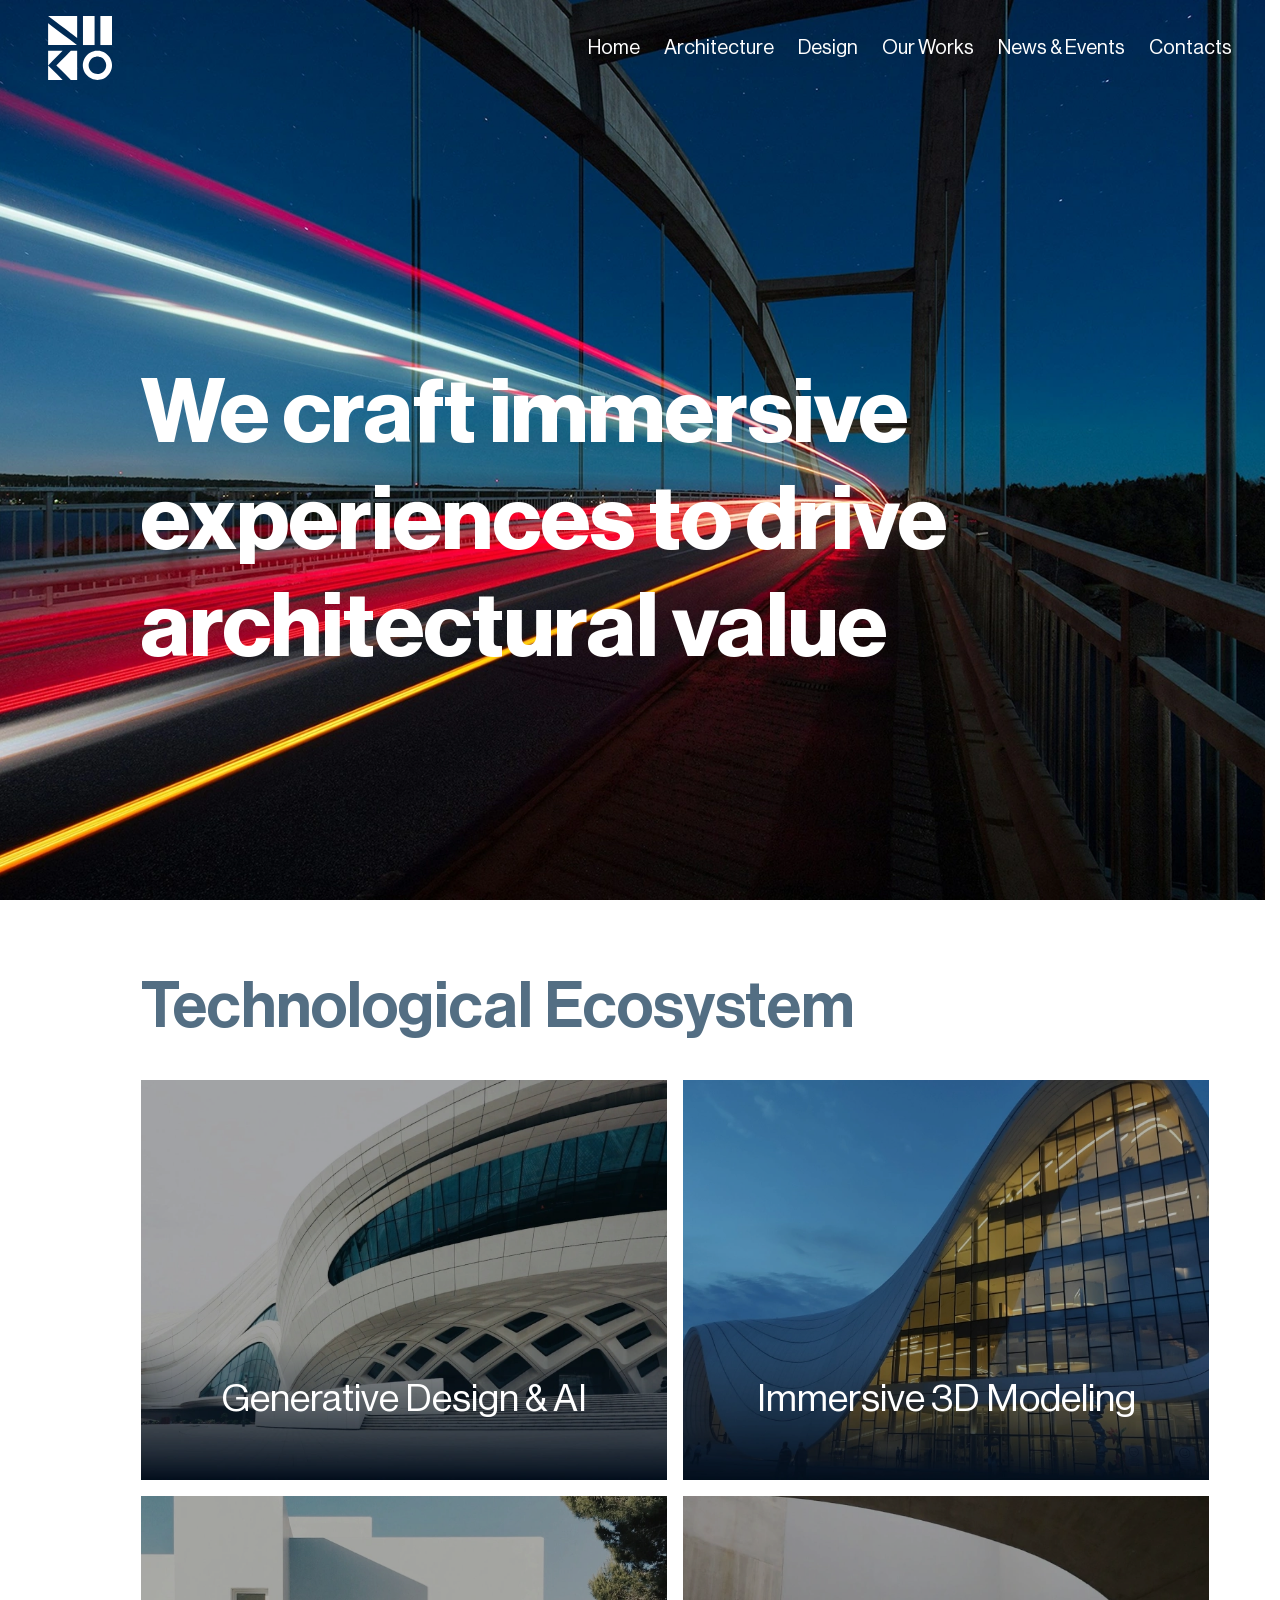
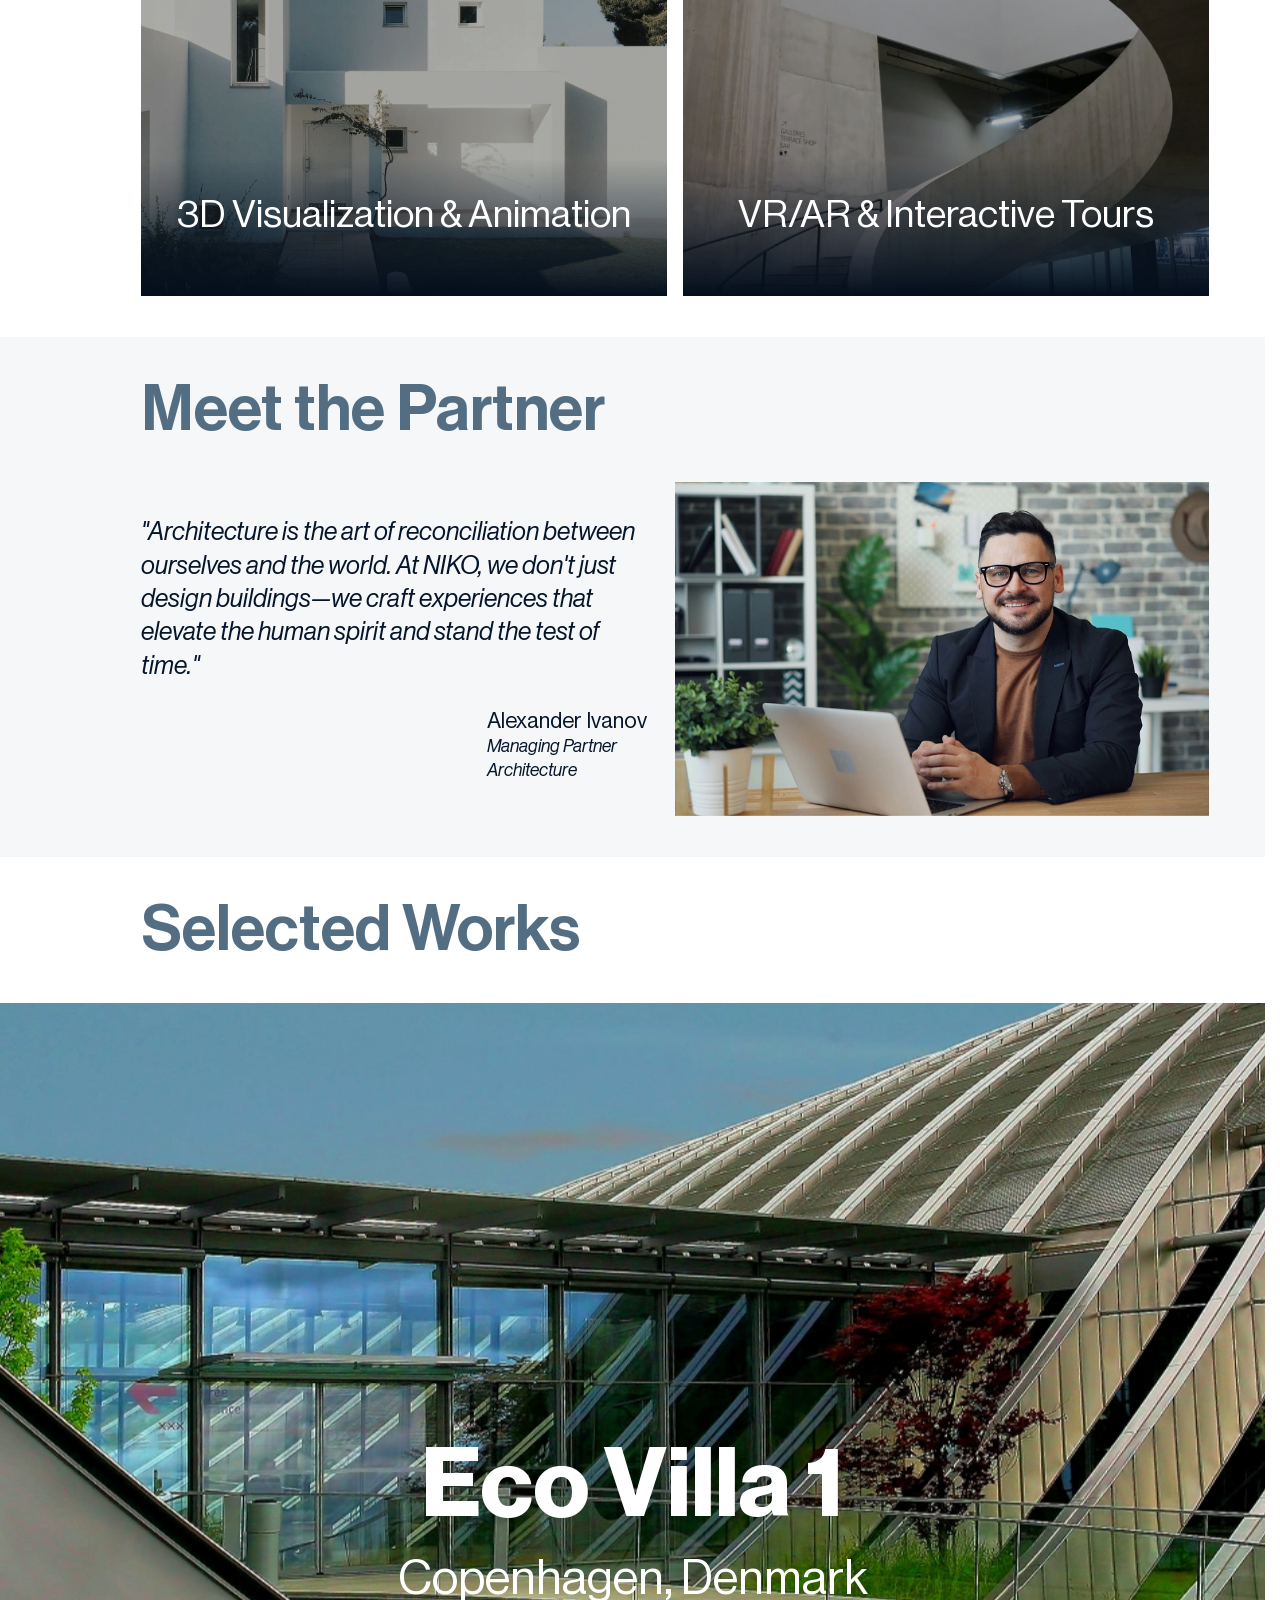
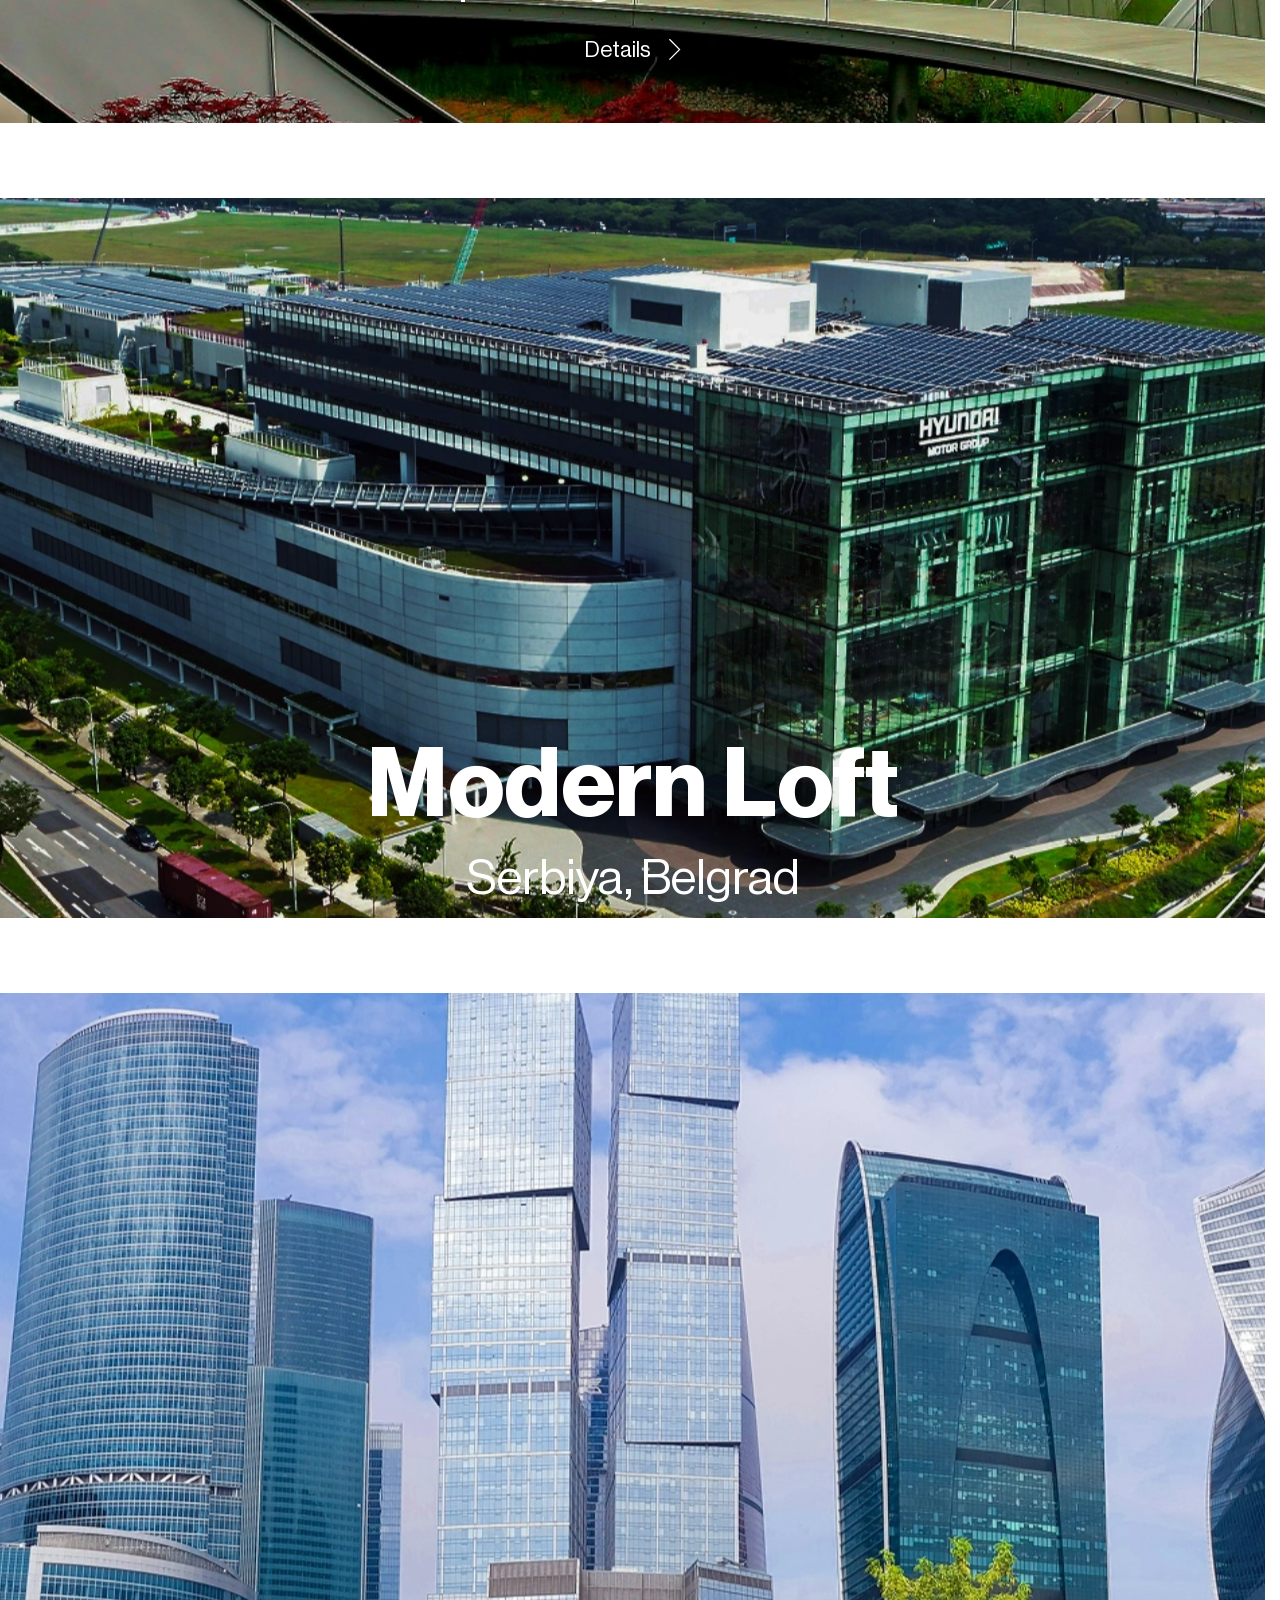
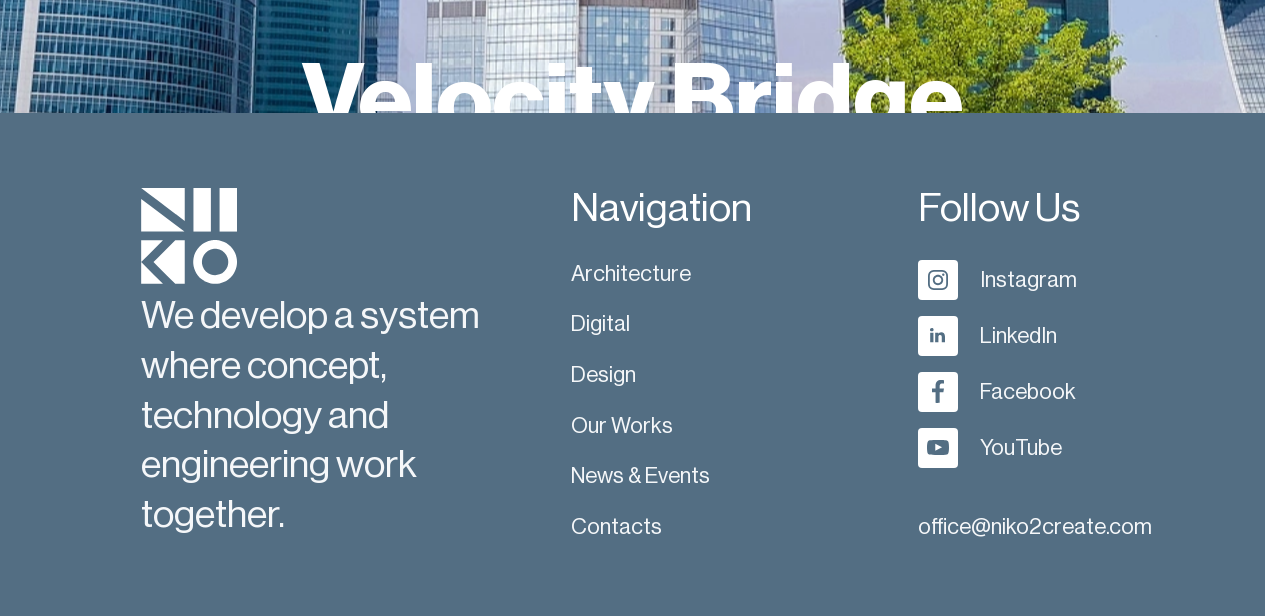
<file: digital.html>
<!DOCTYPE html>
<html lang="ru">

<head>
  <meta charset="UTF-8">
  <meta name="viewport" content="width=device-width, initial-scale=1.0">
  <title>Digital</title>
  <link rel="icon" type="image/x-icon" href="favicon.ico">
  <link href = "https://fonts.cdnfonts.com/css/neue-haas-grotesk-display-pro" rel = "stylesheet">
  <link rel="stylesheet" href="styles/styles.css">
  <link rel="stylesheet" href="https://cdn.jsdelivr.net/npm/swiper@11/swiper-bundle.min.css" />
</head>

<body class="inner-page">
  <header class="main-header">
    <a href="index.html" class="static-logo">
      <svg version="1.1" id="Слой_1" xmlns="http://www.w3.org/2000/svg" xmlns:xlink="http://www.w3.org/1999/xlink"
        x="0px" y="0px" viewBox="0 0 500 500" style="enable-background:new 0 0 500 500;" xml:space="preserve">
        <g>
          <path class="st0" d="M227.8,0.1v171.2l-45.4-34.2v-0.9h-1.1C123.4,92.6,58.8,43.9,0.9,0.3V0.1H227.8z" />
          <rect x="273.2" y="0.1" class="st0" width="90.7" height="226.8" />
          <rect x="409.3" y="0.1" class="st0" width="90.7" height="226.8" />
          <polygon class="st0" points="46.3,90.9 46.3,91.3 45.7,90.9 	" />
          <polygon class="st0" points="46.3,90.9 46.3,91.3 45.7,90.9 	" />
          <polygon class="st0" points="182.4,136.2 182.4,137.1 181.3,136.2 	" />
          <path class="st0" d="M226.3,227H0.9V57.1C74.1,112.3,153.2,171.9,226.3,227z" />
          <polygon class="st0" points="114.4,272.3 33,353.7 23.6,363.1 0.9,385.8 0.9,272.3 	" />
          <polygon class="st0" points="114.4,499.2 0.9,499.2 0.9,385.8 69,453.8 91.7,476.5 	" />
          <polygon class="st0" points="227.8,272.3 227.8,499.2 178.5,499.2 137.1,457.7 133.2,453.8 87.8,408.4 65.1,385.8 87.8,363.1 
       91.7,359.2 133.1,317.7 178.5,272.3 	" />
          <path class="st0" d="M497.8,363.1c-3.3-16.7-10.2-32.1-20-45.4c-6.5-8.9-14.4-16.8-23.2-23.5c-13.2-10-28.6-17.1-45.4-20.6
       c-2.6-0.5-5.2-1-7.8-1.3c-5-0.7-10.2-1-15.4-1c-5.2,0-10.4,0.4-15.4,1c-2.3,0.3-4.5,0.7-6.8,1.1c-16.7,3.3-32.2,10.3-45.4,20
       c-9.3,6.8-17.4,15-24.2,24.2c-9.8,13.2-16.7,28.6-20,45.4c-0.4,2.2-0.8,4.4-1.1,6.7c-0.7,5.1-1.1,10.2-1.1,15.5s0.4,10.4,1.1,15.5
       c0.3,2.6,0.8,5.2,1.3,7.7c3.5,16.8,10.6,32.2,20.6,45.4c6.7,8.8,14.6,16.6,23.5,23.2c13.2,9.8,28.6,16.7,45.4,20
       c7.2,1.4,14.6,2.2,22.2,2.2c8,0,15.7-0.8,23.2-2.4c16.8-3.5,32.2-10.6,45.4-20.6c8.5-6.4,16-13.9,22.4-22.4
       c10-13.2,17.1-28.6,20.6-45.4c1.6-7.5,2.4-15.3,2.4-23.2C500,377.6,499.3,370.2,497.8,363.1z M450.6,408.4
       c-6.9,19.2-22.1,34.4-41.3,41.3c-7.2,2.6-15.1,4.1-23.2,4.1c-7.8,0-15.2-1.3-22.2-3.7c-19.7-6.7-35.3-22.2-42.4-41.7
       c-1.3-3.6-2.3-7.3-3-11.2c-0.7-3.9-1.1-7.9-1.1-12c0-4.1,0.4-8.1,1.1-12c0.6-3.5,1.5-6.8,2.6-10.1c6.9-20,22.7-35.9,42.8-42.8
       c3.3-1.1,6.7-2,10.1-2.6c3.9-0.7,7.9-1.1,12-1.1s8.1,0.4,12,1.1c3.9,0.7,7.6,1.7,11.2,3c19.5,7,35,22.7,41.7,42.4
       c2.4,7,3.7,14.4,3.7,22.2C454.6,393.4,453.2,401.2,450.6,408.4z" />
        </g>
      </svg>
    </a>
    <nav class="main-nav">
      <ul class="menu-list">
        <a href="index.html" class="nav-link">Home</a>
        <a href="architecture.html" class="nav-link">Architecture</a>
        <a href="design.html" class="nav-link">Design</a>
        <a href="catalog.html" class="nav-link">Our Works</a>
        <a href="news.html" class="nav-link">News & Events</a>
        <a href="contacts.html" class="nav-link">Contacts</a>
      </ul>
    </nav>
    <!-- Кнопка Бургер -->
    <div class="mobile-burger" id="burger">
      <span></span>
      <span></span>
      <span></span>
    </div>
    <!-- Полноэкранное мобильное меню -->
    <div class="mobile-menu" id="mobileMenu">
      <nav class="mobile-nav">
        <a href="index.html" class="mobile-link">Home</a>
        <a href="architecture.html" class="mobile-link">Architecture</a>
        <a href="design.html" class="mobile-link">Design</a>
        <a href="catalog.html" class="mobile-link">Our Works</a>
        <a href="news.html" class="mobile-link">News & Events</a>
        <a href="contacts.html" class="mobile-link">Contacts</a>
      </nav>
    </div>
  </header>

  <section class="hero">
    <img class="hero__image" src="images/digital/hero-bg-1.webp" alt="">
    <div class="hero__content">
      <h1 class="hero__title reveal">We craft immersive experiences to drive architectural value</h1>
    </div>
  </section>
  <section class="concept">
    <div class="concept__top">
      <h2 class="concept__title title">Technological Ecosystem</h2>
    </div>
    <div class="concept-grid">
      <div class="concept-card reveal">
        <img class="concept-card__image" src="images/architecture/concept/1.webp" alt="">
        <div class="concept-card__content">
          <h3 class="concept-card__title">Generative Design & AI</h3>
          <p class="concept-card__descr">Using algorithms and neural networks for form optimization, environmental
            analysis, and automated design discovery.</p>
        </div>
      </div>
      <div class="concept-card reveal">
        <img class="concept-card__image" src="images/architecture/concept/2.webp" alt="">
        <div class="concept-card__content">
          <h3 class="concept-card__title">Immersive 3D Modeling</h3>
          <p class="concept-card__descr"> Creating high-fidelity digital twins with real-time physics of light,
            shadows, and materials.</p>
        </div>
      </div>
      <div class="concept-card reveal">
        <img class="concept-card__image" src="images/architecture/concept/3.webp" alt="">
        <div class="concept-card__content">
          <h3 class="concept-card__title">3D Visualization & Animation</h3>
          <p class="concept-card__descr">High-end photorealistic rendering and architectural cinematography for an
            emotional project presentation.</p>
        </div>
      </div>
      <div class="concept-card reveal">
        <img class="concept-card__image" src="images/architecture/concept/4.webp" alt="">
        <div class="concept-card__content">
          <h3 class="concept-card__title">VR/AR & Interactive Tours</h3>
          <p class="concept-card__descr">Full-scale immersion through Virtual Reality and on-site project integration
            via Augmented Reality.</p>
        </div>
      </div>
    </div>
  </section>
  <section class="meet">
    <h2 class="meet__title title">Meet the Partner</h2>
    <div class="meet__content">
      <div class="meet__content-inner">
        <figure class="meet__quote-wrapper">
          <blockquote class="meet__quote-text">
            <p>"Architecture is the art of reconciliation between ourselves and the world. At NIKO, we don't just design
              buildings—we craft experiences that elevate the human spirit and stand the test of time."</p>
          </blockquote>
          <figcaption class="meet__quote-author">
            Alexander Ivanov <cite>Managing Partner <br> Architecture</cite>
          </figcaption>
        </figure>
      </div>
      <img class="meet__image" src="images/architecture/meet.webp" alt="">
    </div>
  </section>
  <section class="selected">
    <h2 class="selected__title title">Selected Works</h2>
    <div class="selected__wrapper">
      <div class="selected-card">
        <div class="selected__card">
          <div class="selected-card__content">
            <h2 class="selected-card__title">Eco Villa 1</h2>
            <div class="selected-card__subtitle">Copenhagen, Denmark</div>
            <a class="selected-card__link" href="project.html">Details
              <svg width="20" height="36" viewBox="0 0 20 36" fill="none" xmlns="http://www.w3.org/2000/svg">
                <path d="M0.707133 0.70717L17.6777 17.6777L0.707136 34.6483" stroke="white" stroke-width="2" />
              </svg>
            </a>
          </div>
          <img class="selected__image" src="images/architecture/selected/1.webp" alt="">
        </div>
      </div>
      <div class="selected-card">
        <div class="selected__card">
          <div class="selected-card__content">
            <h2 class="selected-card__title">Modern Loft</h2>
            <div class="selected-card__subtitle">Serbiya, Belgrad</div>
            <a class="selected-card__link" href="project.html">Details
              <svg width="20" height="36" viewBox="0 0 20 36" fill="none" xmlns="http://www.w3.org/2000/svg">
                <path d="M0.707133 0.70717L17.6777 17.6777L0.707136 34.6483" stroke="white" stroke-width="2" />
              </svg>
            </a>
          </div>
          <img class="selected__image" src="images/architecture/selected/2.webp" alt="">
        </div>
      </div>
      <div class="selected-card">
        <div class="selected__card">
          <div class="selected-card__content">
            <h2 class="selected-card__title">Velocity Bridge</h2>
            <div class="selected-card__subtitle">Germany, Berlin</div>
            <a class="selected-card__link" href="project.html">Details
              <svg width="20" height="36" viewBox="0 0 20 36" fill="none" xmlns="http://www.w3.org/2000/svg">
                <path d="M0.707133 0.70717L17.6777 17.6777L0.707136 34.6483" stroke="white" stroke-width="2" />
              </svg>
            </a>
          </div>
          <img class="selected__image" src="images/architecture/selected/3.webp" alt="">
        </div>
      </div>
    </div>
  </section>

  <footer class="footer">
    <div class="footer__body">
      <div class="footer__col footer__col--1">
        <a class="footer__logo" href="index.html">
          <svg version="1.1" xmlns="http://www.w3.org/2000/svg" xmlns:xlink="http://www.w3.org/1999/xlink" x="0px"
            y="0px" viewBox="0 0 500 500"  xml:space="preserve">
            <g>
              <path  d="M227.8,0.1v171.2l-45.4-34.2v-0.9h-1.1C123.4,92.6,58.8,43.9,0.9,0.3V0.1H227.8z" />
              <rect x="273.2" y="0.1"  width="90.7" height="226.8" />
              <rect x="409.3" y="0.1"  width="90.7" height="226.8" />
              <polygon  points="46.3,90.9 46.3,91.3 45.7,90.9 	" />
              <polygon  points="46.3,90.9 46.3,91.3 45.7,90.9 	" />
              <polygon  points="182.4,136.2 182.4,137.1 181.3,136.2 	" />
              <path  d="M226.3,227H0.9V57.1C74.1,112.3,153.2,171.9,226.3,227z" />
              <polygon  points="114.4,272.3 33,353.7 23.6,363.1 0.9,385.8 0.9,272.3 	" />
              <polygon  points="114.4,499.2 0.9,499.2 0.9,385.8 69,453.8 91.7,476.5 	" />
              <polygon  points="227.8,272.3 227.8,499.2 178.5,499.2 137.1,457.7 133.2,453.8 87.8,408.4 65.1,385.8 87.8,363.1 
       91.7,359.2 133.1,317.7 178.5,272.3 	" />
              <path  d="M497.8,363.1c-3.3-16.7-10.2-32.1-20-45.4c-6.5-8.9-14.4-16.8-23.2-23.5c-13.2-10-28.6-17.1-45.4-20.6
       c-2.6-0.5-5.2-1-7.8-1.3c-5-0.7-10.2-1-15.4-1c-5.2,0-10.4,0.4-15.4,1c-2.3,0.3-4.5,0.7-6.8,1.1c-16.7,3.3-32.2,10.3-45.4,20
       c-9.3,6.8-17.4,15-24.2,24.2c-9.8,13.2-16.7,28.6-20,45.4c-0.4,2.2-0.8,4.4-1.1,6.7c-0.7,5.1-1.1,10.2-1.1,15.5s0.4,10.4,1.1,15.5
       c0.3,2.6,0.8,5.2,1.3,7.7c3.5,16.8,10.6,32.2,20.6,45.4c6.7,8.8,14.6,16.6,23.5,23.2c13.2,9.8,28.6,16.7,45.4,20
       c7.2,1.4,14.6,2.2,22.2,2.2c8,0,15.7-0.8,23.2-2.4c16.8-3.5,32.2-10.6,45.4-20.6c8.5-6.4,16-13.9,22.4-22.4
       c10-13.2,17.1-28.6,20.6-45.4c1.6-7.5,2.4-15.3,2.4-23.2C500,377.6,499.3,370.2,497.8,363.1z M450.6,408.4
       c-6.9,19.2-22.1,34.4-41.3,41.3c-7.2,2.6-15.1,4.1-23.2,4.1c-7.8,0-15.2-1.3-22.2-3.7c-19.7-6.7-35.3-22.2-42.4-41.7
       c-1.3-3.6-2.3-7.3-3-11.2c-0.7-3.9-1.1-7.9-1.1-12c0-4.1,0.4-8.1,1.1-12c0.6-3.5,1.5-6.8,2.6-10.1c6.9-20,22.7-35.9,42.8-42.8
       c3.3-1.1,6.7-2,10.1-2.6c3.9-0.7,7.9-1.1,12-1.1s8.1,0.4,12,1.1c3.9,0.7,7.6,1.7,11.2,3c19.5,7,35,22.7,41.7,42.4
       c2.4,7,3.7,14.4,3.7,22.2C454.6,393.4,453.2,401.2,450.6,408.4z" />
            </g>
          </svg>
        </a>
        <div class="footer__appeal">
          We develop a system where concept, technology and engineering work together.
        </div>
      </div>

      <div class="footer__col">
        <div class="footer__col-title">Navigation</div>
        <ul class="footer__menu-list">
          <li class="footer__menu-item"><a href="architecture.html" class="footer__menu-link">Architecture</a></li>
          <li class="footer__menu-item"><a href="digital.html" class="footer__menu-link">Digital</a></li>
          <li class="footer__menu-item"><a href="design.html" class="footer__menu-link">Design</a></li>
          <li class="footer__menu-item"><a href="catalog.html" class="footer__menu-link">Our Works</a></li>
          <li class="footer__menu-item"><a href="news.html" class="footer__menu-link">News & Events</a></li>
          <li class="footer__menu-item"><a href="contacts.html" class="footer__menu-link">Contacts</a></li>
        </ul>
      </div>
      <div class="footer__col">
        <div class="footer__col-title">Follow Us</div>
        <ul class="footer__soc1als-list">
          <li class="footer__soc1als-item">
            <a class="footer__soc1als-link" href="/">
              <div class="footer__svg-wrapper">
                <svg width="20" height="20" viewBox="0 0 20 20" fill="none" xmlns="http://www.w3.org/2000/svg">
                  <path
                    d="M10 1.80723C12.6506 1.80723 13.0121 1.80723 14.0964 1.80723C15.0602 1.80723 15.5422 2.04819 15.9036 2.16868C16.3855 2.40964 16.747 2.53012 17.1084 2.89157C17.4699 3.25301 17.7108 3.61446 17.8313 4.09639C17.9518 4.45783 18.0723 4.93976 18.1928 5.90362C18.1928 6.98795 18.1928 7.22892 18.1928 10C18.1928 12.7711 18.1928 13.0121 18.1928 14.0964C18.1928 15.0602 17.9518 15.5422 17.8313 15.9036C17.5904 16.3855 17.4699 16.747 17.1084 17.1084C16.747 17.4699 16.3855 17.7108 15.9036 17.8313C15.5422 17.9518 15.0602 18.0723 14.0964 18.1928C13.0121 18.1928 12.7711 18.1928 10 18.1928C7.22892 18.1928 6.98795 18.1928 5.90362 18.1928C4.93976 18.1928 4.45783 17.9518 4.09639 17.8313C3.61446 17.5904 3.25301 17.4699 2.89157 17.1084C2.53012 16.747 2.28916 16.3855 2.16868 15.9036C2.04819 15.5422 1.92771 15.0602 1.80723 14.0964C1.80723 13.0121 1.80723 12.7711 1.80723 10C1.80723 7.22892 1.80723 6.98795 1.80723 5.90362C1.80723 4.93976 2.04819 4.45783 2.16868 4.09639C2.40964 3.61446 2.53012 3.25301 2.89157 2.89157C3.25301 2.53012 3.61446 2.28916 4.09639 2.16868C4.45783 2.04819 4.93976 1.92771 5.90362 1.80723C6.98795 1.80723 7.3494 1.80723 10 1.80723ZM10 0C7.22892 0 6.98795 0 5.90362 0C4.81928 0 4.09639 0.240965 3.49398 0.481928C2.89157 0.722892 2.28916 1.08434 1.68675 1.68675C1.08434 2.28916 0.843374 2.77109 0.481928 3.49398C0.240965 4.09639 0.120482 4.81928 0 5.90362C0 6.98795 0 7.3494 0 10C0 12.7711 0 13.0121 0 14.0964C0 15.1807 0.240965 15.9036 0.481928 16.506C0.722892 17.1084 1.08434 17.7108 1.68675 18.3133C2.28916 18.9157 2.77109 19.1566 3.49398 19.5181C4.09639 19.759 4.81928 19.8795 5.90362 20C6.98795 20 7.3494 20 10 20C12.6506 20 13.0121 20 14.0964 20C15.1807 20 15.9036 19.759 16.506 19.5181C17.1084 19.2771 17.7108 18.9157 18.3133 18.3133C18.9157 17.7108 19.1566 17.2289 19.5181 16.506C19.759 15.9036 19.8795 15.1807 20 14.0964C20 13.0121 20 12.6506 20 10C20 7.3494 20 6.98795 20 5.90362C20 4.81928 19.759 4.09639 19.5181 3.49398C19.2771 2.89157 18.9157 2.28916 18.3133 1.68675C17.7108 1.08434 17.2289 0.843374 16.506 0.481928C15.9036 0.240965 15.1807 0.120482 14.0964 0C13.0121 0 12.7711 0 10 0Z"
                    fill="#536E83" />
                  <path
                    d="M10 4.81928C7.10843 4.81928 4.81928 7.10843 4.81928 10C4.81928 12.8916 7.10843 15.1807 10 15.1807C12.8916 15.1807 15.1807 12.8916 15.1807 10C15.1807 7.10843 12.8916 4.81928 10 4.81928ZM10 13.3735C8.19277 13.3735 6.62651 11.9277 6.62651 10C6.62651 8.19277 8.07229 6.62651 10 6.62651C11.8072 6.62651 13.3735 8.07229 13.3735 10C13.3735 11.8072 11.8072 13.3735 10 13.3735Z"
                    fill="#536E83" />
                  <path
                    d="M15.3012 5.90362C15.9666 5.90362 16.506 5.3642 16.506 4.6988C16.506 4.03339 15.9666 3.49398 15.3012 3.49398C14.6358 3.49398 14.0964 4.03339 14.0964 4.6988C14.0964 5.3642 14.6358 5.90362 15.3012 5.90362Z"
                    fill="#536E83" />
                </svg>
              </div>
              Instagram
            </a>
          </li>
          <li class="footer__soc1als-item">
            <a class="footer__soc1als-link" href="/">
              <div class="footer__svg-wrapper">
                <svg width="15" height="15" viewBox="0 0 15 15" fill="none" xmlns="http://www.w3.org/2000/svg">
                  <path
                    d="M15 8.7444V14.2601H11.7713V9.08072C11.7713 7.80269 11.3004 6.92825 10.157 6.92825C9.28251 6.92825 8.74439 7.53363 8.5426 8.07175C8.47534 8.27354 8.40807 8.5426 8.40807 8.87892V14.2601H5.17937C5.17937 14.2601 5.24664 5.5157 5.17937 4.64126H8.40807V5.98655C8.81166 5.3139 9.61883 4.3722 11.3004 4.3722C13.3856 4.3722 15 5.78475 15 8.7444ZM1.81614 0C0.739908 0 0 0.73991 0 1.68161C0 2.62332 0.672645 3.36323 1.74888 3.36323C2.89238 3.36323 3.56502 2.62332 3.56502 1.68161C3.63229 0.672646 2.95964 0 1.81614 0ZM0.201793 14.2601H3.43049V4.64126H0.201793V14.2601Z"
                    fill="#536E83" />
                </svg>
              </div>
              LinkedIn
            </a>
          </li>
          <li class="footer__soc1als-item">
            <a class="footer__soc1als-link" href="/">
              <div class="footer__svg-wrapper">
                <svg width="12" height="23" viewBox="0 0 12 23" fill="none" xmlns="http://www.w3.org/2000/svg">
                  <path
                    d="M7.65708 12.3648H11.3793L11.9637 8.56055H7.65632V6.48134C7.65632 4.90099 8.16957 3.49962 9.63891 3.49962H12V0.179741C11.5852 0.123382 10.7078 0 9.04996 0C5.58819 0 3.55867 1.8393 3.55867 6.0297V8.56055H0V12.3648H3.55867V22.821C4.26344 22.9276 4.97729 23 5.71007 23C6.37245 23 7.01893 22.9391 7.65708 22.8522V12.3648Z"
                    fill="#536E83" />
                </svg>
              </div>
              Facebook
            </a>
          </li>
          <li class="footer__soc1als-item">
            <a class="footer__soc1als-link" href="/">
              <div class="footer__svg-wrapper">
                <svg width="22" height="15" viewBox="0 0 22 15" fill="none" xmlns="http://www.w3.org/2000/svg">
                  <path fill-rule="evenodd" clip-rule="evenodd"
                    d="M2.26249 14.5568C1.87023 14.4408 1.51232 14.2343 1.21896 13.9549C0.925599 13.6754 0.705403 13.3312 0.576947 12.9512C-0.157079 10.9874 -0.374569 2.78693 1.03911 1.16807C1.50961 0.641449 2.17389 0.317218 2.88777 0.265759C6.68024 -0.13232 18.3975 -0.0792426 19.7432 0.398453C20.1217 0.518323 20.4675 0.720256 20.7547 0.989122C21.0419 1.25799 21.263 1.58681 21.4015 1.95096C22.2035 3.98117 22.2307 11.3589 21.2928 13.3095C21.044 13.8173 20.6275 14.2285 20.1102 14.4772C18.6965 15.1672 4.13833 15.1539 2.26249 14.5568ZM8.28422 10.7087L15.0808 7.25869L8.28422 3.78213V10.7087Z"
                    fill="#536E83" />
                </svg>
              </div>
              YouTube
            </a>
          </li>
        </ul>
        <a href="mailto:office@niko2create.com" class="footer__menu-email">office@niko2create.com</a>
      </div>

    </div>
    <!-- <div class="footer__bottom">
      <small class="footer__copy">
        © 2026 Niko. Все права защищены.
      </small>
      <a class="footer__additional" href="#">Политика конфиденциальности</a>
      <a class="footer__additional" href="#">Условия использования</a>
    </div> -->
  </footer>
  
  <script src="https://cdn.jsdelivr.net/npm/swiper@11/swiper-bundle.min.js"
    onload="window.isSwiperReady = true; if(window.initMySite) window.initMySite();">
    </script>

  <script src="js/common.js"></script>
</body>

</html>
</file>
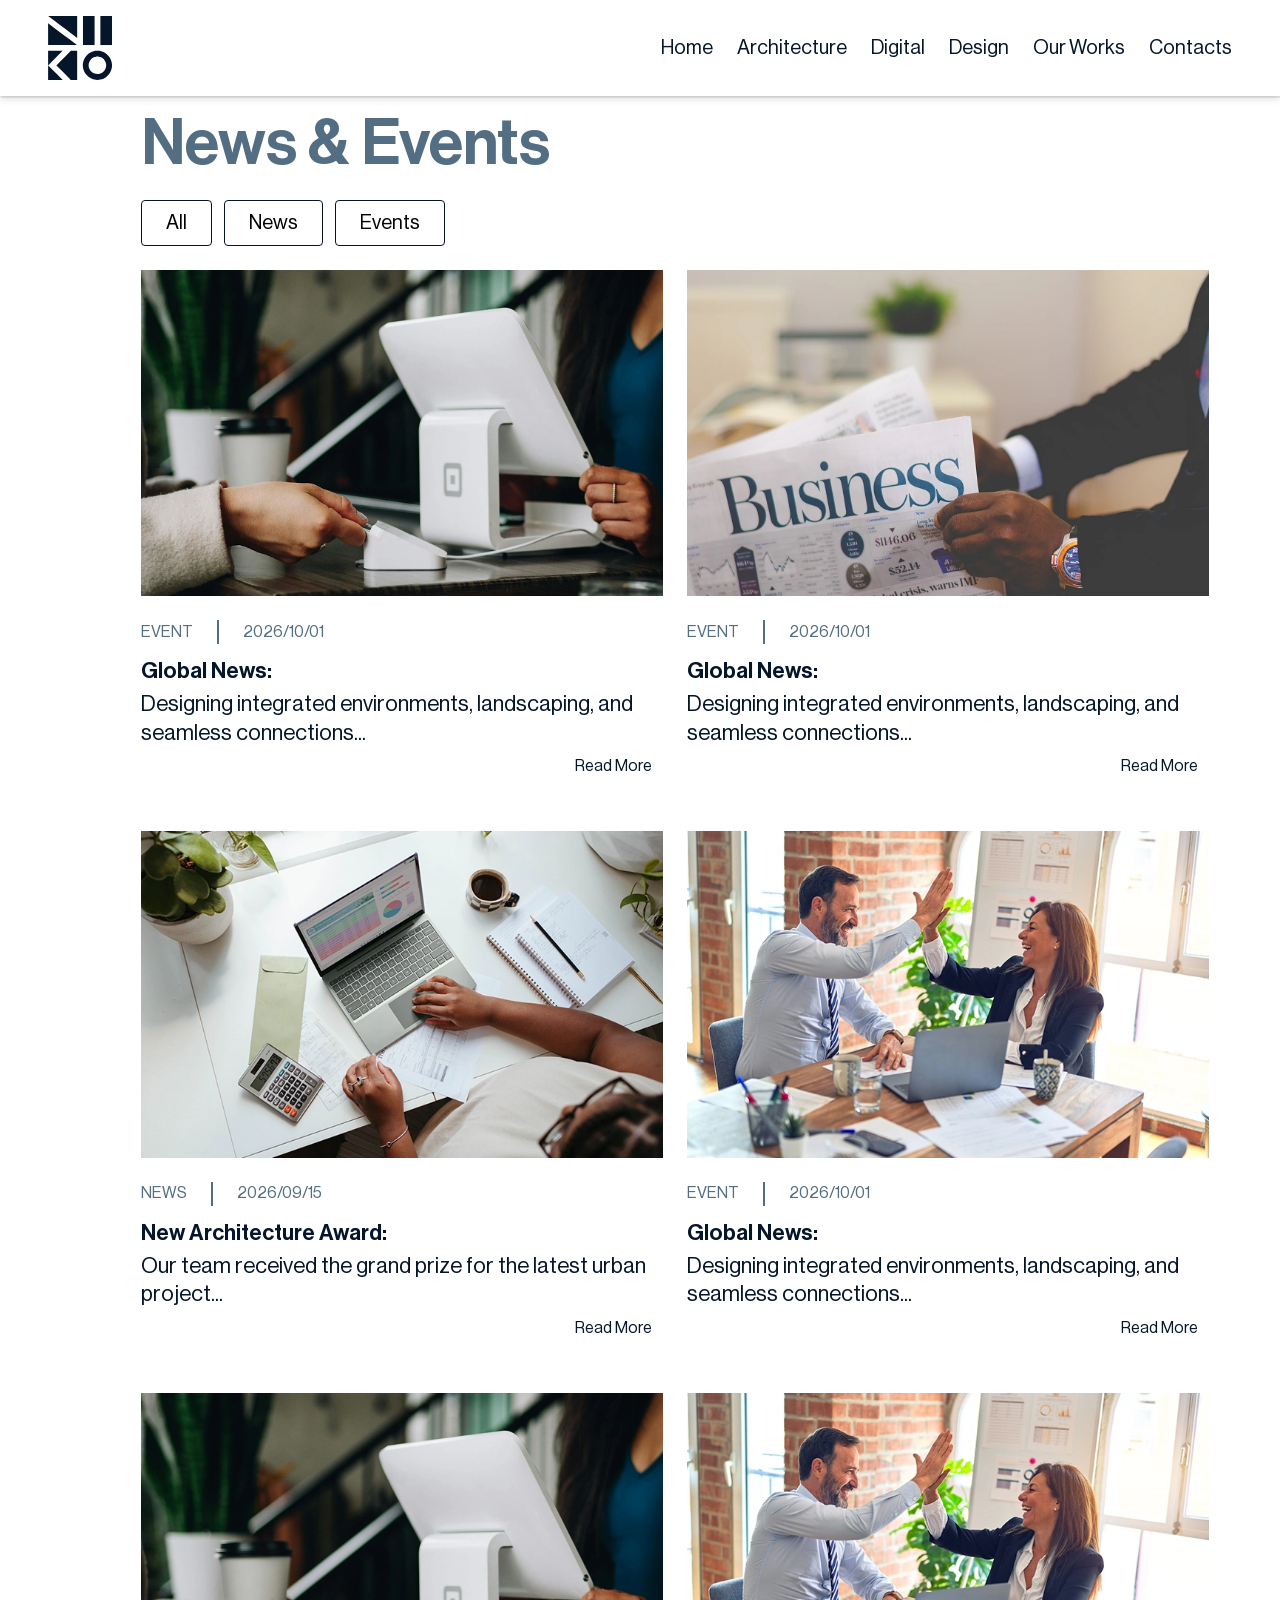
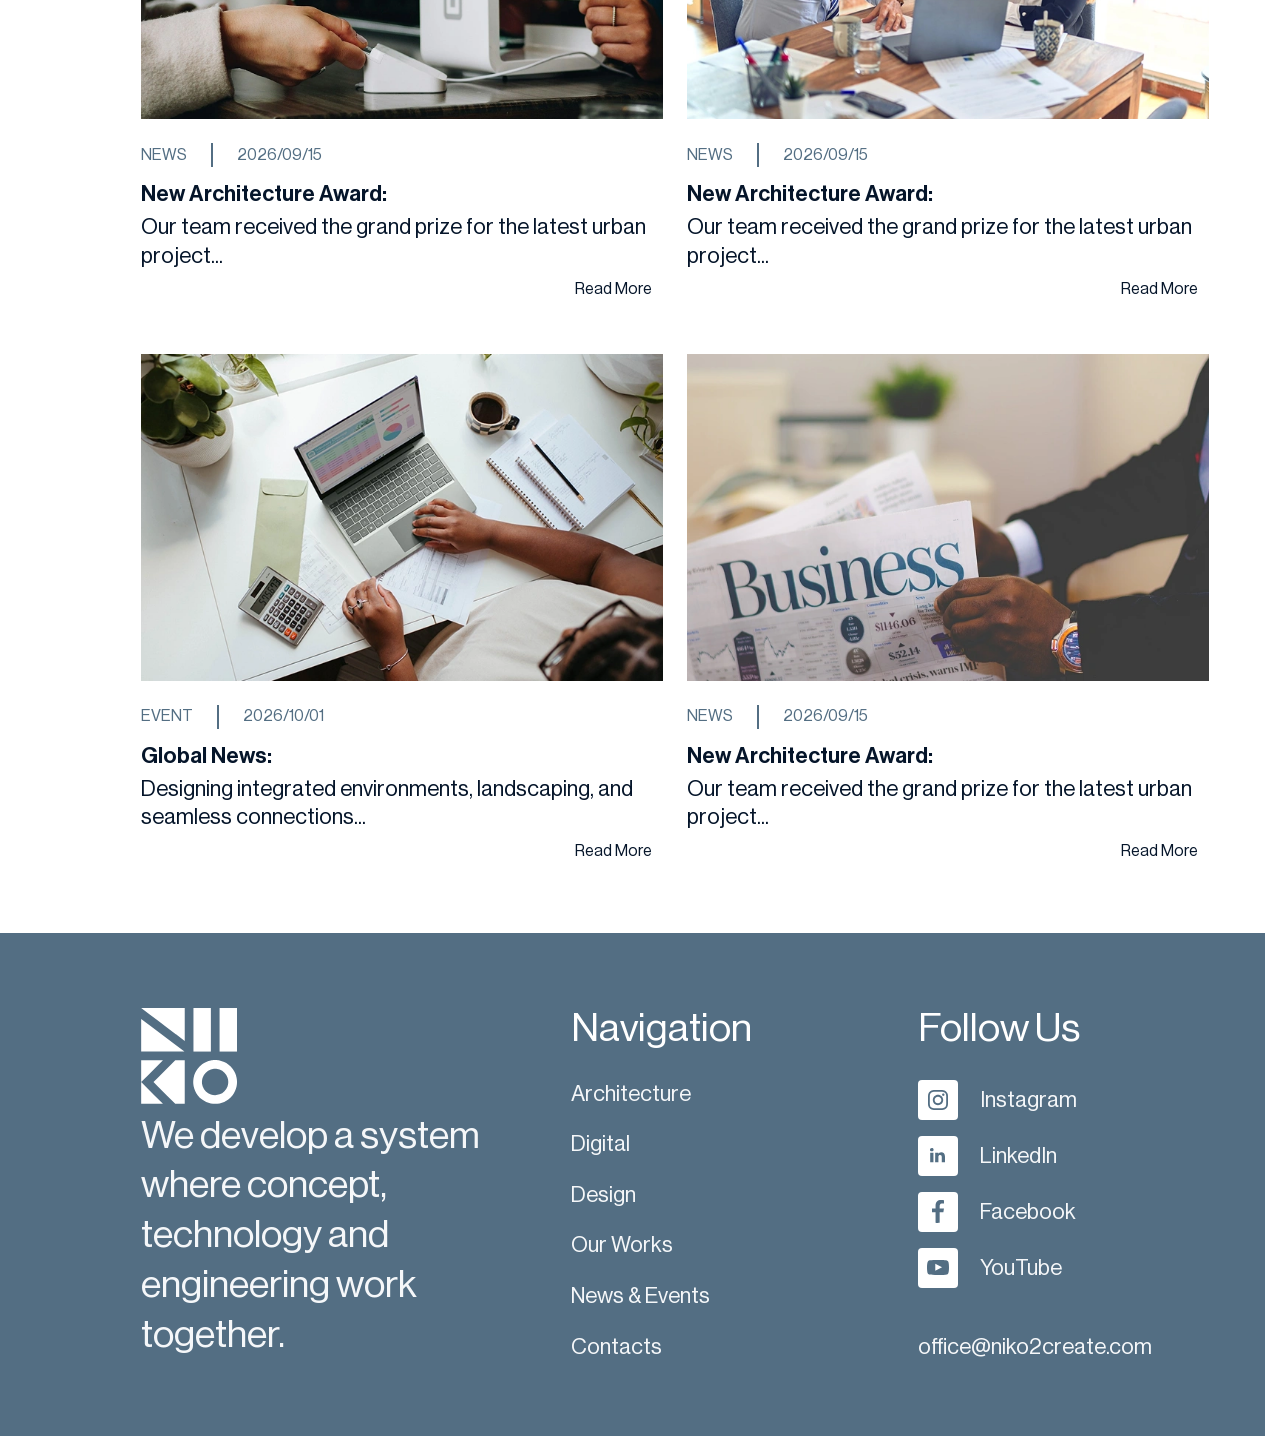
<file: news.html>
<!DOCTYPE html>
<html lang="ru">

<head>
  <meta charset="UTF-8">
  <meta name="viewport" content="width=device-width, initial-scale=1.0">
  <title>News</title>
  <link rel="icon" type="image/x-icon" href="favicon.ico">
  <link href = "https://fonts.cdnfonts.com/css/neue-haas-grotesk-display-pro" rel = "stylesheet">
  <link rel="stylesheet" href="styles/styles.css">
  <link rel="stylesheet" href="https://cdn.jsdelivr.net/npm/swiper@11/swiper-bundle.min.css" />
</head>

<body class="inner-page-2">
  <header class="main-header">
    <a href="index.html" class="static-logo">
        <svg version="1.1" id="Слой_1" xmlns="http://www.w3.org/2000/svg" xmlns:xlink="http://www.w3.org/1999/xlink"
          x="0px" y="0px" viewBox="0 0 500 500" style="enable-background:new 0 0 500 500;" xml:space="preserve">
          <g>
            <path class="st0" d="M227.8,0.1v171.2l-45.4-34.2v-0.9h-1.1C123.4,92.6,58.8,43.9,0.9,0.3V0.1H227.8z" />
            <rect x="273.2" y="0.1" class="st0" width="90.7" height="226.8" />
            <rect x="409.3" y="0.1" class="st0" width="90.7" height="226.8" />
            <polygon class="st0" points="46.3,90.9 46.3,91.3 45.7,90.9 	" />
            <polygon class="st0" points="46.3,90.9 46.3,91.3 45.7,90.9 	" />
            <polygon class="st0" points="182.4,136.2 182.4,137.1 181.3,136.2 	" />
            <path class="st0" d="M226.3,227H0.9V57.1C74.1,112.3,153.2,171.9,226.3,227z" />
            <polygon class="st0" points="114.4,272.3 33,353.7 23.6,363.1 0.9,385.8 0.9,272.3 	" />
            <polygon class="st0" points="114.4,499.2 0.9,499.2 0.9,385.8 69,453.8 91.7,476.5 	" />
            <polygon class="st0" points="227.8,272.3 227.8,499.2 178.5,499.2 137.1,457.7 133.2,453.8 87.8,408.4 65.1,385.8 87.8,363.1 
       91.7,359.2 133.1,317.7 178.5,272.3 	" />
            <path class="st0" d="M497.8,363.1c-3.3-16.7-10.2-32.1-20-45.4c-6.5-8.9-14.4-16.8-23.2-23.5c-13.2-10-28.6-17.1-45.4-20.6
       c-2.6-0.5-5.2-1-7.8-1.3c-5-0.7-10.2-1-15.4-1c-5.2,0-10.4,0.4-15.4,1c-2.3,0.3-4.5,0.7-6.8,1.1c-16.7,3.3-32.2,10.3-45.4,20
       c-9.3,6.8-17.4,15-24.2,24.2c-9.8,13.2-16.7,28.6-20,45.4c-0.4,2.2-0.8,4.4-1.1,6.7c-0.7,5.1-1.1,10.2-1.1,15.5s0.4,10.4,1.1,15.5
       c0.3,2.6,0.8,5.2,1.3,7.7c3.5,16.8,10.6,32.2,20.6,45.4c6.7,8.8,14.6,16.6,23.5,23.2c13.2,9.8,28.6,16.7,45.4,20
       c7.2,1.4,14.6,2.2,22.2,2.2c8,0,15.7-0.8,23.2-2.4c16.8-3.5,32.2-10.6,45.4-20.6c8.5-6.4,16-13.9,22.4-22.4
       c10-13.2,17.1-28.6,20.6-45.4c1.6-7.5,2.4-15.3,2.4-23.2C500,377.6,499.3,370.2,497.8,363.1z M450.6,408.4
       c-6.9,19.2-22.1,34.4-41.3,41.3c-7.2,2.6-15.1,4.1-23.2,4.1c-7.8,0-15.2-1.3-22.2-3.7c-19.7-6.7-35.3-22.2-42.4-41.7
       c-1.3-3.6-2.3-7.3-3-11.2c-0.7-3.9-1.1-7.9-1.1-12c0-4.1,0.4-8.1,1.1-12c0.6-3.5,1.5-6.8,2.6-10.1c6.9-20,22.7-35.9,42.8-42.8
       c3.3-1.1,6.7-2,10.1-2.6c3.9-0.7,7.9-1.1,12-1.1s8.1,0.4,12,1.1c3.9,0.7,7.6,1.7,11.2,3c19.5,7,35,22.7,41.7,42.4
       c2.4,7,3.7,14.4,3.7,22.2C454.6,393.4,453.2,401.2,450.6,408.4z" />
          </g>
        </svg>
      </a>
    <nav class="main-nav">
      <ul class="menu-list">
        <a href="index.html" class="nav-link">Home</a>
        <a href="architecture.html" class="nav-link">Architecture</a>
        <a href="digital.html" class="nav-link">Digital</a>
        <a href="design.html" class="nav-link">Design</a>
        <a href="catalog.html" class="nav-link">Our Works</a>
        <a href="contacts.html" class="nav-link">Contacts</a>
      </ul>
    </nav>
    <!-- Кнопка Бургер -->
    <div class="mobile-burger" id="burger">
      <span></span>
      <span></span>
      <span></span>
    </div>
    <!-- Полноэкранное мобильное меню -->
    <div class="mobile-menu" id="mobileMenu">
      <nav class="mobile-nav">
        <a href="index.html" class="mobile-link">Home</a>
        <a href="architecture.html" class="mobile-link">Architecture</a>
        <a href="digital.html" class="mobile-link">Digital</a>
        <a href="design.html" class="mobile-link">Design</a>
        <a href="catalog.html" class="mobile-link">Our Works</a>
        <a href="contacts.html" class="mobile-link">Contacts</a>
      </nav>
    </div>
  </header>
  
  <section class="news-page">
    <h2 class="news-page__title title">News & Events</h2>
    <div class="news-filters">
      <button class="news-filter-btn active" data-filter="all">All</button>
      <button class="news-filter-btn" data-filter="news">News</button>
      <button class="news-filter-btn" data-filter="event">Events</button>
    </div>
    <div class="news-grid" id="news-grid"></div>
  </section>

  <footer class="footer">
    <div class="footer__body">
      <div class="footer__col footer__col--1">
        <a class="footer__logo" href="index.html">
          <svg version="1.1" xmlns="http://www.w3.org/2000/svg" xmlns:xlink="http://www.w3.org/1999/xlink" x="0px"
            y="0px" viewBox="0 0 500 500"  xml:space="preserve">
            <g>
              <path  d="M227.8,0.1v171.2l-45.4-34.2v-0.9h-1.1C123.4,92.6,58.8,43.9,0.9,0.3V0.1H227.8z" />
              <rect x="273.2" y="0.1"  width="90.7" height="226.8" />
              <rect x="409.3" y="0.1"  width="90.7" height="226.8" />
              <polygon  points="46.3,90.9 46.3,91.3 45.7,90.9 	" />
              <polygon  points="46.3,90.9 46.3,91.3 45.7,90.9 	" />
              <polygon  points="182.4,136.2 182.4,137.1 181.3,136.2 	" />
              <path  d="M226.3,227H0.9V57.1C74.1,112.3,153.2,171.9,226.3,227z" />
              <polygon  points="114.4,272.3 33,353.7 23.6,363.1 0.9,385.8 0.9,272.3 	" />
              <polygon  points="114.4,499.2 0.9,499.2 0.9,385.8 69,453.8 91.7,476.5 	" />
              <polygon  points="227.8,272.3 227.8,499.2 178.5,499.2 137.1,457.7 133.2,453.8 87.8,408.4 65.1,385.8 87.8,363.1 
       91.7,359.2 133.1,317.7 178.5,272.3 	" />
              <path  d="M497.8,363.1c-3.3-16.7-10.2-32.1-20-45.4c-6.5-8.9-14.4-16.8-23.2-23.5c-13.2-10-28.6-17.1-45.4-20.6
       c-2.6-0.5-5.2-1-7.8-1.3c-5-0.7-10.2-1-15.4-1c-5.2,0-10.4,0.4-15.4,1c-2.3,0.3-4.5,0.7-6.8,1.1c-16.7,3.3-32.2,10.3-45.4,20
       c-9.3,6.8-17.4,15-24.2,24.2c-9.8,13.2-16.7,28.6-20,45.4c-0.4,2.2-0.8,4.4-1.1,6.7c-0.7,5.1-1.1,10.2-1.1,15.5s0.4,10.4,1.1,15.5
       c0.3,2.6,0.8,5.2,1.3,7.7c3.5,16.8,10.6,32.2,20.6,45.4c6.7,8.8,14.6,16.6,23.5,23.2c13.2,9.8,28.6,16.7,45.4,20
       c7.2,1.4,14.6,2.2,22.2,2.2c8,0,15.7-0.8,23.2-2.4c16.8-3.5,32.2-10.6,45.4-20.6c8.5-6.4,16-13.9,22.4-22.4
       c10-13.2,17.1-28.6,20.6-45.4c1.6-7.5,2.4-15.3,2.4-23.2C500,377.6,499.3,370.2,497.8,363.1z M450.6,408.4
       c-6.9,19.2-22.1,34.4-41.3,41.3c-7.2,2.6-15.1,4.1-23.2,4.1c-7.8,0-15.2-1.3-22.2-3.7c-19.7-6.7-35.3-22.2-42.4-41.7
       c-1.3-3.6-2.3-7.3-3-11.2c-0.7-3.9-1.1-7.9-1.1-12c0-4.1,0.4-8.1,1.1-12c0.6-3.5,1.5-6.8,2.6-10.1c6.9-20,22.7-35.9,42.8-42.8
       c3.3-1.1,6.7-2,10.1-2.6c3.9-0.7,7.9-1.1,12-1.1s8.1,0.4,12,1.1c3.9,0.7,7.6,1.7,11.2,3c19.5,7,35,22.7,41.7,42.4
       c2.4,7,3.7,14.4,3.7,22.2C454.6,393.4,453.2,401.2,450.6,408.4z" />
            </g>
          </svg>
        </a>
        <div class="footer__appeal">
          We develop a system where concept, technology and engineering work together.
        </div>
      </div>

      <div class="footer__col">
        <div class="footer__col-title">Navigation</div>
        <ul class="footer__menu-list">
          <li class="footer__menu-item"><a href="architecture.html" class="footer__menu-link">Architecture</a></li>
          <li class="footer__menu-item"><a href="digital.html" class="footer__menu-link">Digital</a></li>
          <li class="footer__menu-item"><a href="design.html" class="footer__menu-link">Design</a></li>
          <li class="footer__menu-item"><a href="catalog.html" class="footer__menu-link">Our Works</a></li>
          <li class="footer__menu-item"><a href="news.html" class="footer__menu-link">News & Events</a></li>
          <li class="footer__menu-item"><a href="contacts.html" class="footer__menu-link">Contacts</a></li>
        </ul>
      </div>
      <div class="footer__col">
        <div class="footer__col-title">Follow Us</div>
        <ul class="footer__soc1als-list">
          <li class="footer__soc1als-item">
            <a class="footer__soc1als-link" href="/">
              <div class="footer__svg-wrapper">
                <svg width="20" height="20" viewBox="0 0 20 20" fill="none" xmlns="http://www.w3.org/2000/svg">
                  <path
                    d="M10 1.80723C12.6506 1.80723 13.0121 1.80723 14.0964 1.80723C15.0602 1.80723 15.5422 2.04819 15.9036 2.16868C16.3855 2.40964 16.747 2.53012 17.1084 2.89157C17.4699 3.25301 17.7108 3.61446 17.8313 4.09639C17.9518 4.45783 18.0723 4.93976 18.1928 5.90362C18.1928 6.98795 18.1928 7.22892 18.1928 10C18.1928 12.7711 18.1928 13.0121 18.1928 14.0964C18.1928 15.0602 17.9518 15.5422 17.8313 15.9036C17.5904 16.3855 17.4699 16.747 17.1084 17.1084C16.747 17.4699 16.3855 17.7108 15.9036 17.8313C15.5422 17.9518 15.0602 18.0723 14.0964 18.1928C13.0121 18.1928 12.7711 18.1928 10 18.1928C7.22892 18.1928 6.98795 18.1928 5.90362 18.1928C4.93976 18.1928 4.45783 17.9518 4.09639 17.8313C3.61446 17.5904 3.25301 17.4699 2.89157 17.1084C2.53012 16.747 2.28916 16.3855 2.16868 15.9036C2.04819 15.5422 1.92771 15.0602 1.80723 14.0964C1.80723 13.0121 1.80723 12.7711 1.80723 10C1.80723 7.22892 1.80723 6.98795 1.80723 5.90362C1.80723 4.93976 2.04819 4.45783 2.16868 4.09639C2.40964 3.61446 2.53012 3.25301 2.89157 2.89157C3.25301 2.53012 3.61446 2.28916 4.09639 2.16868C4.45783 2.04819 4.93976 1.92771 5.90362 1.80723C6.98795 1.80723 7.3494 1.80723 10 1.80723ZM10 0C7.22892 0 6.98795 0 5.90362 0C4.81928 0 4.09639 0.240965 3.49398 0.481928C2.89157 0.722892 2.28916 1.08434 1.68675 1.68675C1.08434 2.28916 0.843374 2.77109 0.481928 3.49398C0.240965 4.09639 0.120482 4.81928 0 5.90362C0 6.98795 0 7.3494 0 10C0 12.7711 0 13.0121 0 14.0964C0 15.1807 0.240965 15.9036 0.481928 16.506C0.722892 17.1084 1.08434 17.7108 1.68675 18.3133C2.28916 18.9157 2.77109 19.1566 3.49398 19.5181C4.09639 19.759 4.81928 19.8795 5.90362 20C6.98795 20 7.3494 20 10 20C12.6506 20 13.0121 20 14.0964 20C15.1807 20 15.9036 19.759 16.506 19.5181C17.1084 19.2771 17.7108 18.9157 18.3133 18.3133C18.9157 17.7108 19.1566 17.2289 19.5181 16.506C19.759 15.9036 19.8795 15.1807 20 14.0964C20 13.0121 20 12.6506 20 10C20 7.3494 20 6.98795 20 5.90362C20 4.81928 19.759 4.09639 19.5181 3.49398C19.2771 2.89157 18.9157 2.28916 18.3133 1.68675C17.7108 1.08434 17.2289 0.843374 16.506 0.481928C15.9036 0.240965 15.1807 0.120482 14.0964 0C13.0121 0 12.7711 0 10 0Z"
                    fill="#536E83" />
                  <path
                    d="M10 4.81928C7.10843 4.81928 4.81928 7.10843 4.81928 10C4.81928 12.8916 7.10843 15.1807 10 15.1807C12.8916 15.1807 15.1807 12.8916 15.1807 10C15.1807 7.10843 12.8916 4.81928 10 4.81928ZM10 13.3735C8.19277 13.3735 6.62651 11.9277 6.62651 10C6.62651 8.19277 8.07229 6.62651 10 6.62651C11.8072 6.62651 13.3735 8.07229 13.3735 10C13.3735 11.8072 11.8072 13.3735 10 13.3735Z"
                    fill="#536E83" />
                  <path
                    d="M15.3012 5.90362C15.9666 5.90362 16.506 5.3642 16.506 4.6988C16.506 4.03339 15.9666 3.49398 15.3012 3.49398C14.6358 3.49398 14.0964 4.03339 14.0964 4.6988C14.0964 5.3642 14.6358 5.90362 15.3012 5.90362Z"
                    fill="#536E83" />
                </svg>
              </div>
              Instagram
            </a>
          </li>
          <li class="footer__soc1als-item">
            <a class="footer__soc1als-link" href="/">
              <div class="footer__svg-wrapper">
                <svg width="15" height="15" viewBox="0 0 15 15" fill="none" xmlns="http://www.w3.org/2000/svg">
                  <path
                    d="M15 8.7444V14.2601H11.7713V9.08072C11.7713 7.80269 11.3004 6.92825 10.157 6.92825C9.28251 6.92825 8.74439 7.53363 8.5426 8.07175C8.47534 8.27354 8.40807 8.5426 8.40807 8.87892V14.2601H5.17937C5.17937 14.2601 5.24664 5.5157 5.17937 4.64126H8.40807V5.98655C8.81166 5.3139 9.61883 4.3722 11.3004 4.3722C13.3856 4.3722 15 5.78475 15 8.7444ZM1.81614 0C0.739908 0 0 0.73991 0 1.68161C0 2.62332 0.672645 3.36323 1.74888 3.36323C2.89238 3.36323 3.56502 2.62332 3.56502 1.68161C3.63229 0.672646 2.95964 0 1.81614 0ZM0.201793 14.2601H3.43049V4.64126H0.201793V14.2601Z"
                    fill="#536E83" />
                </svg>
              </div>
              LinkedIn
            </a>
          </li>
          <li class="footer__soc1als-item">
            <a class="footer__soc1als-link" href="/">
              <div class="footer__svg-wrapper">
                <svg width="12" height="23" viewBox="0 0 12 23" fill="none" xmlns="http://www.w3.org/2000/svg">
                  <path
                    d="M7.65708 12.3648H11.3793L11.9637 8.56055H7.65632V6.48134C7.65632 4.90099 8.16957 3.49962 9.63891 3.49962H12V0.179741C11.5852 0.123382 10.7078 0 9.04996 0C5.58819 0 3.55867 1.8393 3.55867 6.0297V8.56055H0V12.3648H3.55867V22.821C4.26344 22.9276 4.97729 23 5.71007 23C6.37245 23 7.01893 22.9391 7.65708 22.8522V12.3648Z"
                    fill="#536E83" />
                </svg>
              </div>
              Facebook
            </a>
          </li>
          <li class="footer__soc1als-item">
            <a class="footer__soc1als-link" href="/">
              <div class="footer__svg-wrapper">
                <svg width="22" height="15" viewBox="0 0 22 15" fill="none" xmlns="http://www.w3.org/2000/svg">
                  <path fill-rule="evenodd" clip-rule="evenodd"
                    d="M2.26249 14.5568C1.87023 14.4408 1.51232 14.2343 1.21896 13.9549C0.925599 13.6754 0.705403 13.3312 0.576947 12.9512C-0.157079 10.9874 -0.374569 2.78693 1.03911 1.16807C1.50961 0.641449 2.17389 0.317218 2.88777 0.265759C6.68024 -0.13232 18.3975 -0.0792426 19.7432 0.398453C20.1217 0.518323 20.4675 0.720256 20.7547 0.989122C21.0419 1.25799 21.263 1.58681 21.4015 1.95096C22.2035 3.98117 22.2307 11.3589 21.2928 13.3095C21.044 13.8173 20.6275 14.2285 20.1102 14.4772C18.6965 15.1672 4.13833 15.1539 2.26249 14.5568ZM8.28422 10.7087L15.0808 7.25869L8.28422 3.78213V10.7087Z"
                    fill="#536E83" />
                </svg>
              </div>
              YouTube
            </a>
          </li>
        </ul>
        <a href="mailto:office@niko2create.com" class="footer__menu-email">office@niko2create.com</a>
      </div>

    </div>
    <!-- <div class="footer__bottom">
      <small class="footer__copy">
        © 2026 Niko. Все права защищены.
      </small>
      <a class="footer__additional" href="#">Политика конфиденциальности</a>
      <a class="footer__additional" href="#">Условия использования</a>
    </div> -->
  </footer>
  <script src="https://cdn.jsdelivr.net/npm/swiper@11/swiper-bundle.min.js"
    onload="window.isSwiperReady = true; if(window.initMySite) window.initMySite();">
    </script>
  <script src="js/common.js"></script>
  <script src="js/catalog.js"></script>
  <script src="js/news.js"></script>
</body>
</html>
</file>
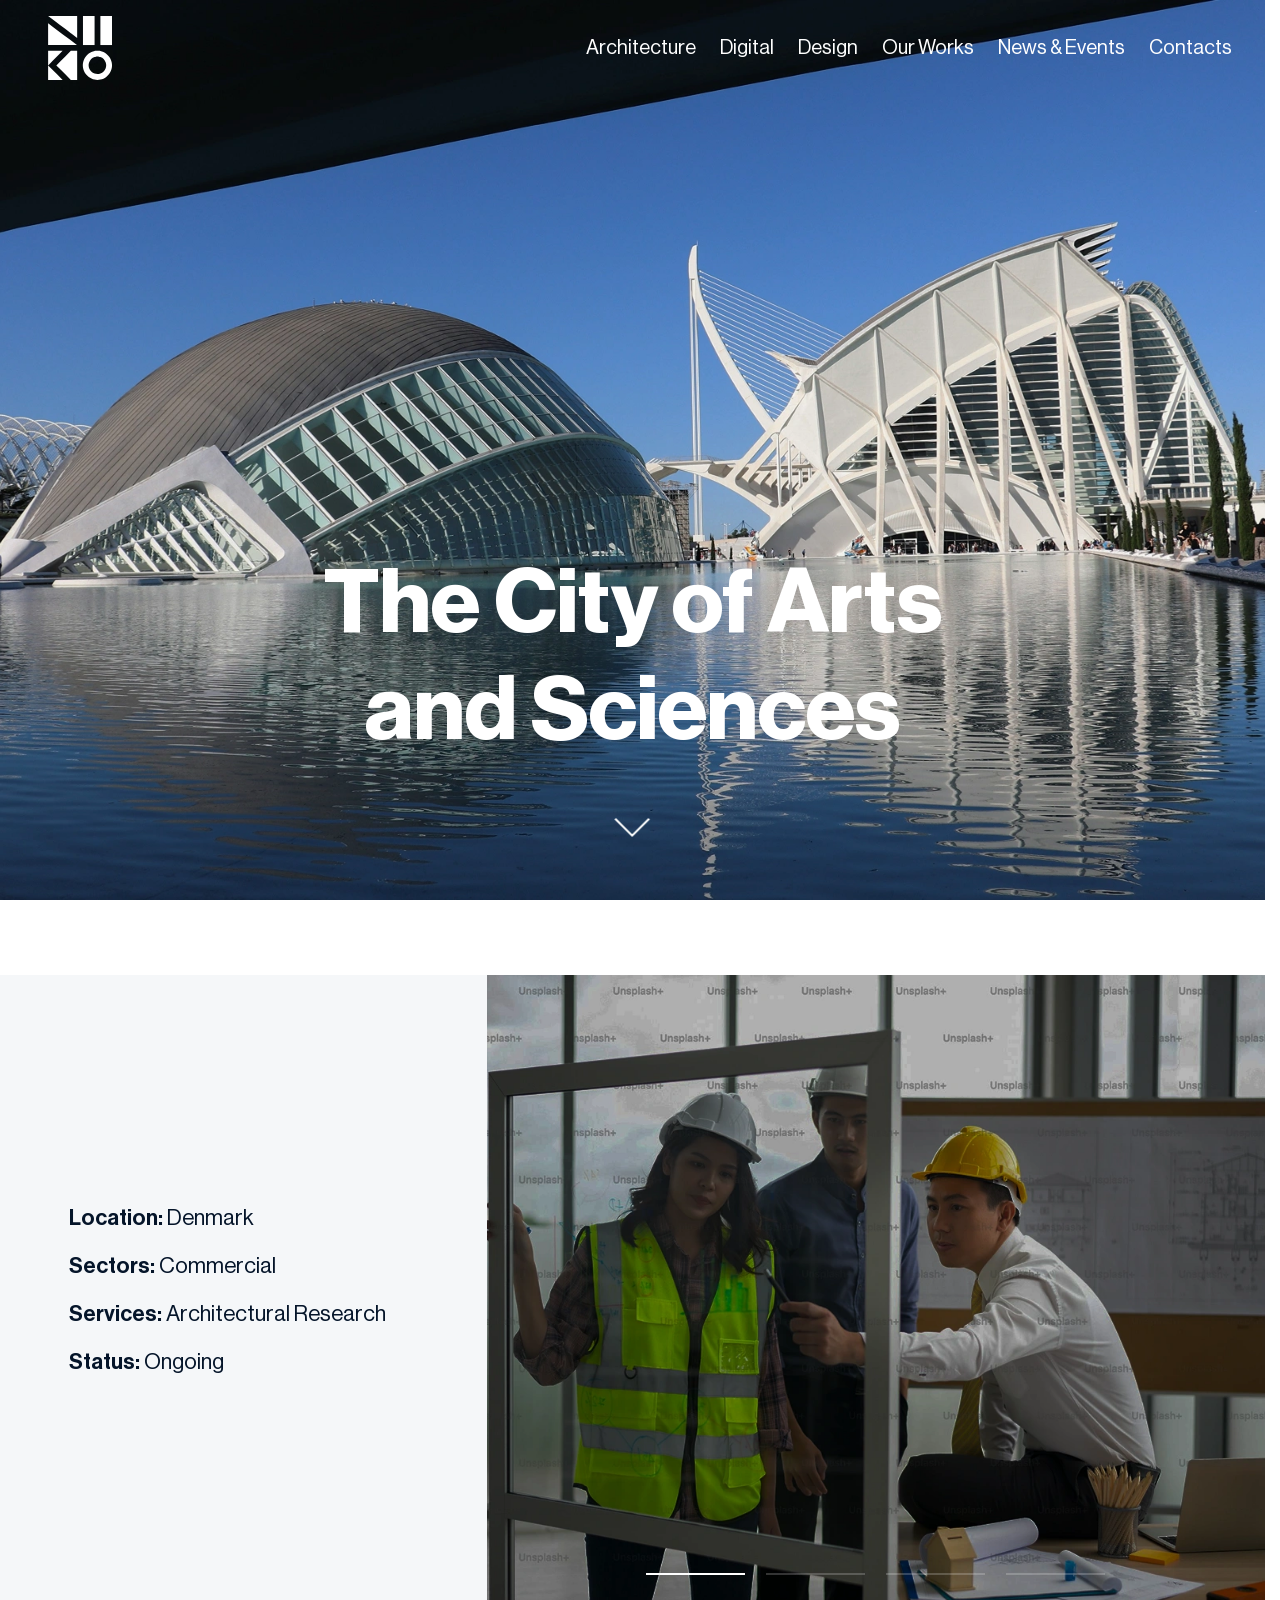
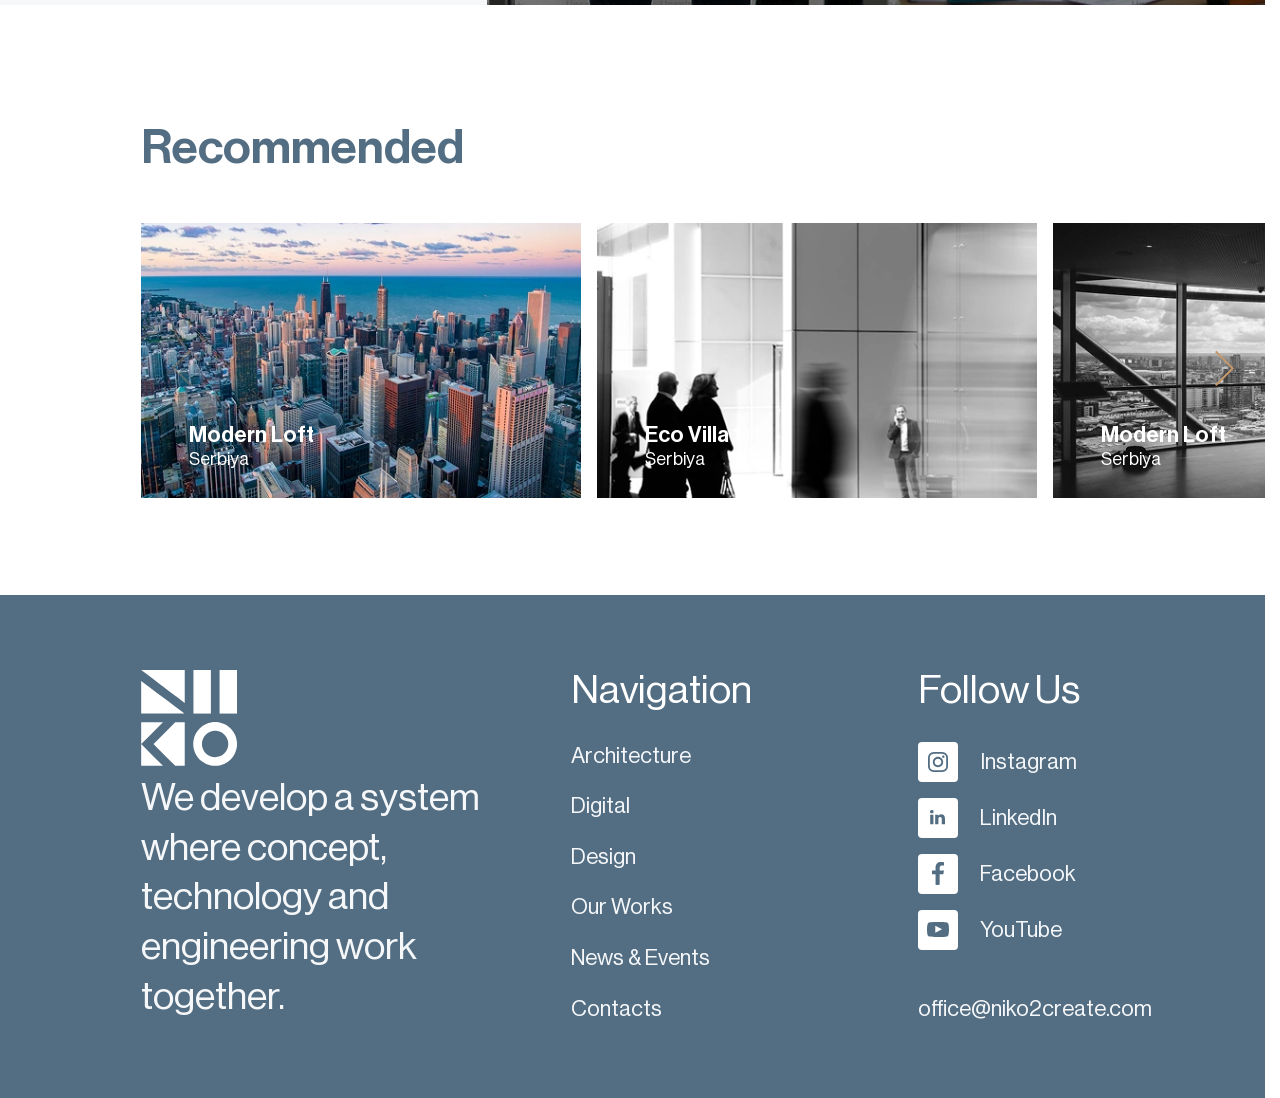
<file: project.html>
<!DOCTYPE html>
<html lang="ru">

<head>
  <meta charset="UTF-8">
  <meta name="viewport" content="width=device-width, initial-scale=1.0">
  <title>Project</title>
  <link rel="icon" type="image/x-icon" href="favicon.ico">
  <link href = "https://fonts.cdnfonts.com/css/neue-haas-grotesk-display-pro" rel = "stylesheet">
  <link rel="stylesheet" href="styles/styles.css">
  <link rel="stylesheet" href="https://cdn.jsdelivr.net/npm/swiper@11/swiper-bundle.min.css" />
</head>

<body class="inner-page">
  <header class="main-header">
    <a href="index.html" class="static-logo">
        <svg version="1.1" id="Слой_1" xmlns="http://www.w3.org/2000/svg" xmlns:xlink="http://www.w3.org/1999/xlink"
          x="0px" y="0px" viewBox="0 0 500 500" style="enable-background:new 0 0 500 500;" xml:space="preserve">
          <g>
            <path class="st0" d="M227.8,0.1v171.2l-45.4-34.2v-0.9h-1.1C123.4,92.6,58.8,43.9,0.9,0.3V0.1H227.8z" />
            <rect x="273.2" y="0.1" class="st0" width="90.7" height="226.8" />
            <rect x="409.3" y="0.1" class="st0" width="90.7" height="226.8" />
            <polygon class="st0" points="46.3,90.9 46.3,91.3 45.7,90.9 	" />
            <polygon class="st0" points="46.3,90.9 46.3,91.3 45.7,90.9 	" />
            <polygon class="st0" points="182.4,136.2 182.4,137.1 181.3,136.2 	" />
            <path class="st0" d="M226.3,227H0.9V57.1C74.1,112.3,153.2,171.9,226.3,227z" />
            <polygon class="st0" points="114.4,272.3 33,353.7 23.6,363.1 0.9,385.8 0.9,272.3 	" />
            <polygon class="st0" points="114.4,499.2 0.9,499.2 0.9,385.8 69,453.8 91.7,476.5 	" />
            <polygon class="st0" points="227.8,272.3 227.8,499.2 178.5,499.2 137.1,457.7 133.2,453.8 87.8,408.4 65.1,385.8 87.8,363.1 
       91.7,359.2 133.1,317.7 178.5,272.3 	" />
            <path class="st0" d="M497.8,363.1c-3.3-16.7-10.2-32.1-20-45.4c-6.5-8.9-14.4-16.8-23.2-23.5c-13.2-10-28.6-17.1-45.4-20.6
       c-2.6-0.5-5.2-1-7.8-1.3c-5-0.7-10.2-1-15.4-1c-5.2,0-10.4,0.4-15.4,1c-2.3,0.3-4.5,0.7-6.8,1.1c-16.7,3.3-32.2,10.3-45.4,20
       c-9.3,6.8-17.4,15-24.2,24.2c-9.8,13.2-16.7,28.6-20,45.4c-0.4,2.2-0.8,4.4-1.1,6.7c-0.7,5.1-1.1,10.2-1.1,15.5s0.4,10.4,1.1,15.5
       c0.3,2.6,0.8,5.2,1.3,7.7c3.5,16.8,10.6,32.2,20.6,45.4c6.7,8.8,14.6,16.6,23.5,23.2c13.2,9.8,28.6,16.7,45.4,20
       c7.2,1.4,14.6,2.2,22.2,2.2c8,0,15.7-0.8,23.2-2.4c16.8-3.5,32.2-10.6,45.4-20.6c8.5-6.4,16-13.9,22.4-22.4
       c10-13.2,17.1-28.6,20.6-45.4c1.6-7.5,2.4-15.3,2.4-23.2C500,377.6,499.3,370.2,497.8,363.1z M450.6,408.4
       c-6.9,19.2-22.1,34.4-41.3,41.3c-7.2,2.6-15.1,4.1-23.2,4.1c-7.8,0-15.2-1.3-22.2-3.7c-19.7-6.7-35.3-22.2-42.4-41.7
       c-1.3-3.6-2.3-7.3-3-11.2c-0.7-3.9-1.1-7.9-1.1-12c0-4.1,0.4-8.1,1.1-12c0.6-3.5,1.5-6.8,2.6-10.1c6.9-20,22.7-35.9,42.8-42.8
       c3.3-1.1,6.7-2,10.1-2.6c3.9-0.7,7.9-1.1,12-1.1s8.1,0.4,12,1.1c3.9,0.7,7.6,1.7,11.2,3c19.5,7,35,22.7,41.7,42.4
       c2.4,7,3.7,14.4,3.7,22.2C454.6,393.4,453.2,401.2,450.6,408.4z" />
          </g>
        </svg>
      </a>
    
    <nav class="main-nav">
      <ul class="menu-list">
        
        <a href="architecture.html" class="nav-link">Architecture</a>
        <a href="digital.html" class="nav-link">Digital</a>
        <a href="design.html" class="nav-link">Design</a>
        <a href="catalog.html" class="nav-link">Our Works</a>
        <a href="news.html" class="nav-link">News & Events</a>
        <a href="contacts.html" class="nav-link">Contacts</a>
      </ul>
    </nav>
    <!-- Кнопка Бургер -->
    <div class="mobile-burger" id="burger">
      <span></span>
      <span></span>
      <span></span>
    </div>
    <!-- Полноэкранное мобильное меню -->
    <div class="mobile-menu" id="mobileMenu">
      <nav class="mobile-nav">
        <a href="index.html" class="mobile-link">Home</a>
        <a href="architecture.html" class="mobile-link">Architecture</a>
        <a href="digital.html" class="mobile-link">Digital</a>
        <a href="design.html" class="mobile-link">Design</a>
        <a href="catalog.html" class="mobile-link">Our Works</a>
        <a href="news.html" class="mobile-link">News & Events</a>
        <a href="contacts.html" class="mobile-link">Contacts</a>
      </nav>
    </div>
  </header>
  <section class="project-hero">
    <img class="hero__image" src="images/project/hero-bg.webp" alt="">
    <div class="hero__content project-hero__content">
      <h1 class="hero__title project-hero__title reveal">The City of Arts and Sciences</h1>
    </div>
  </section>
  <section class="details-section" id="details">
    <div class="details-body">
      <div class="details-left">
        <ul class="details-left-menu" >
          <li class="details-menu-item">Location: <span>Denmark</span></li>
          <li class="details-menu-item">Sectors: <span>Commercial</span></li>
          <li class="details-menu-item">Services: <span>Architectural Research</span></li>
          <li class="details-menu-item">Status: <span>Ongoing</span></li>
        </ul>
      </div>
      <div class="details-right swiper details-slider">
        <!-- <div class="details-pagination"></div> -->
        <div class="swiper-wrapper">
          <!-- Слайд 1 -->
          <div class="swiper-slide">
            <div class="details-card">
              <img src="images/about-1.webp" alt="">
            </div>
          </div>
          <!-- Слайд 2 -->
          <div class="swiper-slide">
            <div class="details-card">
              <img src="images/about-2.webp" alt="">
            </div>
          </div>
          <!-- Слайд 3 -->
          <div class="swiper-slide">
            <div class="details-card">
              <img src="images/about-3.webp" alt="">
            </div>
          </div>
          <!-- Слайд 4 -->
          <div class="swiper-slide">
            <div class="details-card">
              <img src="images/about-4.webp" alt="">
            </div>
          </div>
          
        </div>
        <div class="details-pagination"></div>
        <!-- <div class="details-nav">
          <div class="swiper-button-prev details-button-prev"><svg width="36" height="20" viewBox="0 0 36 20" fill="none" xmlns="http://www.w3.org/2000/svg">
            <path d="M34.6483 0.707135L17.6777 17.6777L0.707172 0.707135" stroke="white" stroke-width="2" />
          </svg></div>
          <div class="swiper-button-next details-button-next"><svg width="36" height="20" viewBox="0 0 36 20" fill="none" xmlns="http://www.w3.org/2000/svg">
            <path d="M34.6483 0.707135L17.6777 17.6777L0.707172 0.707135" stroke="white" stroke-width="2" />
          </svg></div>
        </div> -->
      </div>
    </div>
  </section>
  <section class="recommended-section">
    <h2 class="recommended-title">Recommended</h2>
    <div class="recommended-slider swiper">
    <!-- <div class="details-pagination"></div> -->
     
      <div class="swiper-wrapper" id="recommended-wrapper">
        <!-- Сюда прилетят данные из JSON -->
        
      </div>
      <div class="recommended-nav">
        <div class="swiper-button-prev recommended-button-prev"><svg width="18" height="10" viewBox="0 0 36 20" fill="none" xmlns="http://www.w3.org/2000/svg">
          <path d="M34.6483 0.707135L17.6777 17.6777L0.707172 0.707135" stroke="white" stroke-width="2" />
        </svg></div>
        <div class="swiper-button-next recommended-button-next"><svg width="18" height="10" viewBox="0 0 36 20" fill="none" xmlns="http://www.w3.org/2000/svg">
          <path d="M34.6483 0.707135L17.6777 17.6777L0.707172 0.707135" stroke="white" stroke-width="2" />
        </svg></div>
      </div>
    </div>
   
  </section>
  
  

  <footer class="footer">
    <div class="footer__body">
      <div class="footer__col footer__col--1">
        <a class="footer__logo" href="index.html">
          <svg version="1.1" xmlns="http://www.w3.org/2000/svg" xmlns:xlink="http://www.w3.org/1999/xlink" x="0px"
            y="0px" viewBox="0 0 500 500"  xml:space="preserve">
            <g>
              <path  d="M227.8,0.1v171.2l-45.4-34.2v-0.9h-1.1C123.4,92.6,58.8,43.9,0.9,0.3V0.1H227.8z" />
              <rect x="273.2" y="0.1"  width="90.7" height="226.8" />
              <rect x="409.3" y="0.1"  width="90.7" height="226.8" />
              <polygon  points="46.3,90.9 46.3,91.3 45.7,90.9 	" />
              <polygon  points="46.3,90.9 46.3,91.3 45.7,90.9 	" />
              <polygon  points="182.4,136.2 182.4,137.1 181.3,136.2 	" />
              <path  d="M226.3,227H0.9V57.1C74.1,112.3,153.2,171.9,226.3,227z" />
              <polygon  points="114.4,272.3 33,353.7 23.6,363.1 0.9,385.8 0.9,272.3 	" />
              <polygon  points="114.4,499.2 0.9,499.2 0.9,385.8 69,453.8 91.7,476.5 	" />
              <polygon  points="227.8,272.3 227.8,499.2 178.5,499.2 137.1,457.7 133.2,453.8 87.8,408.4 65.1,385.8 87.8,363.1 
       91.7,359.2 133.1,317.7 178.5,272.3 	" />
              <path  d="M497.8,363.1c-3.3-16.7-10.2-32.1-20-45.4c-6.5-8.9-14.4-16.8-23.2-23.5c-13.2-10-28.6-17.1-45.4-20.6
       c-2.6-0.5-5.2-1-7.8-1.3c-5-0.7-10.2-1-15.4-1c-5.2,0-10.4,0.4-15.4,1c-2.3,0.3-4.5,0.7-6.8,1.1c-16.7,3.3-32.2,10.3-45.4,20
       c-9.3,6.8-17.4,15-24.2,24.2c-9.8,13.2-16.7,28.6-20,45.4c-0.4,2.2-0.8,4.4-1.1,6.7c-0.7,5.1-1.1,10.2-1.1,15.5s0.4,10.4,1.1,15.5
       c0.3,2.6,0.8,5.2,1.3,7.7c3.5,16.8,10.6,32.2,20.6,45.4c6.7,8.8,14.6,16.6,23.5,23.2c13.2,9.8,28.6,16.7,45.4,20
       c7.2,1.4,14.6,2.2,22.2,2.2c8,0,15.7-0.8,23.2-2.4c16.8-3.5,32.2-10.6,45.4-20.6c8.5-6.4,16-13.9,22.4-22.4
       c10-13.2,17.1-28.6,20.6-45.4c1.6-7.5,2.4-15.3,2.4-23.2C500,377.6,499.3,370.2,497.8,363.1z M450.6,408.4
       c-6.9,19.2-22.1,34.4-41.3,41.3c-7.2,2.6-15.1,4.1-23.2,4.1c-7.8,0-15.2-1.3-22.2-3.7c-19.7-6.7-35.3-22.2-42.4-41.7
       c-1.3-3.6-2.3-7.3-3-11.2c-0.7-3.9-1.1-7.9-1.1-12c0-4.1,0.4-8.1,1.1-12c0.6-3.5,1.5-6.8,2.6-10.1c6.9-20,22.7-35.9,42.8-42.8
       c3.3-1.1,6.7-2,10.1-2.6c3.9-0.7,7.9-1.1,12-1.1s8.1,0.4,12,1.1c3.9,0.7,7.6,1.7,11.2,3c19.5,7,35,22.7,41.7,42.4
       c2.4,7,3.7,14.4,3.7,22.2C454.6,393.4,453.2,401.2,450.6,408.4z" />
            </g>
          </svg>
        </a>
        <div class="footer__appeal">
          We develop a system where concept, technology and engineering work together.
        </div>
      </div>

      <div class="footer__col">
        <div class="footer__col-title">Navigation</div>
        <ul class="footer__menu-list">
          <li class="footer__menu-item"><a href="architecture.html" class="footer__menu-link">Architecture</a></li>
          <li class="footer__menu-item"><a href="digital.html" class="footer__menu-link">Digital</a></li>
          <li class="footer__menu-item"><a href="design.html" class="footer__menu-link">Design</a></li>
          <li class="footer__menu-item"><a href="catalog.html" class="footer__menu-link">Our Works</a></li>
          <li class="footer__menu-item"><a href="news.html" class="footer__menu-link">News & Events</a></li>
          <li class="footer__menu-item"><a href="contacts.html" class="footer__menu-link">Contacts</a></li>
        </ul>
      </div>
      <div class="footer__col">
        <div class="footer__col-title">Follow Us</div>
        <ul class="footer__soc1als-list">
          <li class="footer__soc1als-item">
            <a class="footer__soc1als-link" href="/">
              <div class="footer__svg-wrapper">
                <svg width="20" height="20" viewBox="0 0 20 20" fill="none" xmlns="http://www.w3.org/2000/svg">
                  <path
                    d="M10 1.80723C12.6506 1.80723 13.0121 1.80723 14.0964 1.80723C15.0602 1.80723 15.5422 2.04819 15.9036 2.16868C16.3855 2.40964 16.747 2.53012 17.1084 2.89157C17.4699 3.25301 17.7108 3.61446 17.8313 4.09639C17.9518 4.45783 18.0723 4.93976 18.1928 5.90362C18.1928 6.98795 18.1928 7.22892 18.1928 10C18.1928 12.7711 18.1928 13.0121 18.1928 14.0964C18.1928 15.0602 17.9518 15.5422 17.8313 15.9036C17.5904 16.3855 17.4699 16.747 17.1084 17.1084C16.747 17.4699 16.3855 17.7108 15.9036 17.8313C15.5422 17.9518 15.0602 18.0723 14.0964 18.1928C13.0121 18.1928 12.7711 18.1928 10 18.1928C7.22892 18.1928 6.98795 18.1928 5.90362 18.1928C4.93976 18.1928 4.45783 17.9518 4.09639 17.8313C3.61446 17.5904 3.25301 17.4699 2.89157 17.1084C2.53012 16.747 2.28916 16.3855 2.16868 15.9036C2.04819 15.5422 1.92771 15.0602 1.80723 14.0964C1.80723 13.0121 1.80723 12.7711 1.80723 10C1.80723 7.22892 1.80723 6.98795 1.80723 5.90362C1.80723 4.93976 2.04819 4.45783 2.16868 4.09639C2.40964 3.61446 2.53012 3.25301 2.89157 2.89157C3.25301 2.53012 3.61446 2.28916 4.09639 2.16868C4.45783 2.04819 4.93976 1.92771 5.90362 1.80723C6.98795 1.80723 7.3494 1.80723 10 1.80723ZM10 0C7.22892 0 6.98795 0 5.90362 0C4.81928 0 4.09639 0.240965 3.49398 0.481928C2.89157 0.722892 2.28916 1.08434 1.68675 1.68675C1.08434 2.28916 0.843374 2.77109 0.481928 3.49398C0.240965 4.09639 0.120482 4.81928 0 5.90362C0 6.98795 0 7.3494 0 10C0 12.7711 0 13.0121 0 14.0964C0 15.1807 0.240965 15.9036 0.481928 16.506C0.722892 17.1084 1.08434 17.7108 1.68675 18.3133C2.28916 18.9157 2.77109 19.1566 3.49398 19.5181C4.09639 19.759 4.81928 19.8795 5.90362 20C6.98795 20 7.3494 20 10 20C12.6506 20 13.0121 20 14.0964 20C15.1807 20 15.9036 19.759 16.506 19.5181C17.1084 19.2771 17.7108 18.9157 18.3133 18.3133C18.9157 17.7108 19.1566 17.2289 19.5181 16.506C19.759 15.9036 19.8795 15.1807 20 14.0964C20 13.0121 20 12.6506 20 10C20 7.3494 20 6.98795 20 5.90362C20 4.81928 19.759 4.09639 19.5181 3.49398C19.2771 2.89157 18.9157 2.28916 18.3133 1.68675C17.7108 1.08434 17.2289 0.843374 16.506 0.481928C15.9036 0.240965 15.1807 0.120482 14.0964 0C13.0121 0 12.7711 0 10 0Z"
                    fill="#536E83" />
                  <path
                    d="M10 4.81928C7.10843 4.81928 4.81928 7.10843 4.81928 10C4.81928 12.8916 7.10843 15.1807 10 15.1807C12.8916 15.1807 15.1807 12.8916 15.1807 10C15.1807 7.10843 12.8916 4.81928 10 4.81928ZM10 13.3735C8.19277 13.3735 6.62651 11.9277 6.62651 10C6.62651 8.19277 8.07229 6.62651 10 6.62651C11.8072 6.62651 13.3735 8.07229 13.3735 10C13.3735 11.8072 11.8072 13.3735 10 13.3735Z"
                    fill="#536E83" />
                  <path
                    d="M15.3012 5.90362C15.9666 5.90362 16.506 5.3642 16.506 4.6988C16.506 4.03339 15.9666 3.49398 15.3012 3.49398C14.6358 3.49398 14.0964 4.03339 14.0964 4.6988C14.0964 5.3642 14.6358 5.90362 15.3012 5.90362Z"
                    fill="#536E83" />
                </svg>
              </div>
              Instagram
            </a>
          </li>
          <li class="footer__soc1als-item">
            <a class="footer__soc1als-link" href="/">
              <div class="footer__svg-wrapper">
                <svg width="15" height="15" viewBox="0 0 15 15" fill="none" xmlns="http://www.w3.org/2000/svg">
                  <path
                    d="M15 8.7444V14.2601H11.7713V9.08072C11.7713 7.80269 11.3004 6.92825 10.157 6.92825C9.28251 6.92825 8.74439 7.53363 8.5426 8.07175C8.47534 8.27354 8.40807 8.5426 8.40807 8.87892V14.2601H5.17937C5.17937 14.2601 5.24664 5.5157 5.17937 4.64126H8.40807V5.98655C8.81166 5.3139 9.61883 4.3722 11.3004 4.3722C13.3856 4.3722 15 5.78475 15 8.7444ZM1.81614 0C0.739908 0 0 0.73991 0 1.68161C0 2.62332 0.672645 3.36323 1.74888 3.36323C2.89238 3.36323 3.56502 2.62332 3.56502 1.68161C3.63229 0.672646 2.95964 0 1.81614 0ZM0.201793 14.2601H3.43049V4.64126H0.201793V14.2601Z"
                    fill="#536E83" />
                </svg>
              </div>
              LinkedIn
            </a>
          </li>
          <li class="footer__soc1als-item">
            <a class="footer__soc1als-link" href="/">
              <div class="footer__svg-wrapper">
                <svg width="12" height="23" viewBox="0 0 12 23" fill="none" xmlns="http://www.w3.org/2000/svg">
                  <path
                    d="M7.65708 12.3648H11.3793L11.9637 8.56055H7.65632V6.48134C7.65632 4.90099 8.16957 3.49962 9.63891 3.49962H12V0.179741C11.5852 0.123382 10.7078 0 9.04996 0C5.58819 0 3.55867 1.8393 3.55867 6.0297V8.56055H0V12.3648H3.55867V22.821C4.26344 22.9276 4.97729 23 5.71007 23C6.37245 23 7.01893 22.9391 7.65708 22.8522V12.3648Z"
                    fill="#536E83" />
                </svg>
              </div>
              Facebook
            </a>
          </li>
          <li class="footer__soc1als-item">
            <a class="footer__soc1als-link" href="/">
              <div class="footer__svg-wrapper">
                <svg width="22" height="15" viewBox="0 0 22 15" fill="none" xmlns="http://www.w3.org/2000/svg">
                  <path fill-rule="evenodd" clip-rule="evenodd"
                    d="M2.26249 14.5568C1.87023 14.4408 1.51232 14.2343 1.21896 13.9549C0.925599 13.6754 0.705403 13.3312 0.576947 12.9512C-0.157079 10.9874 -0.374569 2.78693 1.03911 1.16807C1.50961 0.641449 2.17389 0.317218 2.88777 0.265759C6.68024 -0.13232 18.3975 -0.0792426 19.7432 0.398453C20.1217 0.518323 20.4675 0.720256 20.7547 0.989122C21.0419 1.25799 21.263 1.58681 21.4015 1.95096C22.2035 3.98117 22.2307 11.3589 21.2928 13.3095C21.044 13.8173 20.6275 14.2285 20.1102 14.4772C18.6965 15.1672 4.13833 15.1539 2.26249 14.5568ZM8.28422 10.7087L15.0808 7.25869L8.28422 3.78213V10.7087Z"
                    fill="#536E83" />
                </svg>
              </div>
              YouTube
            </a>
          </li>
        </ul>
        <a href="mailto:office@niko2create.com" class="footer__menu-email">office@niko2create.com</a>
      </div>

    </div>
    <!-- <div class="footer__bottom">
      <small class="footer__copy">
        © 2026 Niko. Все права защищены.
      </small>
      <a class="footer__additional" href="#">Политика конфиденциальности</a>
      <a class="footer__additional" href="#">Условия использования</a>
    </div> -->
  </footer>






  <script src="https://cdn.jsdelivr.net/npm/swiper@11/swiper-bundle.min.js"
    onload="window.isSwiperReady = true; if(window.initMySite) window.initMySite();">
    </script>

  <script src="js/common.js"></script>
  <script src="js/project.js"></script>

</body>

</html>
</file>
<file: styles/styles.css>
@charset "UTF-8";
/**
  Нормализация блочной модели
 */
*,
::before,
::after {
  box-sizing: border-box;
}

/**
  Убираем внутренние отступы слева тегам списков,
  у которых есть атрибут class
*/
:where(ul, ol):where([class]) {
  padding-left: 0;
}

/**
  Убираем внешние отступы body и двум другим тегам,
  у которых есть атрибут class
*/
body,
:where(blockquote, figure, fieldset):where([class]) {
  margin: 0;
}

/**
  Убираем внешние отступы вертикали нужным тегам,
  у которых есть атрибут class
*/
:where(h1,
h2,
h3,
h4,
h5,
h6,
p,
ul,
ol,
dl):where([class]) {
  margin-block: 0;
}

:where(dd[class]) {
  margin-left: 0;
}

:where(fieldset[class]) {
  padding: 0;
  border: none;
}

/**
  Убираем стандартный маркер маркированному списку,
  у которого есть атрибут class
*/
:where(ul[class]) {
  list-style: none;
}

:where(address[class]) {
  font-style: normal;
}

/**
  Упрощаем работу с изображениями и видео
*/
img,
video {
  display: block;
  max-width: 100%;
  height: auto;
}

/**
  Наследуем свойства шрифт для полей ввода
*/
input,
textarea,
select,
button {
  font: inherit;
}

html {
  /**
    Пригодится в большинстве ситуаций
    (когда, например, нужно будет "прижать" футер к низу сайта)
  */
  height: 100%;
  /**
    Убираем скачок интерфейса по горизонтали
    при появлении / исчезновении скроллбара
  */
  scrollbar-gutter: stable;
}

/**
  Плавный скролл
*/
html {
  scroll-behavior: smooth;
}

body {
  min-height: 100%;
}

/**
  Курсор-рука при наведении на элемент
*/
button,
label {
  cursor: pointer;
}

/**
  Приводим к единому цвету svg-элементы
  (за исключением тех, у которых уже указан
  атрибут fill со значением 'none' или начинается с 'url')
*/
:where([fill]:not([fill=none],
[fill^=url])) {
  fill: currentColor;
}

/**
  Приводим к единому цвету svg-элементы
  (за исключением тех, у которых уже указан
  атрибут stroke со значением 'none')
*/
:where([stroke]:not([stroke=none],
[stroke^=url])) {
  stroke: currentColor;
}

/*
Приводим к единому цвету svg-элементы
*/
svg *[fill] {
  fill: currentColor;
}

svg *[stroke] {
  stroke: currentColor;
}

/**
  Чиним баг задержки смены цвета при взаимодействии с svg-элементами
*/
svg * {
  transition-property: fill, stroke;
}

/**
  Приведение рамок таблиц в классический 'collapse' вид
*/
:where(table) {
  border-collapse: collapse;
  border-color: currentColor;
}

/**
  Удаляем все анимации и переходы для людей,
  которые предпочитают их не использовать
*/
@media (prefers-reduced-motion: reduce) {
  *,
  ::before,
  ::after {
    animation-duration: 0.01ms !important;
    animation-iteration-count: 1 !important;
    transition-duration: 0.01ms !important;
    scroll-behavior: auto !important;
  }
}
@font-face {
  font-family: "Neue Haas Grotesk Display Pro";
  src: url("../fonts/NeueHaasDisplay-Roman.woff2") format("woff2");
  font-weight: 400;
  font-style: normal;
  font-display: swap;
}
@font-face {
  font-family: "Neue Haas Grotesk Display Pro";
  src: url("../fonts/NeueHaasDisplay-RomanItalic.woff2") format("woff2");
  font-weight: 400;
  font-style: italic;
  font-display: swap;
}
@font-face {
  font-family: "Neue Haas Grotesk Display Pro";
  src: url("../fonts/NeueHaasDisplay-Mediu.woff2") format("woff2");
  font-weight: 500;
  font-style: normal;
  font-display: swap;
}
@font-face {
  font-family: "Neue Haas Grotesk Display Pro";
  src: url("../fonts/NeueHaasDisplay-Bold.woff2") format("woff2");
  font-weight: 700;
  font-style: normal;
  font-display: swap;
}
@font-face {
  font-family: "Neue Haas Grotesk Display Pro";
  src: url("../fonts/NeueHaasDisplay-Black.woff2") format("woff2");
  font-weight: 800;
  font-style: normal;
  font-display: swap;
}
:root {
  --color-dark-text: #05152a;
  --color-dark-bg: #21344C;
  --color-light: #ffffff;
  --color-light-transp: rgba(255, 255, 255, 0.6);
  --color-gray-bg: #f5f7f9;
  --color-accent: #c49a6c;
  --border: 1px solid var(--color-dark-text);
  --border-radius: 4px;
  --shadow: 0.6px 1.8px rgba(0, 0, 0, .1), 0 3.2px 7.2px rgba(0, 0, 0, .13);
  --font-family-base: 'Neue Haas Grotesk Display Pro', sans-serif;
  --container-width: 1240px;
  --container-padding-x: 20px;
  --section-padding-y: 70px;
  --input-height: 59px;
  --button-height: 68px;
  --transition-duration: 0.2s;
  --transition-speed: 1.2s;
  --timing-function: cubic-bezier(0.19, 0, 0.22, 1);
}
@media (max-width: 1280px) {
  :root {
    --section-padding-y: 50px;
  }
}
@media (max-width: 768px) {
  :root {
    --section-padding-y: 30px;
  }
}

.container {
  max-width: calc(var(--container-width) + var(--container-padding-x) * 2);
  margin-inline: auto;
  padding-inline: var(--container-padding-x);
}

.content-wrapper {
  position: relative;
  z-index: 100000;
  background: #ffffff;
  will-change: transform;
}

.title {
  font-size: clamp(40px, 8vw, 64px);
  font-weight: 500;
  letter-spacing: 0%;
  line-height: 1;
  color: #536e83;
}

.subtitle {
  font-size: 48px;
  font-weight: 400;
  letter-spacing: 0%;
  line-height: 1;
}

.visually-hidden {
  position: absolute !important;
  width: 1px !important;
  height: 1px !important;
  margin: -1px !important;
  border: 0 !important;
  padding: 0 !important;
  white-space: nowrap !important;
  clip-path: inset(100%) !important;
  clip: rect(0 0 0 0) !important;
  overflow: hidden !important;
}

@media (max-width: 768px) {
  .hidden-mobile {
    display: none !important;
  }
}

@media (min-width: 769px) {
  .vizible-mobile {
    display: none !important;
  }
}

* {
  margin: 0;
  padding: 0;
  box-sizing: border-box;
}

body,
html {
  margin: 0;
  padding: 0;
  width: 100%;
  height: auto;
  background: #ffffff;
  color: #05152a;
  letter-spacing: 0;
  scroll-behavior: smooth;
  -webkit-font-smoothing: antialiased;
  -moz-osx-font-smoothing: grayscale;
  text-rendering: optimizeLegibility;
}

body.no-scroll {
  overflow: hidden;
  height: 100vh;
  position: fixed;
  width: 100%;
}

body.home-page {
  background-color: #fff;
  /* Белый фон при загрузке */
  opacity: 0;
  transition: opacity 0.3s ease-in-out;
  /* Плавное проявление */
}

/* Класс, который мы добавим через JS */
body.is-ready {
  opacity: 1;
}

body {
  font-size: clamp(16px, 1.3888888889vw, 20px);
  font-family: var(--font-family-base);
  font-weight: 400;
  color: var(--color-dark);
  background-color: var(--color-light);
}

a {
  text-decoration: none;
  color: inherit;
}

h1, h2, h3, h4, h5 {
  font-weight: 600;
  letter-spacing: 0;
  margin: 0;
}

h1 {
  font-size: clamp(43px, 4.1666666667vw, 60px);
}

h2 {
  font-size: clamp(36px, 4.4444444444vw, 64px);
  color: #536e83;
}

h3 {
  font-size: clamp(26px, 2.0833333333vw, 30px);
}

h4 {
  font-size: clamp(18px, 1.3888888889vw, 20px);
}

h5 {
  font-size: clamp(16px, 1.25vw, 18px);
}

.h4 {
  font-size: clamp(18px, 1.3888888889vw, 20px);
}

.reveal {
  opacity: 0;
  transform: translateY(50px);
  transition: opacity 2s cubic-bezier(0.19, 1, 0.22, 1) 0.3s, transform 2s cubic-bezier(0.19, 1, 0.22, 1) 0.3s;
  will-change: transform, opacity;
}

.reveal.active {
  opacity: 1;
  transform: translateY(0);
}

.reveal-left {
  transform: translateX(-50px);
}

.reveal-left.active {
  transform: translateX(0);
}

.main-header {
  position: fixed;
  z-index: 11000;
  top: 0;
  left: 0;
  display: flex;
  justify-content: space-between;
  align-items: center;
  padding: 16px 96px;
  width: 100%;
  background: transparent;
  transition: transform 0.3s ease-in-out, background 0.3s ease-in-out, box-shadow 0.3s ease-in-out;
}
@media (max-width: 1280px) {
  .main-header {
    padding: 16px 48px;
  }
}
@media (max-width: 768px) {
  .main-header {
    padding: 16px 16px;
  }
}

.header-logo-place svg {
  width: 64px;
  height: 64px;
  fill: #ffffff;
  transition: fill 0.3s ease-in-out;
}
@media (max-width: 768px) {
  .header-logo-place svg {
    width: 48px;
    height: 48px;
  }
}

.header-logo-place svg:hover {
  fill: #c49a6c;
}

.header-logo-place {
  opacity: 0;
  transition: opacity 0s ease;
  width: 64px;
  height: 64px;
}
@media (max-width: 768px) {
  .header-logo-place {
    width: 48px;
    height: 48px;
  }
}

/* Когда брусок долетел, включаем логотип */
.header-logo-place.is-visible {
  opacity: 1;
}

.home-page .main-header.header-light {
  background: rgb(255, 255, 255);
  box-shadow: 0.6px 1.8px rgba(0, 0, 0, 0.1), 0 3.2px 7.2px rgba(0, 0, 0, 0.13);
  color: #05152a;
}

.home-page .main-header.header-logo-place svg {
  transition: fill 0.3s ease-in-out;
}

.home-page .main-header.header-light .header-logo-place svg {
  fill: #05152a;
}

.home-page .main-header.header-light .header-logo-place svg:hover {
  fill: #c49a6c;
}

.home-page .main-header.header-light .nav-link {
  color: #05152a;
  transition: color 0.3s ease-in-out;
}

.home-page .main-header.header-light .nav-link:hover {
  color: #c49a6c;
}

.home-page .header-light ~ .mobile-burger span,
.home-page .header-light .mobile-burger span {
  background-color: #05152a !important;
}

.home-page .header-hidden {
  transform: translateY(-100%);
}

/* Специальный режим для каталога и внутренних страниц */
.main-header.header-static-light {
  padding: 16px 50px;
  background-color: #ffffff;
  box-shadow: 0.6px 1.8px rgba(0, 0, 0, 0.1), 0 3.2px 7.2px rgba(0, 0, 0, 0.13);
}

.main-header.header-static-light svg {
  fill: #05152a;
}

.main-header.header-static-light .logo-text,
.main-header.header-static-light .nav-link,
.main-header.header-static-light .burger-menu span {
  color: #05152a !important;
}

.main-header.header-static-light .nav-link:hover,
.main-header.header-static-light .burger-menu span:hover {
  color: #c49a6c !important;
}

.main-header.header-static-light .burger-menu span {
  background-color: #1a1a1a !important;
}

.inner-page .main-header .static-logo,
.inner-page-2 .main-header .static-logo {
  width: 64px;
  height: 64px;
  fill: #ffffff;
}
@media (max-width: 768px) {
  .inner-page .main-header .static-logo,
  .inner-page-2 .main-header .static-logo {
    width: 48px;
    height: 48px;
  }
}

.inner-page .main-header .static-logo svg,
.inner-page-2 .main-header .static-logo svg {
  width: 64px;
  height: 64px;
  fill: #ffffff;
  transition: all 0.3s ease-in-out;
}
@media (max-width: 768px) {
  .inner-page .main-header .static-logo svg,
  .inner-page-2 .main-header .static-logo svg {
    width: 48px;
    height: 48px;
  }
}

.inner-page .main-header .static-logo svg:hover,
.inner-page-2 .main-header .static-logo svg:hover {
  fill: #c49a6c;
}

.inner-page .main-header.header-white {
  background: rgb(255, 255, 255);
  box-shadow: 0.6px 1.8px rgba(0, 0, 0, 0.1), 0 3.2px 7.2px rgba(0, 0, 0, 0.13);
  color: #05152a;
}

.inner-page .main-header.header-white .nav-link {
  color: #05152a;
  transition: color 0.3s ease-in-out;
}

.inner-page .main-header.header-white .nav-link:hover {
  color: #c49a6c;
}

.inner-page .main-header.header-white .static-logo svg {
  width: 64px;
  height: 64px;
  fill: #05152a;
  transition: all 0.3s ease-in-out;
}
@media (max-width: 768px) {
  .inner-page .main-header.header-white .static-logo svg {
    width: 48px;
    height: 48px;
  }
}

.inner-page .main-header.header-white .static-logo svg:hover {
  fill: #c49a6c;
}

.inner-page .header-white ~ .mobile-burger span,
.inner-page .header-white .mobile-burger span {
  background-color: #05152a !important;
}

.inner-page .main-header.header-hidden {
  transform: translateY(-100%);
}

.inner-page-2 .main-header {
  padding: 16px 96px;
}
@media (max-width: 1280px) {
  .inner-page-2 .main-header {
    padding: 16px 48px;
  }
}
@media (max-width: 768px) {
  .inner-page-2 .main-header {
    padding: 16px 24px;
  }
}
@media (max-width: 480px) {
  .inner-page-2 .main-header {
    padding: 16px 16px;
  }
}

.inner-page-2 .main-header .static-logo svg {
  fill: #05152a;
  transition: all 0.3s ease-in-out;
}

.inner-page-2 .main-header .static-logo svg:hover {
  fill: #c49a6c;
}

.inner-page-2 .main-header .mobile-burger span {
  background-color: #05152a;
}

.inner-page-2 .main-header.header-hidden {
  transform: translateY(-100%);
}

.main-nav {
  display: block;
  gap: 50px;
  width: 100%;
  box-sizing: border-box;
  transition: all 0.3s ease-in-out;
}

.menu-list {
  position: relative;
  display: flex;
  justify-content: end;
  align-items: center;
  gap: 24px;
  list-style: none;
  margin: 0;
  padding: 0;
  width: 100%;
}

.nav-link {
  margin: 0;
}

.menu-list a {
  margin: 0;
  pointer-events: auto;
  color: #ffffff;
  text-decoration: none;
  font-size: 22px;
  text-transform: initial;
  will-change: transform;
  transition: color 0.3s ease-in-out;
}
@media (max-width: 1280px) {
  .menu-list a {
    font-size: 20px;
  }
}
@media (max-width: 1024px) {
  .menu-list a {
    font-size: 18px;
  }
}

.menu-list a:hover {
  color: #c49a6c;
}

.back-to-top {
  position: fixed;
  bottom: 40px;
  right: 40px;
  width: 50px;
  height: 50px;
  background: rgba(196, 154, 108, 0.6);
  backdrop-filter: blur(5px);
  border: 1px solid rgba(196, 154, 108, 0.9);
  border-radius: 4%;
  display: flex;
  align-items: center;
  justify-content: center;
  cursor: pointer;
  opacity: 0;
  visibility: hidden;
  transition: all 0.4s ease;
  z-index: 10000;
}
@media (max-width: 1024px) {
  .back-to-top {
    display: none;
  }
}
.back-to-top.is-visible {
  opacity: 1;
  visibility: visible;
}
.back-to-top:hover {
  background-color: #c49a6c;
  border-color: #c49a6c;
}
.back-to-top svg {
  width: 20px;
  height: 20px;
  fill: none;
  stroke: #fff;
  stroke-width: 2;
  transition: stroke 0.3s ease;
}
.back-to-top:hover svg {
  stroke: #ffffff;
}

.mobile-burger {
  display: none;
  position: fixed;
  top: 25px;
  right: 24px;
  width: 48px;
  height: 30px;
  flex-direction: column;
  justify-content: space-between;
  align-items: flex-end;
  cursor: pointer;
  z-index: 120000;
}
.mobile-burger span {
  width: 100%;
  height: 2px;
  background: white;
  transition: all 0.3s ease;
}

.inner-page .mobile-burger,
.inner-page-2 .mobile-burger {
  top: 25px;
}

.mobile-menu {
  position: fixed;
  top: 0;
  left: 0;
  width: 100%;
  height: 100%;
  background: #21344C;
  z-index: 13000;
  display: flex;
  justify-content: center;
  align-items: center;
  transform: translateY(-100%);
  visibility: hidden;
  pointer-events: none;
  /* Изначально спрятано вверху */
  transition: transform 0.6s cubic-bezier(0.19, 1, 0.22, 1);
}

.mobile-nav {
  display: flex;
  flex-direction: column;
  gap: 40px;
  text-align: center;
}

.mobile-link {
  color: #c49a6c;
  text-decoration: none;
  font-size: 5vw;
  text-transform: uppercase;
  opacity: 0;
  transform: translateY(20px);
  transition: all 0.4s ease;
}

/* СОСТОЯНИЕ: ОТКРЫТО */
.menu-open .mobile-menu {
  transform: translateY(0);
  visibility: visible;
  pointer-events: auto;
}

.menu-open .mobile-link {
  opacity: 1;
  transform: translateY(0);
  transition-delay: 0.3s;
  /* Задержка появления текста */
}

/* Анимация иконки в крестик */
.menu-open #burger span:nth-child(1) {
  transform: translateY(14px) rotate(45deg);
  background: #c49a6c;
}

.menu-open #burger span:nth-child(2) {
  opacity: 0;
}

.menu-open #burger span:nth-child(3) {
  transform: translateY(-14px) rotate(-45deg);
  background: #c49a6c;
}

/* Адаптив: Показываем бургер только на узких экранах */
@media (max-width: 768px) {
  .mobile-burger {
    display: flex;
  }
  /* Прячем десктопное меню */
  .main-nav {
    display: none;
  }
}
.cube-viewport {
  transition: opacity 0s ease-in-out;
}

.cube-viewport.is-hidden {
  opacity: 0;
  pointer-events: none;
}

.cube-viewport {
  position: fixed;
  z-index: 1000;
  top: 50%;
  left: 50%;
  height: 270px;
  width: 270px;
  transform: translate(-50%, -50%);
  pointer-events: none;
}
@media (max-width: 1280px) {
  .cube-viewport {
    width: 200px;
    height: 200px;
  }
}
@media (max-width: 768px) {
  .cube-viewport {
    width: 120px;
    height: 120px;
  }
}

#hero-cube {
  position: absolute;
  top: 0;
  left: 0;
  z-index: 9999;
  width: 100%;
  height: 270px;
  opacity: 0;
  transition: transform 0.8s ease-in, opacity 1.2s ease-in;
  transform-style: preserve-3d;
  will-change: transform;
}
@media (max-width: 1280px) {
  #hero-cube {
    width: 100%;
    height: 200px;
  }
}
@media (max-width: 768px) {
  #hero-cube {
    width: 100%;
    height: 120px;
  }
}

.show-cube #hero-cube {
  opacity: 1;
}

.side {
  position: absolute;
  inset: 0;
  display: flex;
  align-items: center;
  justify-content: center;
  backface-visibility: hidden;
  -webkit-backface-visibility: hidden;
  transition: opacity 0.5s ease;
}

.active-side {
  transition: all 1.8s cubic-bezier(0.5, 1, 0.22, 1);
}

.side-image {
  width: 270px;
  height: 270px;
}
@media (max-width: 1280px) {
  .side-image {
    width: 200px;
    height: 200px;
  }
}
@media (max-width: 768px) {
  .side-image {
    width: 120px;
    height: 120px;
  }
}

.side-image svg {
  width: 270px;
  height: 270px;
  fill: white;
  transition: fill 0.3s ease-in-out;
}
@media (max-width: 1280px) {
  .side-image svg {
    width: 200px;
    height: 200px;
  }
}
@media (max-width: 768px) {
  .side-image svg {
    width: 120px;
    height: 120px;
  }
}

.side-image--2 {
  width: 720px;
  height: 360px;
}
@media (max-width: 1280px) {
  .side-image--2 {
    width: 532px;
    height: 266px;
  }
}
@media (max-width: 768px) {
  .side-image--2 {
    width: 320px;
    height: 160px;
  }
}

.side-image--2 svg {
  width: 720px;
  height: 360px;
  stroke: #ffffff;
}
@media (max-width: 1280px) {
  .side-image--2 svg {
    width: 532px;
    height: 266px;
  }
}
@media (max-width: 768px) {
  .side-image--2 svg {
    width: 320px;
    height: 160px;
  }
}

.front {
  transform: rotateX(0deg) translateZ(135px);
}
@media (max-width: 1280px) {
  .front {
    transform: rotateX(0deg) translateZ(100px);
  }
}
@media (max-width: 768px) {
  .front {
    transform: rotateX(0deg) translateZ(60px);
  }
}

.bottom {
  transform: rotateX(-90deg) translateZ(135px);
}
@media (max-width: 1280px) {
  .bottom {
    transform: rotateX(-90deg) translateZ(100px);
  }
}
@media (max-width: 768px) {
  .bottom {
    transform: rotateX(-90deg) translateZ(60px);
  }
}

.back {
  transform: rotateX(-180deg) translateZ(135px);
}
@media (max-width: 1280px) {
  .back {
    transform: rotateX(-180deg) translateZ(100px);
  }
}
@media (max-width: 768px) {
  .back {
    transform: rotateX(-180deg) translateZ(60px);
  }
}

.top {
  transform: rotateX(-270deg) translateZ(135px);
}
@media (max-width: 1280px) {
  .top {
    transform: rotateX(-270deg) translateZ(100px);
  }
}
@media (max-width: 768px) {
  .top {
    transform: rotateX(-270deg) translateZ(60px);
  }
}

.front,
.back {
  height: 100%;
  margin: 0;
}

.bottom,
.top {
  margin: 0;
  transition: all 0.8s ease;
}

.slider {
  position: relative;
  z-index: 10;
  height: 530vh;
}

.slide {
  position: fixed;
  top: 0;
  left: 0;
  width: 100%;
  height: 100vh;
  overflow: hidden;
  will-change: clip-path;
}

#slide-1 {
  position: fixed;
  top: 0;
  left: 0;
  width: 100%;
  height: 100vh;
  z-index: 100;
  pointer-events: none;
  will-change: transform;
}

#slide-2 {
  position: fixed;
  top: 0;
  z-index: 4;
}

#slide-3 {
  position: fixed;
  top: 0;
  z-index: 3;
  will-change: transform;
}

#slide-4 {
  position: fixed;
  top: 0;
  z-index: 2;
}

#slide-5 {
  position: fixed;
  top: 0;
  z-index: 1;
}

.slide-content {
  perspective: 2000px;
  width: 100vw;
  height: 100vh;
  display: flex;
  justify-content: center;
}

.image-container {
  position: absolute;
  top: 0;
  left: 0;
  width: 100%;
  height: 100%;
  overflow: hidden;
  z-index: 0;
}

.image-container img {
  width: 100%;
  height: 120%;
  -o-object-fit: cover;
     object-fit: cover;
  filter: brightness(0.8);
  transform: translate3d(0, 0, 0);
  will-change: transform;
}

.reveal-content {
  display: flex;
  flex-direction: column;
  align-items: flex-end;
}
@media (max-width: 480px) {
  .reveal-content {
    align-items: center;
  }
}

.reveal-title {
  font-size: 144px;
  font-size: clamp(64px, 12vw, 144px);
  font-weight: 700;
  line-height: 1.1;
  letter-spacing: 0%;
  color: white;
  text-transform: initial;
  text-align: center;
  transition: none !important;
}

.reveal-link {
  display: flex;
  align-items: center;
  justify-content: flex-start;
  flex-direction: row;
  gap: 18px;
  border-radius: 4px;
  padding-block: 10px;
  padding-inline: 12px;
  font-size: 22px;
  line-height: 1;
  color: #fff;
  border: 1px solid transparent;
  transition: all 0.3s ease-in-out;
}
@media (max-width: 1024px) {
  .reveal-link {
    font-size: 18px;
  }
}
@media (max-width: 480px) {
  .reveal-link {
    margin-left: 24px;
    font-size: 16px;
  }
}
.reveal-link svg {
  width: 12px;
  height: 24px;
}
@media (max-width: 1024px) {
  .reveal-link svg {
    width: 10px;
    height: 20px;
  }
}
@media (max-width: 480px) {
  .reveal-link svg {
    width: 8px;
    height: 16px;
  }
}
.reveal-link:hover {
  color: #c49a6c;
  border: 1px solid #c49a6c;
}

.slide-content--5 {
  padding-inline: 96px;
  justify-content: flex-end;
}
@media (max-width: 768px) {
  .slide-content--5 {
    padding-inline: 15px;
  }
}

.reveal-content--5 {
  justify-content: center;
  max-width: 990px;
}

.reveal-title--5 {
  color: #ffffff;
  font-size: clamp(36px, 6vw, 64px);
}

.about-section {
  padding: max(64px, (100vw - 375px) / 12.07) max(16px, (100vw - 375px) / 16.09) max(32px, (100vw - 375px) / 22.14) max(16px, (100vw - 375px) / 6.43);
}
@media (max-width: 768px) {
  .about-section {
    padding-right: 0;
  }
}
.about-title {
  margin-bottom: max(32px, (100vw - 375px) / 22.14);
}
.about-body {
  display: flex;
  margin: 0 auto;
  height: auto;
}
.about-right {
  flex: 1;
  width: 100%;
  display: flex;
  flex-direction: column;
  justify-content: center;
}
@media (max-width: 1024px) {
  .about-right {
    display: none;
  }
}
.about-list {
  list-style: none;
  padding: 0;
  display: flex;
  flex-direction: column;
  align-items: flex-start;
  gap: 22px;
  overflow: hidden;
}
.about-item {
  position: relative;
  cursor: pointer;
  font-size: 22px;
  transition: all 0.3s ease-in-out;
}
.about-item.active {
  color: #c49a6c;
  padding-left: 48px;
  /* Небольшой сдвиг активного пункта */
}
.about-item::before {
  content: "";
  position: absolute;
  top: 50%;
  transform: translate(0, -50%);
  left: -24px;
  width: 8px;
  height: 8px;
  border-radius: 50%;
  transition: all 0.3s ease-in-out;
  background-color: #c49a6c;
  opacity: 0;
}
.about-item.active::before {
  left: 24px;
  background-color: #c49a6c;
  opacity: 1;
}
.about-left {
  flex: 2;
  position: relative;
}
.about-slider {
  position: relative;
  overflow: hidden;
}
.about-card {
  height: 100%;
  position: relative;
  overflow: hidden;
}
.about-card img {
  width: 100%;
  aspect-ratio: 16/10;
  height: 60vh;
  -o-object-fit: cover;
     object-fit: cover;
  -o-object-position: center;
     object-position: center;
}
@media (max-width: 1024px) {
  .about-card img {
    height: 60vh;
  }
}
@media (max-width: 768px) {
  .about-card img {
    filter: brightness(0.7);
  }
}
.about-card-overlay {
  position: absolute;
  top: 50%;
  left: 50%;
  transform: translate(-50%, -50%);
  color: #fff;
  width: 70%;
}
@media (max-width: 1280px) {
  .about-card-overlay {
    width: 80%;
  }
}
@media (max-width: 768px) {
  .about-card-overlay {
    width: 90%;
  }
}
.about-card-overlay h3 {
  margin-bottom: 22px;
  font-size: 48px;
  font-weight: 400;
}
@media (max-width: 768px) {
  .about-card-overlay h3 {
    font-size: clamp(32px, 6vw, 48px);
  }
}
.about-card-overlay p {
  font-size: 22px;
  font-weight: 400;
  line-height: 1.3;
}
@media (max-width: 768px) {
  .about-card-overlay p {
    font-size: clamp(16px, 4vw, 22px);
    line-height: 1.5;
    letter-spacing: 2%;
  }
}
.about-nav {
  position: absolute;
  top: calc(50% - 20px);
  left: 0;
  width: 100%;
  display: flex;
  justify-content: space-between;
}
@media (max-width: 768px) {
  .about-nav {
    display: none;
  }
}

.swiper-button-prev.about-button-prev,
.swiper-button-next.about-button-next {
  margin: 0;
  width: 40px;
  height: 40px;
  color: #c49a6c;
  display: flex;
  align-items: center;
  justify-content: center;
  cursor: pointer;
}

.swiper-button-prev.about-button-prev svg path,
.swiper-button-next.about-button-next svg path {
  stroke: #c49a6c;
  transition: all 0.3s ease;
}

.swiper-button-prev.about-button-prev svg:hover path,
.swiper-button-next.about-button-next svg:hover path {
  stroke: #ffffff;
}

.swiper-button-prev.about-button-prev::after,
.swiper-button-next.about-button-next::after {
  display: none;
}

.swiper-button-prev.about-button-prev {
  left: 0;
  transform: rotate(90deg);
}

.swiper-button-next.about-button-next {
  right: 0;
  transform: rotate(270deg);
}
@media (max-width: 1280px) {
  .swiper-button-next.about-button-next {
    right: 0;
  }
}

.about-button-prev:hover,
.about-button-next:hover {
  color: #ffffff;
}

/* Скрываем верхнюю стрелку на первом слайде и нижнюю на последнем */
.swiper-button-next.about-button-next.swiper-button-disabled,
.swiper-button-prev.about-button-prev.swiper-button-disabled {
  opacity: 0;
  pointer-events: none;
}

.about-pagination {
  position: relative;
  z-index: 5;
  left: 0 !important;
  top: -13% !important;
  width: 60% !important;
  margin: 0 auto;
  transform: translateX(0%) !important;
  display: flex;
  gap: 1vw;
  padding-block: 15px;
}
@media (max-width: 768px) {
  .about-pagination {
    top: -15% !important;
  }
}

.about-pagination .swiper-pagination-bullet {
  position: relative;
  cursor: pointer;
  transition: all 0.3s ease;
  height: 2px;
  width: 100%;
  border-radius: 0;
  background-color: #ffffff;
}

.about-pagination .swiper-pagination-bullet::before {
  content: "";
  position: absolute;
  top: 50%;
  left: 50%;
  transform: translate(-50%, -50%);
  width: 100%;
  height: 30px;
  background: transparent;
  /* Делаем её невидимой */
}

.projects-section {
  padding: max(32px, (100vw - 375px) / 22.14) 0 max(32px, (100vw - 375px) / 22.14) max(16px, (100vw - 375px) / 6.43);
  display: flex;
  flex-direction: column;
  background: #ffffff;
  overflow: hidden;
}
@media (max-width: 768px) {
  .projects-section {
    padding-right: 0;
  }
}

.projects-link-page {
  margin-left: auto;
  margin-right: max(16px, (100vw - 375px) / 16.09);
  text-align: center;
  background: none;
  border: 1px solid transparent;
  border-radius: 4px;
  padding: 10px 12px;
  margin-block: 8px;
  font-size: 22px;
  transition: all 0.3s ease-in-out;
}
@media (max-width: 768px) {
  .projects-link-page {
    font-size: 16px;
  }
}

.projects-link-page:hover {
  color: #c49a6c;
  border: 1px solid #c49a6c;
  border-radius: 4px;
}

.projects-container {
  position: relative;
  width: calc(100% + 100px);
  padding: 40px 0;
  overflow: hidden;
  cursor: grab;
  opacity: 0;
  transform: translateY(15px);
  transition: opacity 0.6s ease-in-out, transform 0.6s cubic-bezier(0.25, 0.46, 0.45, 0.94);
}
@media (max-width: 768px) {
  .projects-container {
    width: 100%;
  }
}

.projects-container.swiper-ready {
  opacity: 1;
}

.projects-container:active {
  cursor: grabbing;
}

.projects-container .swiper-slide {
  width: auto;
  height: auto;
  display: flex;
  flex-direction: column;
  transition: transform 0.3s ease;
}

.projects-container .project-item img {
  width: 100%;
  -o-object-fit: cover;
     object-fit: cover;
  -o-object-position: center;
     object-position: center;
  display: block;
  height: 60vh;
}
@media (max-width: 768px) {
  .projects-container .project-item img {
    height: 70vh;
  }
}

.projects-container .project-info {
  transition: all 0.3s ease-in-out;
  padding-block: 24px;
}

.projects-container .project-info h3 {
  font-size: 22px;
  font-weight: 500;
}

.projects-container .project-info p {
  font-size: 18px;
}

/* Скрытое состояние карточки */
.project-item.hide {
  opacity: 0;
  transform: translateY(50px);
  max-width: 0;
  max-height: 0;
  margin: 0;
  padding: 0;
  pointer-events: none;
  visibility: hidden;
}

.project-item {
  transition: all 0.3s ease-in-out;
}

.project-item:hover .project-info {
  color: #c49a6c;
}

.projects-pagination {
  left: 0 !important;
  width: 100% !important;
  transform: translateX(0%) !important;
  display: flex;
  gap: 1vw;
}

.projects-pagination .swiper-pagination-bullet {
  position: relative;
  cursor: pointer;
  transition: all 0.3s ease;
  height: 2px;
  width: 100%;
  border-radius: 0;
  background-color: #05152a;
}

.projects-pagination .swiper-pagination-bullet::before {
  content: "";
  position: absolute;
  top: 50%;
  left: 50%;
  transform: translate(-50%, -50%);
  width: 100%;
  height: 30px;
  background: transparent;
}

.news-section {
  padding: max(32px, (100vw - 375px) / 22.14) 0 max(32px, (100vw - 375px) / 22.14) max(16px, (100vw - 375px) / 6.43);
  display: flex;
  flex-direction: column;
}
@media (max-width: 768px) {
  .news-section {
    padding-right: 0;
  }
}

.news-link-page {
  margin-left: auto;
  margin-right: max(16px, (100vw - 375px) / 16.09);
  text-align: center;
  background: none;
  border: 1px solid transparent;
  border-radius: 4px;
  padding: 10px 12px;
  margin-block: 8px;
  font-size: 22px;
  transition: all 0.3s ease-in-out;
}
@media (max-width: 768px) {
  .news-link-page {
    font-size: 16px;
  }
}

.news-link-page:hover {
  color: #c49a6c;
  border: 1px solid #c49a6c;
  border-radius: 4px;
}

.news-container {
  width: 100%;
  display: block;
  overflow: hidden;
  position: relative;
  cursor: grab;
}

.news-pagination {
  left: 0 !important;
  width: 100% !important;
  transform: translateX(0%) !important;
  display: flex;
  gap: 1vw;
  margin-bottom: 15px;
}

.news-pagination .swiper-pagination-bullet {
  position: relative;
  /* Обязательно для позиционирования псевдоэлемента */
  cursor: pointer;
  transition: all 0.3s ease;
  height: 2px;
  width: 100%;
  border-radius: 0;
  background-color: #05152a;
}

.news-pagination .swiper-pagination-bullet::before {
  content: "";
  position: absolute;
  top: 50%;
  left: 50%;
  transform: translate(-50%, -50%);
  width: 100%;
  height: 30px;
  background: transparent;
  /* Делаем её невидимой */
}

.news-container .swiper-slide {
  width: auto;
  height: auto;
  scroll-snap-type: none !important;
  overscroll-behavior-x: none;
}

.news-link {
  display: block;
  position: relative;
  z-index: 1;
  width: 100%;
  height: calc(100% - 10px);
  text-decoration: none;
  color: inherit;
  transition: all 0.3s ease-in-out;
  /* Запрещаем браузерный Drag-эффект для ссылок */
  -webkit-user-drag: none;
  -webkit-user-select: none;
     -moz-user-select: none;
          user-select: none;
  isolation: isolate;
  overflow: hidden;
}

.news-image {
  display: block;
  width: 100%;
  aspect-ratio: 16/10;
  margin: 0;
  -o-object-fit: cover;
     object-fit: cover;
  pointer-events: none;
  -webkit-user-drag: none;
  transition: all 0.3s ease-in-out;
}

.news-content {
  padding-block: 24px;
  display: flex;
  flex-direction: column;
}

@media (max-width: 1280px) {
  .news-content {
    padding: 0;
    padding-block: 24px;
  }
}
.news-content .cats {
  margin-bottom: 16px;
  width: 100%;
  display: flex;
  justify-content: flex-start;
  align-items: center;
  font-style: normal;
  font-weight: 400;
  font-size: 16px;
  line-height: 1.3;
  text-transform: uppercase;
  color: #536e83;
}

.news-content .cats-sep {
  display: block;
  width: 2px;
  height: 24px;
  background-color: #536e83;
  margin-inline: 24px;
}

.news-subtitle {
  margin-bottom: 8px;
  font-weight: 500;
  font-size: 22px;
  line-height: 1;
  text-transform: capitalize;
  color: #05152a;
  transition: all 0.3s ease-in-out;
}

@media (max-width: 768px) {
  .news-subtitle {
    font-size: 20px;
  }
}
.news-content p {
  font-weight: 400;
  font-size: 22px;
  line-height: 1.3;
  color: #05152a;
}

@media (max-width: 768px) {
  .news-content p {
    font-size: 16px;
    line-height: 1.5;
    margin-bottom: 8px;
  }
}
.news-content .readmore {
  height: 36px;
  padding: 10px 10px 8px;
  display: inline-block;
  align-self: flex-end;
  font-weight: 400;
  font-size: 16px;
  line-height: 1;
  text-transform: capitalize;
  color: #05152a;
  border: 1px solid #ffffff;
  border-radius: 8px;
  background: transparent;
  transition: all 0.3s ease-in-out;
}

@media (hover: hover) {
  .news-link:hover .news-content .readmore {
    height: 36px;
    color: #c49a6c;
    border: 1px solid #c49a6c;
    border-radius: 4px;
  }
  .news-link:hover .news-subtitle {
    color: #c49a6c;
  }
  .news-link:hover .news-image {
    transform: scale(1.01) translate(2px, 2px);
  }
}
.hero__image {
  position: relative;
  width: 100%;
  height: 100vh;
  -o-object-fit: cover;
     object-fit: cover;
  -o-object-position: center;
     object-position: center;
}

.hero__content {
  position: absolute;
  top: 40%;
  left: 0;
  padding-inline: max(15px, (100vw - 375px) / 6.4375);
  color: #ffffff;
}

.hero__title {
  margin-bottom: clamp(0px, 4vw, 36px);
  font-size: clamp(48px, 7vw, 96px);
}

.concept {
  padding: max(64px, (100vw - 375px) / 12.07) max(16px, (100vw - 375px) / 16.09) max(32px, (100vw - 375px) / 22.14) max(16px, (100vw - 375px) / 6.43);
}

.concept__title {
  margin-bottom: max(32px, (100vw - 375px) / 22.14);
}

.concept-grid {
  display: grid;
  grid-template-columns: repeat(2, 1fr);
  gap: 24px;
}

@media (max-width: 1280px) {
  .concept-grid {
    gap: 16px;
  }
}
@media (max-width: 1024px) {
  .concept-grid {
    grid-template-columns: repeat(1, 1fr);
  }
}
@media (max-width: 768px) {
  .concept-grid {
    gap: 8px;
  }
}
.concept-card {
  position: relative;
  overflow: hidden;
  background: #000;
  min-height: 400px;
}

.concept-card__image {
  width: 100%;
  height: 100%;
  aspect-ratio: 16/10;
  -o-object-fit: cover;
     object-fit: cover;
  -o-object-position: center;
     object-position: center;
  transition: transform 0.6s ease, opacity 0.6s ease;
  opacity: 0.7;
  /* background: linear-gradient(to top, rgba(0, 0, 0, 0.6), transparent); */
}

.concept-card__content {
  position: absolute;
  bottom: 0;
  left: 0;
  display: flex;
  flex-direction: column;
  align-items: center;
  width: 100%;
  padding: 100px 20px;
  padding-bottom: max(20px, (100vw - 1024px) / 9);
  transform: translateY(calc(100% - 200px));
  transition: transform 1s cubic-bezier(0.19, 1, 0.22, 1);
}

@media (max-width: 768px) {
  .concept-card__content {
    transform: translateY(20%);
  }
}
.concept-card__title {
  color: #fff;
  margin-bottom: 22px;
  font-weight: 400;
  font-size: clamp(28px, 3vw, 48px);
  line-height: 1;
}
@media (max-width: 1024px) {
  .concept-card__title {
    font-size: clamp(28px, 5vw, 48px);
  }
}

.concept-card__descr {
  padding: 0;
  width: 80%;
  text-align: center;
  transition: opacity 0.4s ease;
  opacity: 0;
}

.concept-card__descr {
  color: rgba(255, 255, 255, 0.7);
  font-size: clamp(18px, 1.5vw, 22px);
  margin-bottom: 10px;
  line-height: 1.3;
}
@media (max-width: 1024px) {
  .concept-card__descr {
    font-size: clamp(16px, 3vw, 22px);
  }
}

.concept-card:hover .concept-card__content {
  transform: translateY(-20%);
}
@media (max-width: 1280px) {
  .concept-card:hover .concept-card__content {
    transform: translateY(-30%);
  }
}
@media (max-width: 1024px) {
  .concept-card:hover .concept-card__content {
    transform: translateY(-40%);
  }
}

.concept-card:hover .concept-card__descr {
  opacity: 1;
}

.concept-card:hover .concept-card__image {
  transform: scale(1.02);
  opacity: 0.4;
}

.meet {
  padding: max(32px, (100vw - 375px) / 22.14) max(16px, (100vw - 375px) / 16.09) max(32px, (100vw - 375px) / 22.14) max(16px, (100vw - 375px) / 6.43);
  background: rgba(156, 178, 192, 0.1);
}

.meet__title {
  margin-bottom: max(32px, (100vw - 375px) / 22.14);
}

.meet__content {
  display: grid;
  grid-template-columns: repeat(2, 1fr);
}
@media (max-width: 1024px) {
  .meet__content {
    display: flex;
    flex-direction: column;
  }
}

.meet__content-inner {
  padding-block: 24px;
  padding-right: max(24px, (100vw - 1024px) / 9.33);
  width: 100%;
  height: auto;
}

.meet__quote-wrapper {
  height: 100%;
  display: flex;
  flex-direction: column;
  justify-content: center;
  gap: 24px;
}
@media (max-width: 768px) {
  .meet__quote-wrapper {
    align-items: center;
    padding: 0;
    gap: 8px;
  }
}

.meet__quote-text p {
  max-width: 650px;
  font-style: italic;
  font-weight: 400;
  font-size: clamp(24px, 2vw, 32px);
  line-height: 1.3;
  color: #05152a;
}
@media (max-width: 1024px) {
  .meet__quote-text p {
    font-size: clamp(20px, 4vw, 32px);
  }
}

.meet__quote-author {
  display: flex;
  flex-direction: column;
  align-self: flex-end;
  font-weight: 400;
  font-size: 22px;
  line-height: 1.3;
  color: #05152a;
}
@media (max-width: 768px) {
  .meet__quote-author {
    font-size: 18px;
    text-align: right;
  }
}

.meet__quote-author cite {
  font-weight: 400;
  font-size: 18px;
  line-height: 1.3;
}
@media (max-width: 768px) {
  .meet__quote-author cite {
    font-size: 16px;
    text-align: right;
  }
}

.meet__image {
  aspect-ratio: 16/10;
  -o-object-fit: cover;
     object-fit: cover;
  align-self: center;
}
@media (max-width: 1024px) {
  .meet__image {
    order: -1;
    width: 100%;
    align-self: center;
  }
}

.selected {
  padding-block: max(32px, (100vw - 375px) / 22.14) 0;
}

.selected__wrapper {
  display: flex;
  flex-direction: column;
  gap: max(64px, (100vw - 375px) / 12.07);
}

.selected__title {
  margin-left: max(15px, (100vw - 375px) / 6.437);
  margin-bottom: max(32px, (100vw - 375px) / 22.14);
}

.selected-card {
  position: relative;
  height: 80vh;
  overflow: hidden;
  display: flex;
  align-items: center;
  justify-content: center;
}
@media (max-width: 768px) {
  .selected-card {
    height: 60vh;
  }
}

.selected-card__content {
  position: absolute;
  top: 0;
  left: 0;
  width: 100%;
  z-index: 2;
  text-align: center;
  display: flex;
  flex-direction: column;
  justify-content: center;
  align-items: center;
  pointer-events: none;
  will-change: transform;
}

.selected-card__link {
  display: flex;
  align-items: center;
  justify-content: flex-start;
  flex-direction: row;
  gap: 18px;
  border-radius: 4px;
  padding-block: 10px;
  padding-inline: 12px;
  font-size: 22px;
  line-height: 1;
  color: #fff;
  border: 1px solid transparent;
  transition: all 0.3s ease-in-out;
  pointer-events: all;
}
@media (max-width: 1024px) {
  .selected-card__link {
    font-size: 18px;
  }
}
@media (max-width: 480px) {
  .selected-card__link {
    font-size: 16px;
  }
}

.selected-card__link:hover {
  color: #c49a6c;
  border: 1px solid #c49a6c;
}

.selected-card__link svg {
  width: 12px;
  height: 24px;
}
@media (max-width: 1024px) {
  .selected-card__link svg {
    width: 10px;
    height: 20px;
  }
}
@media (max-width: 480px) {
  .selected-card__link svg {
    width: 8px;
    height: 16px;
  }
}

.selected-card__title {
  margin-bottom: 12px;
  font-size: clamp(48px, 8vw, 96px);
  font-weight: 700;
  color: #ffffff;
}

.selected-card__subtitle {
  margin-bottom: 24px;
  font-weight: 400;
  font-size: clamp(28px, 4vw, 48px);
  line-height: 1;
  color: #ffffff;
}
@media (max-width: 1024px) {
  .selected-card__subtitle {
    margin-bottom: 16px;
  }
}
@media (max-width: 1024px) {
  .selected-card__subtitle {
    margin-bottom: 8px;
  }
}

.selected__image {
  position: absolute;
  top: -20%;
  left: 0;
  width: 100%;
  height: 140%;
  -o-object-fit: cover;
     object-fit: cover;
  -o-object-position: center;
     object-position: center;
  z-index: 1;
  will-change: transform;
}

.selected__card.is-visible {
  opacity: 1;
  transform: translateY(0);
}

.catalog {
  padding: max(112px, (100vw - 375px) / 10.43) max(16px, (100vw - 375px) / 16.09) max(32px, (100vw - 375px) / 22.14) max(16px, (100vw - 375px) / 6.43);
}

.inner-page-2 .projects-title {
  margin-bottom: 0;
}

.inner-page-2 .complex-filters {
  margin: 0;
}

.complex-filters {
  display: inline-flex;
  justify-content: start;
  gap: 24px;
  padding: 24px 24px 24px 0;
  font-size: 22px;
  font-weight: 400;
  border-bottom: 1px solid rgba(255, 255, 255, 0.1);
}
@media (max-width: 1280px) {
  .complex-filters {
    font-size: 20px;
    gap: 12px;
  }
}
@media (max-width: 1024px) {
  .complex-filters {
    display: flex; /* Выстраиваем в ряд */
    overflow-x: auto; /* Включаем горизонтальный скролл */
    -webkit-overflow-scrolling: touch; /* Плавный скролл на iOS */
    gap: 10px; /* Отступы между селектами */
    padding: 12px 0; /* Чтобы селекты не прилипали к краям экрана */
    scrollbar-width: none; /* Прячем полосу прокрутки в Firefox */
  }
  .complex-filters::-webkit-scrollbar {
    display: none; /* Прячем полосу прокрутки в Chrome/Safari */
  }
}

.select-wrapper {
  position: relative;
  display: inline-block;
  width: 140px;
  transition: width 0.3s ease; /* Плавность */
}
@media (max-width: 768px) {
  .select-wrapper {
    flex-shrink: 0; /* Чтобы кнопки не сжимались, а сохраняли ширину */
    min-width: 140px; /* Базовая ширина на мобилках чуть меньше */
  }
}

.select-wrapper::after {
  content: "";
  position: absolute;
  top: 50%;
  left: calc(100% - 20px);
  width: 8px;
  height: 8px;
  border-left: 2px solid #05152a;
  border-bottom: 2px solid #05152a;
  transform: translateY(-70%) rotate(-45deg);
  pointer-events: none;
  /* Чтобы клик проходил сквозь стрелку в селект */
  z-index: 5;
  transition: all 0.3s ease-in-out;
}

.filter-select {
  width: 100%;
  appearance: none;
  display: block;
  -webkit-appearance: none;
  -moz-appearance: none;
  font-size: 22px;
  line-height: 1;
  background: transparent;
  box-sizing: border-box;
  border: 1px solid #05152a;
  border-radius: 4px;
  padding: 12px 25px 12px 10px;
  text-overflow: clip; /* Убираем многоточие */
  white-space: nowrap; /* Запрещаем перенос строк */
  overflow: visible; /* Позволяем тексту занимать всё место */
  padding-right: 35px !important; /* Уменьшаем отступ под стрелку, если места мало */
  cursor: pointer;
  transition: all 0.3s ease-in-out;
}
@media (max-width: 1280px) {
  .filter-select {
    padding: 12px 20px 12px 10px;
    font-size: 20px;
  }
}
@media (max-width: 1024px) {
  .filter-select {
    font-size: 18px;
  }
}
@media (max-width: 768px) {
  .filter-select {
    padding: 6px 20px 6px 10px;
  }
}

.select-wrapper, .filter-select {
  box-sizing: border-box !important;
}

.filter-select:hover {
  color: #c49a6c;
  border: 1px solid #c49a6c;
  border-radius: 4px;
}

.select-wrapper:hover::after {
  border-left: 2px solid #c49a6c;
  border-bottom: 2px solid #c49a6c;
}

.filter-select option {
  color: #05152a;
  border: none !important;
  width: -moz-fit-content;
  width: fit-content;
}

.filter-select option:hover {
  border: none;
}

/* Убираем рамку при клике и фокусе */
.filter-select:focus,
.filter-select:active {
  outline: none !important;
  box-shadow: none !important; /* На случай, если это тень */
  border-color: #ffffff; /* Оставляем твой белый бордер или меняем на нужный */
}

/* Фикс для Firefox */
.filter-select:-moz-focusring {
  color: transparent;
  text-shadow: 0 0 0 #ffffff;
}

/* Стили для самого выпадающего списка */
.filter-select option {
  background-color: #ffffff; /* Твой фирменный цвет */
  color: #05152a; /* Белый текст */
  padding: 10px; /* Внимание: padding в option часто игнорируется браузерами */
}

/* Стили для активного/выбранного элемента (работает не везде) */
.filter-select option:hover {
  background-color: #a37d52 !important;
  color: #ffffff;
}

/* Скрытый элемент для замера */
.select-resizer {
  position: absolute;
  top: 0;
  left: 0;
  visibility: hidden;
  height: 0;
  overflow: hidden;
  white-space: nowrap;
  font-size: 16px;
  font-family: inherit;
  font-weight: inherit;
  padding: 0 15px; /* Те же боковые отступы */
}

.filter-reset-btn {
  display: inline-block;
  background: none;
  border: 1px solid #05152a;
  font-size: 22px;
  line-height: 1;
  border-radius: 4px;
  padding: 12px 32px;
  cursor: pointer;
  transition: all 0.3s ease-in-out;
}
@media (max-width: 1280px) {
  .filter-reset-btn {
    font-size: 20px;
  }
}
@media (max-width: 1024px) {
  .filter-reset-btn {
    font-size: 18px;
    margin-bottom: 12px;
  }
}
@media (max-width: 768px) {
  .filter-reset-btn {
    padding: 6px 24px;
  }
}

.filter-reset-btn:hover {
  color: #c49a6c;
  border: 1px solid #c49a6c;
  border-radius: 4px;
}

.no-results {
  width: 100%;
  padding: 60px 20px;
  text-align: center;
  font-size: 24px;
  color: #888;
  border: 1px dashed #ddd;
  border-radius: 10px;
  background: #f9f9f9;
}

.inline-reset-btn {
  margin: 24px;
  padding: 12px 32px;
  border-radius: 4px;
  font-size: 20px;
  cursor: pointer;
}

.projects-grid {
  display: grid;
  /* Автоматически создает колонки не меньше 300px */
  grid-template-columns: repeat(3, 1fr);
  gap: 24px;
  padding: 0;
}
@media (max-width: 1480px) {
  .projects-grid {
    grid-template-columns: repeat(2, 1fr);
  }
}
@media (max-width: 1024px) {
  .projects-grid {
    grid-template-columns: repeat(1, 1fr);
  }
}

.projects-grid .project-item {
  width: 100%;
  display: block !important;
  font-weight: 400;
  line-height: 1.3;
  text-transform: capitalize;
  color: #05152a;
}

.projects-grid .project-info {
  transition: all 0.3s ease-in-out;
  padding-block: 16px;
}

.projects-grid .project-item img {
  width: 100%;
  -o-object-fit: cover;
     object-fit: cover;
  -o-object-position: center;
     object-position: center;
  display: block;
}
@media (max-width: 768px) {
  .projects-grid .project-item img {
    height: 70vh;
  }
}

.projects-grid .project-item h3 {
  font-size: 22px;
  font-weight: 500;
}

.projects-grid .project-item p {
  font-size: 18px;
}

.news-page {
  padding: max(112px, (100vw - 375px) / 10.43) max(16px, (100vw - 375px) / 16.09) max(32px, (100vw - 375px) / 22.14) max(16px, (100vw - 375px) / 6.43);
}

.news-filters {
  padding: 24px 0;
  display: flex;
  gap: 12px;
}
@media (max-width: 1024px) {
  .news-filters {
    padding: 12px 0;
  }
}

.news-filter-btn {
  border: 1px solid #05152a;
  border-radius: 4px;
  background: transparent;
  line-height: 1;
  padding: 12px 24px;
  font-size: 22px;
  cursor: pointer;
  transition: all 0.3s ease-in-out;
}
@media (max-width: 1280px) {
  .news-filter-btn {
    font-size: 20px;
  }
}
@media (max-width: 1024px) {
  .news-filter-btn {
    font-size: 18px;
  }
}
@media (max-width: 768px) {
  .news-filter-btn {
    padding: 6px 12px;
  }
}

.news-filter-btn:hover {
  color: #c49a6c;
  border: 1px solid #c49a6c;
  border-radius: 4px;
}

.news-grid {
  display: grid;
  grid-template-columns: repeat(auto-fill, minmax(420px, 1fr));
  gap: 24px;
}
@media (max-width: 768px) {
  .news-grid {
    grid-template-columns: repeat(auto-fill, minmax(370px, 1fr));
  }
}

.news-card-item {
  width: 100%;
  display: block;
  opacity: 0;
  transform: translateY(20px);
  transition: opacity 0.6s ease, transform 0.6s ease;
}

.news-card-item.is-visible {
  opacity: 1;
  transform: translateY(0);
}

.swiper-slide:nth-child(1) .news-card-item.is-visible,
.news-card-item:nth-child(1).is-visible {
  transition-delay: 0.1s;
}

.swiper-slide:nth-child(2) .news-card-item.is-visible,
.news-card-item:nth-child(2).is-visible {
  transition-delay: 0.2s;
}

.swiper-slide:nth-child(3) .news-card-item.is-visible,
.news-card-item:nth-child(3).is-visible {
  transition-delay: 0.3s;
}

.swiper-slide:nth-child(4) .news-card-item.is-visible,
.news-card-item:nth-child(4).is-visible {
  transition-delay: 0.4s;
}

.news-image {
  width: 100%;
  height: auto;
  display: block;
  -o-object-fit: cover;
     object-fit: cover;
}

.project-hero__content {
  top: 75%;
  left: 50%;
  transform: translate(-50%, -50%);
  padding: 0;
  width: 100%;
  display: flex;
  justify-content: center;
}

.project-hero__title {
  position: relative;
  max-width: 700px;
  text-align: center;
  font-size: clamp(48px, 7vw, 96px);
}
@media (max-width: 768px) {
  .project-hero__title {
    max-width: 390px;
  }
}

.project-hero__title::after {
  content: "";
  position: absolute;
  top: 130%;
  left: 50%;
  transform: translate(-50%, -50%);
  width: 36px;
  height: 20px;
  background-image: url(../images/down.svg);
  transition: all 0.3s ease-in-out;
}

.project-hero__title:hover.project-hero__title::after {
  top: 150%;
}

.details-section {
  padding: max(64px, (100vw - 375px) / 12.07) 0 max(32px, (100vw - 375px) / 22.14) 0;
}
@media (max-width: 1024px) {
  .details-section {
    padding-top: 0;
  }
}
@media (max-width: 768px) {
  .details-section {
    padding-bottom: 0;
  }
}

.details-body {
  display: grid;
  grid-template-columns: 1fr 1.6fr;
  margin: 0 auto;
}
@media (max-width: 1024px) {
  .details-body {
    grid-template-columns: repeat(1, 1fr);
  }
}

.details-left {
  width: 100%;
  height: calc(100% - 32px);
  display: flex;
  flex-direction: column;
  justify-content: center;
  background: rgba(156, 178, 192, 0.1);
}
@media (max-width: 1024px) {
  .details-left {
    height: 100%;
  }
}

.details-left-menu {
  display: flex;
  list-style: none;
  padding: 0;
  padding-left: max(16px, (100vw - 1024px) / 3.73);
  flex-direction: column;
  align-items: flex-start;
  gap: 22px;
  opacity: 1;
}
@media (max-width: 1024px) {
  .details-left-menu {
    flex-direction: row;
    flex-wrap: wrap;
    padding: 24px 16px 24px max(16px, (100vw - 375px) / 6.49);
    gap: 16px;
  }
}

.details-menu-item {
  position: relative;
  cursor: pointer;
  font-weight: 500;
  font-size: 22px;
  color: #05152a;
  transition: all 0.4s ease;
  position: relative;
}
@media (max-width: 1024px) {
  .details-menu-item {
    font-size: 18px;
    width: 100%;
  }
}
@media (max-width: 768px) {
  .details-menu-item {
    font-size: 16px;
    width: 100%;
  }
}

.details-menu-item span {
  font-weight: 400;
}

.details-slider {
  position: relative;
  margin: 0 !important;
  overflow: hidden;
}

.details-card {
  position: relative;
  overflow: hidden;
  height: 70vh;
}

.details-card img {
  width: 100%;
  height: 100%;
  -o-object-fit: cover;
     object-fit: cover;
  display: block;
}
@media (max-width: 768px) {
  .details-card img {
    height: 70vh;
  }
}

.details-pagination {
  position: relative;
  z-index: 5;
  left: 0 !important;
  top: -12% !important;
  width: 60% !important;
  margin: 0 auto;
  transform: translateX(0%) !important;
  display: flex;
  gap: 1vw;
  padding-block: 15px;
}
@media (max-width: 768px) {
  .details-pagination {
    top: -12% !important;
  }
}

.details-pagination .swiper-pagination-bullet {
  position: relative;
  cursor: pointer;
  transition: all 0.3s ease;
  height: 2px;
  width: 100%;
  border-radius: 0;
  background-color: #ffffff;
}

.details-pagination .swiper-pagination-bullet::before {
  content: "";
  position: absolute;
  top: 50%;
  left: 50%;
  transform: translate(-50%, -50%);
  width: 100%;
  height: 30px;
  background: transparent;
  /* Делаем её невидимой */
}

.details-nav {
  position: absolute;
  top: calc(50% - 20px);
  left: 0;
  width: 100%;
  display: flex;
  justify-content: space-between;
}

.swiper-button-prev.details-button-prev,
.swiper-button-next.details-button-next {
  margin: 0;
  width: 40px;
  height: 40px;
  color: #c49a6c;
  display: flex;
  align-items: center;
  justify-content: center;
  cursor: pointer;
}

.swiper-button-prev.details-button-prev {
  transform: rotate(90deg);
}

.swiper-button-next.details-button-next {
  transform: rotate(270deg);
}

.swiper-button-prev.details-button-prev::after,
.swiper-button-next.details-button-next::after {
  display: none;
}

.swiper-button-prev.details-button-prev svg path,
.swiper-button-next.details-button-next svg path {
  stroke: #c49a6c;
  transition: all 0.3s ease;
}

.swiper-button-prev.details-button-prev svg:hover path,
.swiper-button-next.details-button-next svg:hover path {
  stroke: #ffffff;
}

.recommended-section {
  padding: max(32px, (100vw - 375px) / 22.14) 0 max(64px, (100vw - 375px) / 12.07) max(16px, (100vw - 375px) / 6.43);
}

.recommended-title {
  font-size: clamp(28px, 10vw, 48px);
  margin-bottom: 24px;
  font-weight: 500;
}
@media (max-width: 768px) {
  .recommended-title {
    margin-bottom: 0;
  }
}

.recommended-slider .project-item {
  position: relative;
  padding-inline: 40px;
}

.recommended-slider .project-item img {
  width: 100%;
  height: 100%;
  aspect-ratio: 16/10;
  -o-object-fit: cover;
     object-fit: cover;
  display: block;
}
@media (max-width: 768px) {
  .recommended-slider .project-item img {
    height: 40vh;
  }
}
.recommended-slider .project-item img {
  transition: all 0.3s ease-in-out;
}

.recommended-slider .project-item img:hover {
  transform: scale(1.05) translate(0, -10px);
}

.recommended-slider .project-info {
  position: absolute;
  left: 48px;
  bottom: 48px;
  width: -moz-fit-content;
  width: fit-content;
  min-width: 180px;
  color: #ffffff;
}

.recommended-slider .project-info h3 {
  font-size: 22px;
  font-weight: 500;
}

.recommended-slider .project-info p {
  font-size: 18px;
}

.swiper-button-prev.recommended-button-prev,
.swiper-button-next.recommended-button-next {
  width: 60px;
  height: 60px;
  transform: rotate(90deg);
  transition: all 0.3s ease-in-out;
}

.swiper-button-prev.recommended-button-prev:hover.swiper-button-prev.recommended-button-prev svg path,
.swiper-button-next.recommended-button-next:hover.swiper-button-next.recommended-button-next svg path {
  stroke: #c49a6c;
  transition: all 0.3s ease;
}

.swiper-button-next.recommended-button-next {
  transform: rotate(270deg);
}

.swiper-button-prev.recommended-button-prev::after,
.swiper-button-next.recommended-button-next::after {
  display: none;
}

.swiper-button-prev.recommended-button-prev svg,
.swiper-button-next.recommended-button-next svg {
  width: 36px;
  height: 20px;
}
.swiper-button-prev.recommended-button-prev svg path,
.swiper-button-next.recommended-button-next svg path {
  stroke: #c49a6c;
  transition: all 0.3s ease;
}

.contacts {
  padding: max(112px, (100vw - 375px) / 10.43) 0 max(64px, (100vw - 375px) / 12.07) 0;
}

.contacts__title {
  margin-left: max(16px, (100vw - 375px) / 6.43);
  margin-bottom: max(32px, (100vw - 375px) / 22.14);
}

.contacts__inner {
  padding: max(32px, (100vw - 375px) / 22.14) max(16px, (100vw - 375px) / 16.09) max(32px, (100vw - 375px) / 22.14) max(16px, (100vw - 375px) / 6.43);
  display: grid;
  grid-template-columns: 1.1fr 1.75fr;
  background: #f5f7f9;
}
@media (max-width: 1280px) {
  .contacts__inner {
    grid-template-columns: repeat(2, 1fr);
  }
}
@media (max-width: 1024px) {
  .contacts__inner {
    grid-template-columns: repeat(1, 1fr);
    gap: 32px;
  }
}

.contacts-content {
  display: flex;
  flex-direction: column;
  justify-content: center;
  align-items: flex-start;
  font-size: 22px;
  gap: 8px;
}

.contacts-content__title {
  margin-bottom: 64px;
  font-weight: 500;
  font-size: 32px;
}
@media (max-width: 768px) {
  .contacts-content__title {
    margin-bottom: 32px;
    font-size: 24px;
  }
}

.contacts-content__address {
  margin-bottom: 32px;
  font-size: 22px;
  font-style: normal;
}
@media (max-width: 768px) {
  .contacts-content__address {
    margin-bottom: 16px;
    font-size: 18px;
  }
}

.contacts-content__email {
  margin-bottom: 32px;
}
@media (max-width: 768px) {
  .contacts-content__email {
    margin-bottom: 16px;
    font-size: 18px;
  }
}

.contacts-content__link {
  margin-bottom: 64px;
}
@media (max-width: 768px) {
  .contacts-content__link {
    margin-bottom: 32px;
    font-size: 18px;
  }
}

.contacts-content__email,
.contacts-content__link {
  transition: all 0.3s ease-in-out;
}

.contacts-content__email:hover,
.contacts-content__link:hover {
  color: #c49a6c;
}

.contacts__soc1als-list {
  display: flex;
  gap: 32px;
}

.contacts__soc1als-item {
  width: 40px;
  height: 40px;
}

.contacts__soc1als-link {
  width: 100%;
  height: 100%;
  inset: 0px;
  display: flex;
  align-items: center;
  justify-content: center;
  border-radius: 4px;
  background: #05152a;
  transition: all 0.3s ease-in-out;
}

.contacts__soc1als-link:hover {
  background: #c49a6c;
}

.contacts__soc1als-link svg path {
  fill: #ffffff;
}

.contacts__image {
  width: 100%;
  height: 100%;
  -o-object-fit: cover;
     object-fit: cover;
  -o-object-position: center;
     object-position: center;
}

.footer {
  background: #536e83;
  padding: max(64px, (100vw - 375px) / 12.07) 0 max(64px, (100vw - 375px) / 12.07) max(16px, (100vw - 375px) / 6.43);
}
@media (max-width: 768px) {
  .footer {
    padding-inline: 0;
  }
}

.footer__body {
  display: grid;
  grid-template-columns: repeat(3, 1fr);
  color: var(--color-gray-bg);
  font-size: 22px;
}

@media (max-width: 1024px) {
  .footer__body {
    font-size: 20px;
  }
}
@media (max-width: 768px) {
  .footer__body {
    grid-template-columns: repeat(1, 1fr);
    row-gap: 48px;
    font-size: 20px;
  }
}
.footer__logo {
  display: flex; /* Чтобы точно не было лишних отступов */
  width: 96px;
  height: 96px;
  outline: none;
}

.footer__logo svg {
  width: 100%;
  height: 100%;
  fill: #ffffff; /* Задаем начальный цвет здесь */
  transition: fill 0.3s ease; /* Плавно меняем цвет ТЕКСТА (и логотипа) */
  pointer-events: none;
}

.footer__logo:hover svg {
  fill: #c49a6c;
}

.footer__appeal {
  font-weight: 400;
  font-size: clamp(16px, 3vw, 48px);
  line-height: 1.3;
}
@media (max-width: 1024px) {
  .footer__appeal {
    display: none;
  }
}

@media (max-width: 768px) {
  .footer__col {
    display: flex;
    flex-direction: column;
    align-items: center;
  }
}
.footer__col--1 {
  display: flex;
  flex-direction: column;
  justify-content: space-between;
  min-width: 700px;
  margin-right: 30px;
}
@media (max-width: 1680px) {
  .footer__col--1 {
    min-width: 600px;
  }
}
@media (max-width: 1480px) {
  .footer__col--1 {
    min-width: 500px;
  }
}
@media (max-width: 1280px) {
  .footer__col--1 {
    min-width: 400px;
  }
}
@media (max-width: 1024px) {
  .footer__col--1 {
    min-width: 100px;
    margin: 0;
  }
}

.footer__col-title {
  margin-bottom: 32px;
  font-weight: 400;
  font-size: clamp(40px, 3vw, 48px);
  line-height: 1;
  color: #fff;
}
@media (max-width: 768px) {
  .footer__col-title {
    display: none;
  }
}

.footer__menu-list {
  display: flex;
  flex-direction: column;
  gap: 22px;
}

@media (max-width: 768px) {
  .footer__menu-list {
    align-items: center;
  }
}
.footer__soc1als-list {
  display: flex;
  flex-direction: column;
  gap: 16px;
  margin-bottom: 46px;
}

.footer__menu-link {
  transition: all 0.3s ease-in-out;
  font-size: 22px;
  line-height: 1.3;
}

.footer__menu-link:hover {
  color: #c49a6c;
}

.footer__svg-wrapper {
  transition: all 0.3s ease-in-out;
}

.footer__soc1als-link {
  display: flex;
  align-items: center;
  gap: 22px;
  font-size: 22px;
  transition: all 0.3s ease-in-out;
}

.footer__soc1als-link:hover {
  color: #c49a6c;
}
.footer__soc1als-link:hover .footer__svg-wrapper {
  background-color: #c49a6c;
}
.footer__soc1als-link:hover svg path {
  fill: #ffffff;
  transition: all 0.3s ease-in-out;
}

.footer__svg-wrapper {
  width: 40px;
  height: 40px;
  display: flex;
  align-items: center;
  justify-content: center;
  border-radius: 4px;
  background-color: #fff;
}

.footer__soc1als-link svg path {
  fill: #536e83;
  transition: all 0.3s ease-in-out;
}

.footer__menu-email {
  transition: all 0.3s ease-in-out;
}

.footer__menu-email:hover {
  color: #c49a6c;
}/*# sourceMappingURL=styles.css.map */
</file>
